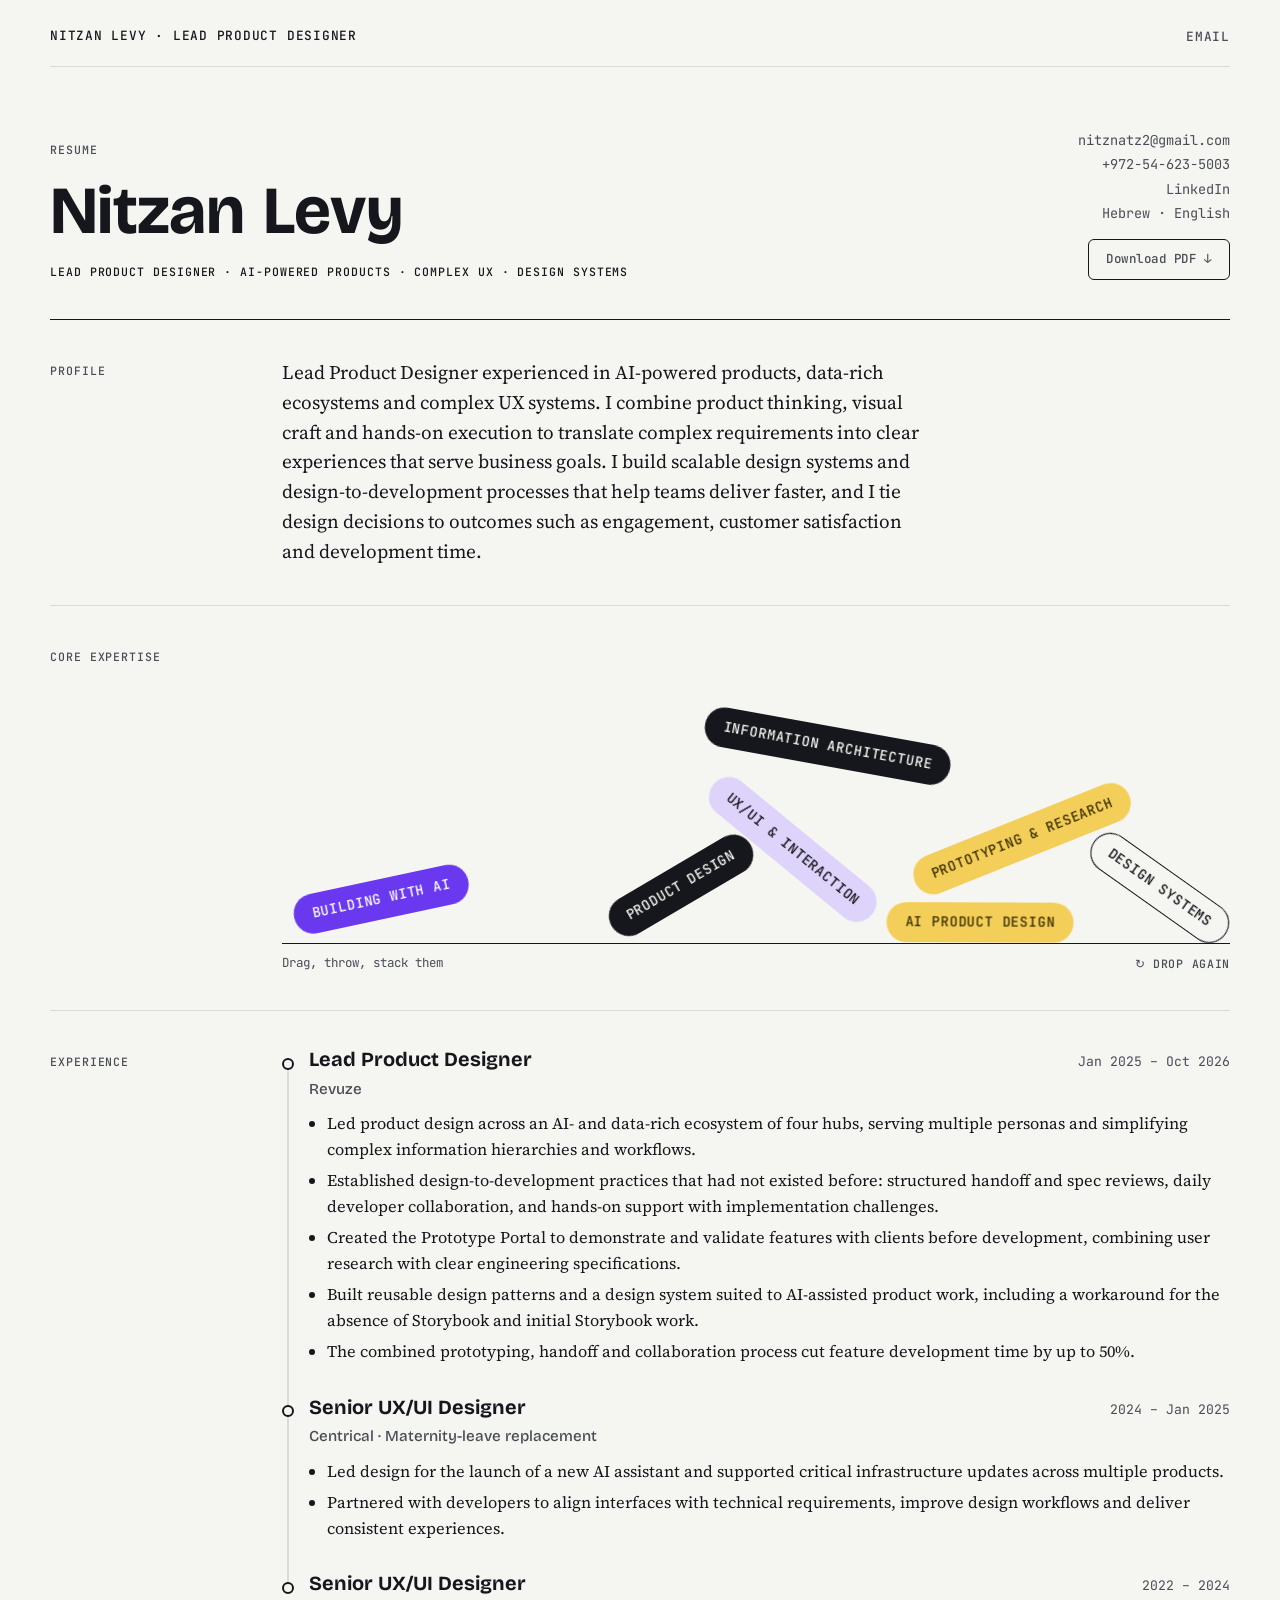
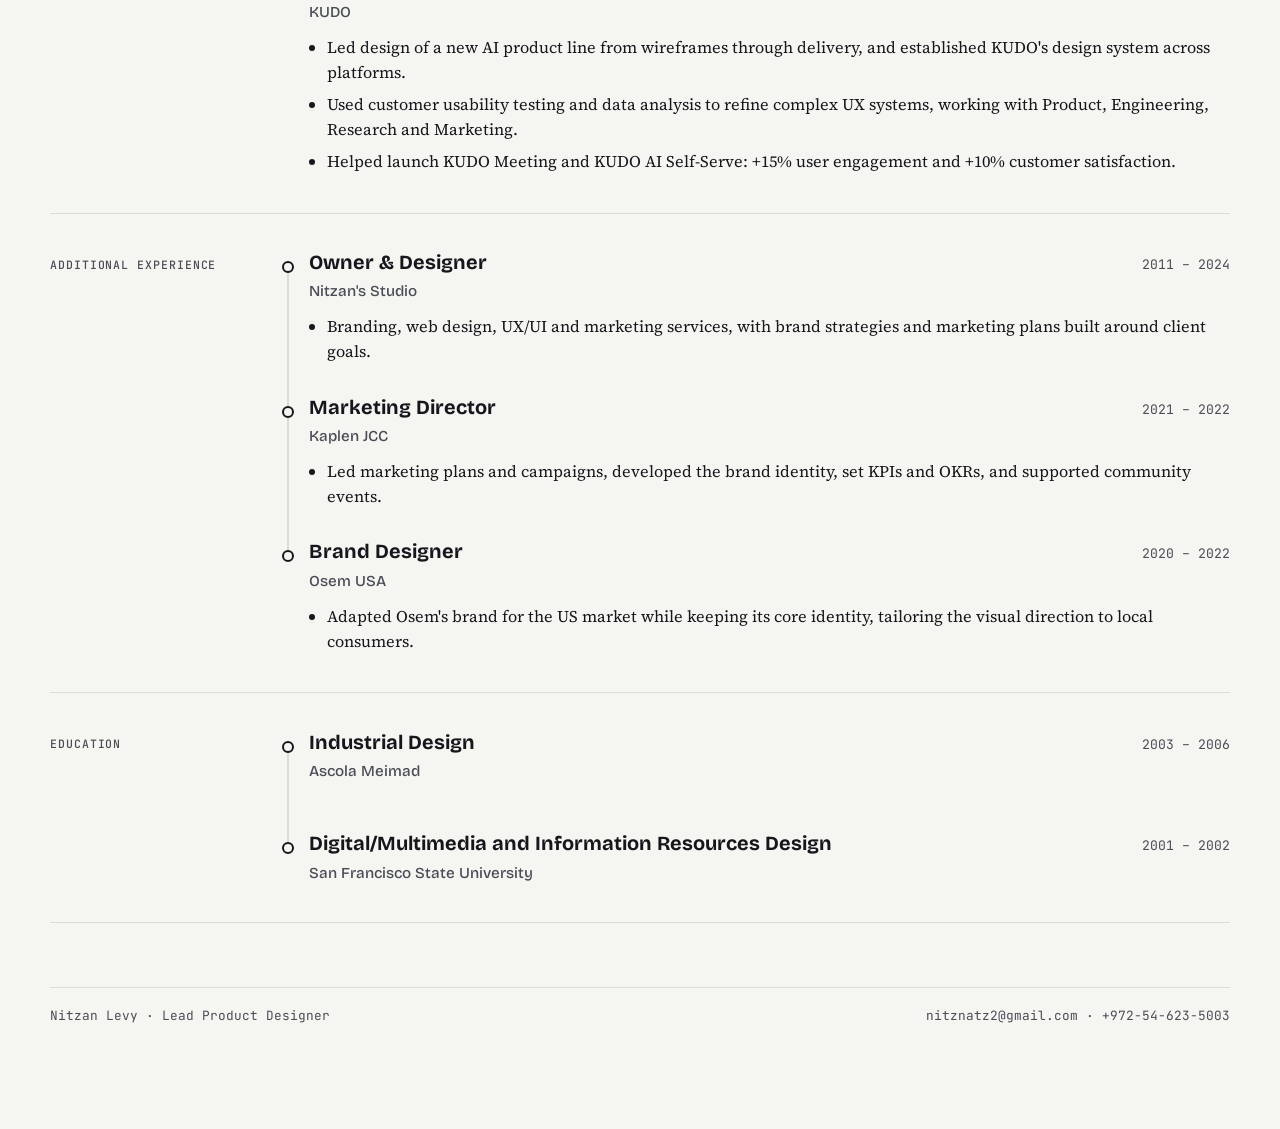
<file: cv/index.html>
<!doctype html><html lang="en"><head><meta charset="utf-8"><meta name="viewport" content="width=device-width,initial-scale=1,viewport-fit=cover">
<title>Nitzan Levy · Resume</title>
<meta name="description" content="Resume of Nitzan Levy, Lead Product Designer for AI-powered, data-rich products.">
<link rel="preconnect" href="https://fonts.googleapis.com">
<link rel="preconnect" href="https://fonts.gstatic.com" crossorigin>
<link href="https://fonts.googleapis.com/css2?family=Bricolage+Grotesque:opsz,wght@12..96,500;12..96,700&family=Source+Serif+4:ital,opsz,wght@0,8..60,400;0,8..60,600;1,8..60,400&family=JetBrains+Mono:wght@400;500&display=swap" rel="stylesheet">
<link rel="stylesheet" href="site.css">
<script src="site.js" defer></script>
</head><body>
<div class="wrap">
  <nav class="nav" aria-label="Main"><span class="home">Nitzan Levy<span class="long"> · Lead Product Designer</span></span><ul><li><a href="mailto:nitznatz2@gmail.com">Email</a></li></ul></nav>
  <header class="cv-head">
    <div style="display:grid;gap:1.1rem">
      <span class="label">Resume</span>
      <h1 style="font-size:clamp(2.4rem,6vw,4.2rem)">Nitzan Levy</h1>
      <p class="label" style="color:var(--ink)">Lead Product Designer · AI-powered products · Complex UX · Design systems</p>
    </div>
    <div class="contact">
      <a href="mailto:nitznatz2@gmail.com">nitznatz2@gmail.com</a>
      <a href="tel:+972546235003">+972-54-623-5003</a>
      <a href="https://www.linkedin.com/in/nitzan-levy-86036b2b/" target="_blank" rel="noopener">LinkedIn</a>
      <span>Hebrew · English</span>
      <a class="btn print" href="Nitzan-Levy-Resume.pdf" download="Nitzan-Levy-Resume.pdf" target="_blank" rel="noopener" style="margin-top:.6rem;font:500 .78rem/1 var(--f-mono);justify-self:end;text-decoration:none">Download PDF ↓</a>
    </div>
  </header>

  <div class="cv-sec">
    <span class="label">Profile</span>
    <p class="col" style="font-size:1.2rem;line-height:1.55">Lead Product Designer experienced in AI-powered products, data-rich ecosystems and complex UX systems. I combine product thinking, visual craft and hands-on execution to translate complex requirements into clear experiences that serve business goals. I build scalable design systems and design-to-development processes that help teams deliver faster, and I tie design decisions to outcomes such as engagement, customer satisfaction and development time.</p>
  </div>

  <div class="cv-sec">
    <span class="label">Core expertise</span>
    <ul class="skills">
      <li>Product Design</li><li>AI Product Design</li><li>Building with AI</li><li>UX/UI &amp; Interaction</li><li>Design Systems</li><li>Prototyping &amp; Research</li><li>Information Architecture</li><li>Design–Engineering Collaboration</li>
    </ul>
  </div>

  <div class="cv-sec">
    <span class="label">Experience</span>
    <div>
      <article class="job">
        <div class="job-top"><h3>Lead Product Designer</h3><span class="when">Jan 2025 – Oct 2026</span></div>
        <span class="co">Revuze</span>
        <ul>
          <li>Led product design across an AI- and data-rich ecosystem of four hubs, serving multiple personas and simplifying complex information hierarchies and workflows.</li>
          <li>Established design-to-development practices that had not existed before: structured handoff and spec reviews, daily developer collaboration, and hands-on support with implementation challenges.</li>
          <li>Created the Prototype Portal to demonstrate and validate features with clients before development, combining user research with clear engineering specifications.</li>
          <li>Built reusable design patterns and a design system suited to AI-assisted product work, including a workaround for the absence of Storybook and initial Storybook work.</li>
          <li>The combined prototyping, handoff and collaboration process cut feature development time by up to 50%.</li>
        </ul>
      </article>
      <article class="job">
        <div class="job-top"><h3>Senior UX/UI Designer</h3><span class="when">2024 – Jan 2025</span></div>
        <span class="co">Centrical · Maternity-leave replacement</span>
        <ul>
          <li>Led design for the launch of a new AI assistant and supported critical infrastructure updates across multiple products.</li>
          <li>Partnered with developers to align interfaces with technical requirements, improve design workflows and deliver consistent experiences.</li>
        </ul>
      </article>
      <article class="job">
        <div class="job-top"><h3>Senior UX/UI Designer</h3><span class="when">2022 – 2024</span></div>
        <span class="co">KUDO</span>
        <ul>
          <li>Led design of a new AI product line from wireframes through delivery, and established KUDO's design system across platforms.</li>
          <li>Used customer usability testing and data analysis to refine complex UX systems, working with Product, Engineering, Research and Marketing.</li>
          <li>Helped launch KUDO Meeting and KUDO AI Self-Serve: +15% user engagement and +10% customer satisfaction.</li>
        </ul>
      </article>
    </div>
  </div>

  <div class="cv-sec">
    <span class="label">Additional experience</span>
    <div>
      <article class="job">
        <div class="job-top"><h3>Owner &amp; Designer</h3><span class="when">2011 – 2024</span></div>
        <span class="co">Nitzan's Studio</span>
        <ul><li>Branding, web design, UX/UI and marketing services, with brand strategies and marketing plans built around client goals.</li></ul>
      </article>
      <article class="job">
        <div class="job-top"><h3>Marketing Director</h3><span class="when">2021 – 2022</span></div>
        <span class="co">Kaplen JCC</span>
        <ul><li>Led marketing plans and campaigns, developed the brand identity, set KPIs and OKRs, and supported community events.</li></ul>
      </article>
      <article class="job">
        <div class="job-top"><h3>Brand Designer</h3><span class="when">2020 – 2022</span></div>
        <span class="co">Osem USA</span>
        <ul><li>Adapted Osem's brand for the US market while keeping its core identity, tailoring the visual direction to local consumers.</li></ul>
      </article>
    </div>
  </div>

  <div class="cv-sec">
    <span class="label">Education</span>
    <div style="display:grid;gap:1.2rem">
      <div class="job"><div class="job-top"><h3>Industrial Design</h3><span class="when">2003 – 2006</span></div><span class="co">Ascola Meimad</span></div>
      <div class="job"><div class="job-top"><h3>Digital/Multimedia and Information Resources Design</h3><span class="when">2001 – 2002</span></div><span class="co">San Francisco State University</span></div>
    </div>
  </div>
  <footer class="foot"><span>Nitzan Levy · Lead Product Designer</span><span>nitznatz2@gmail.com · +972-54-623-5003</span></footer>
</div>

</body></html>
</file>
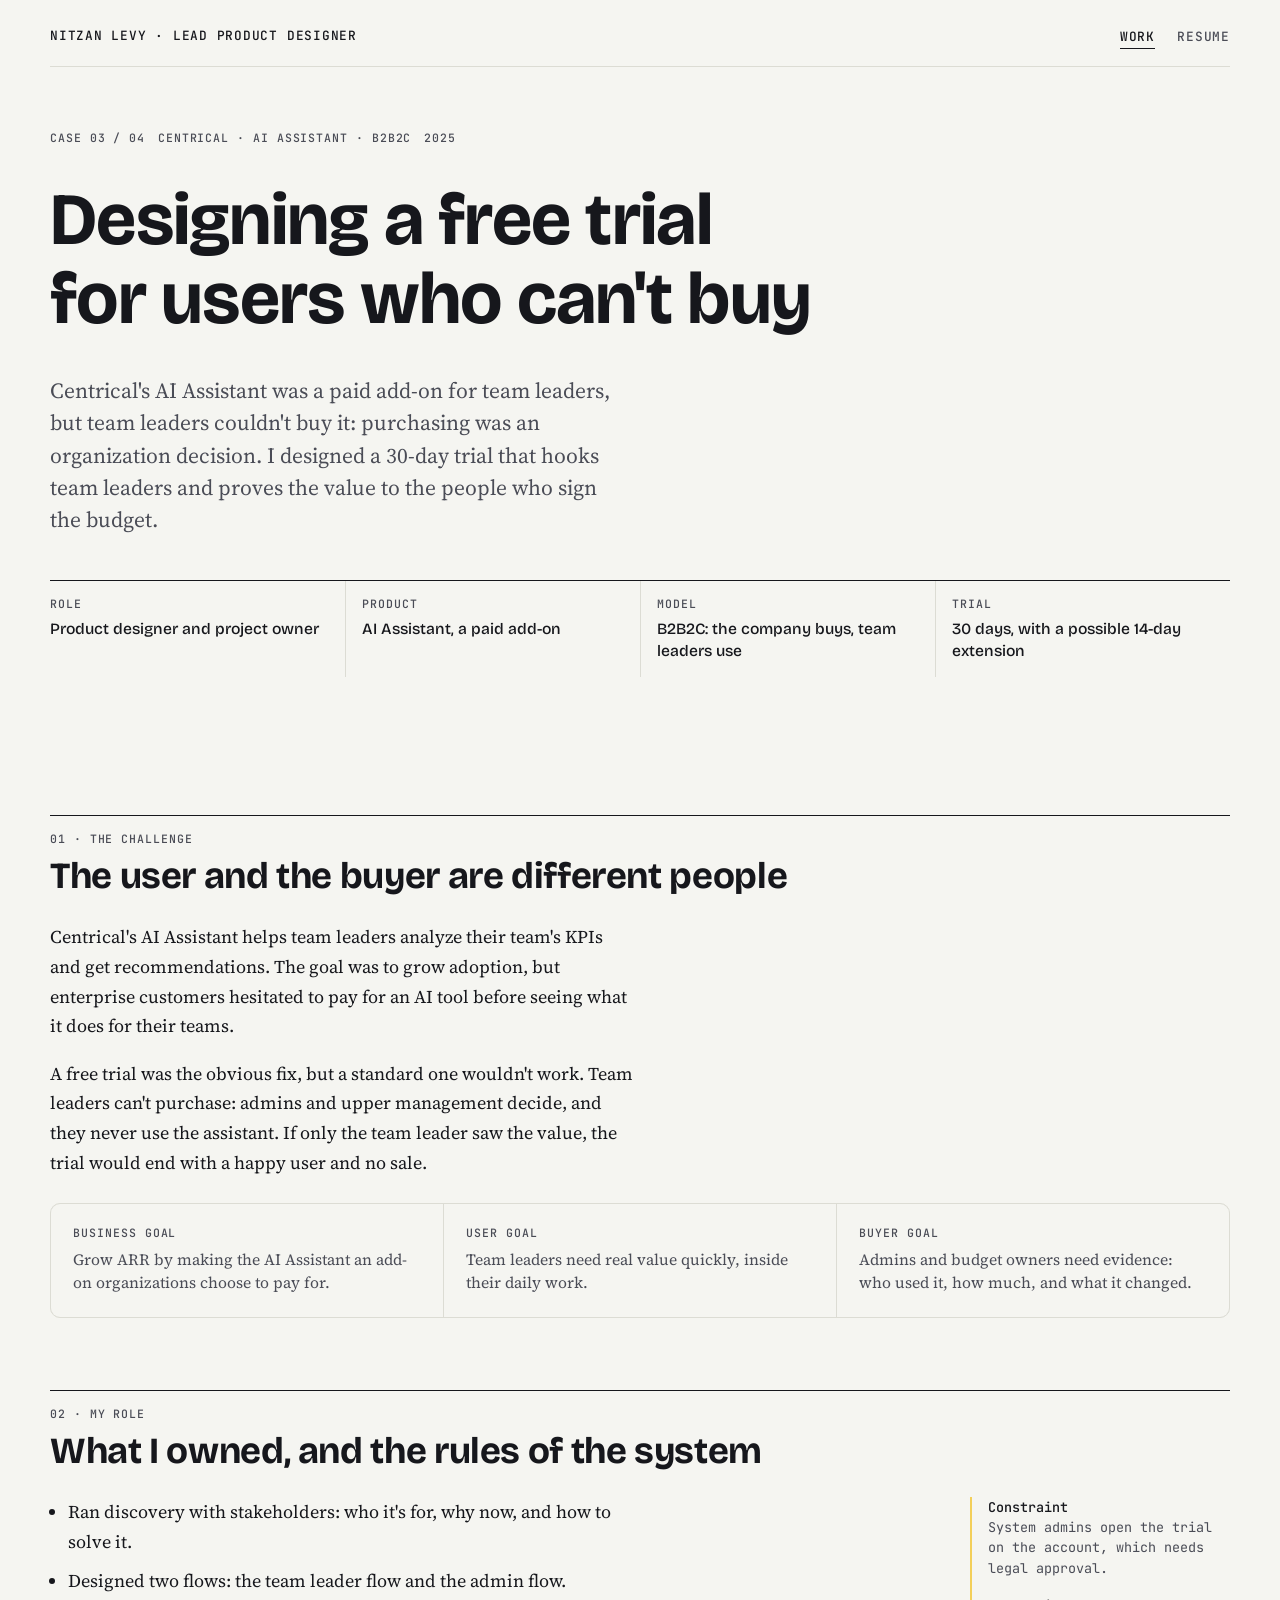
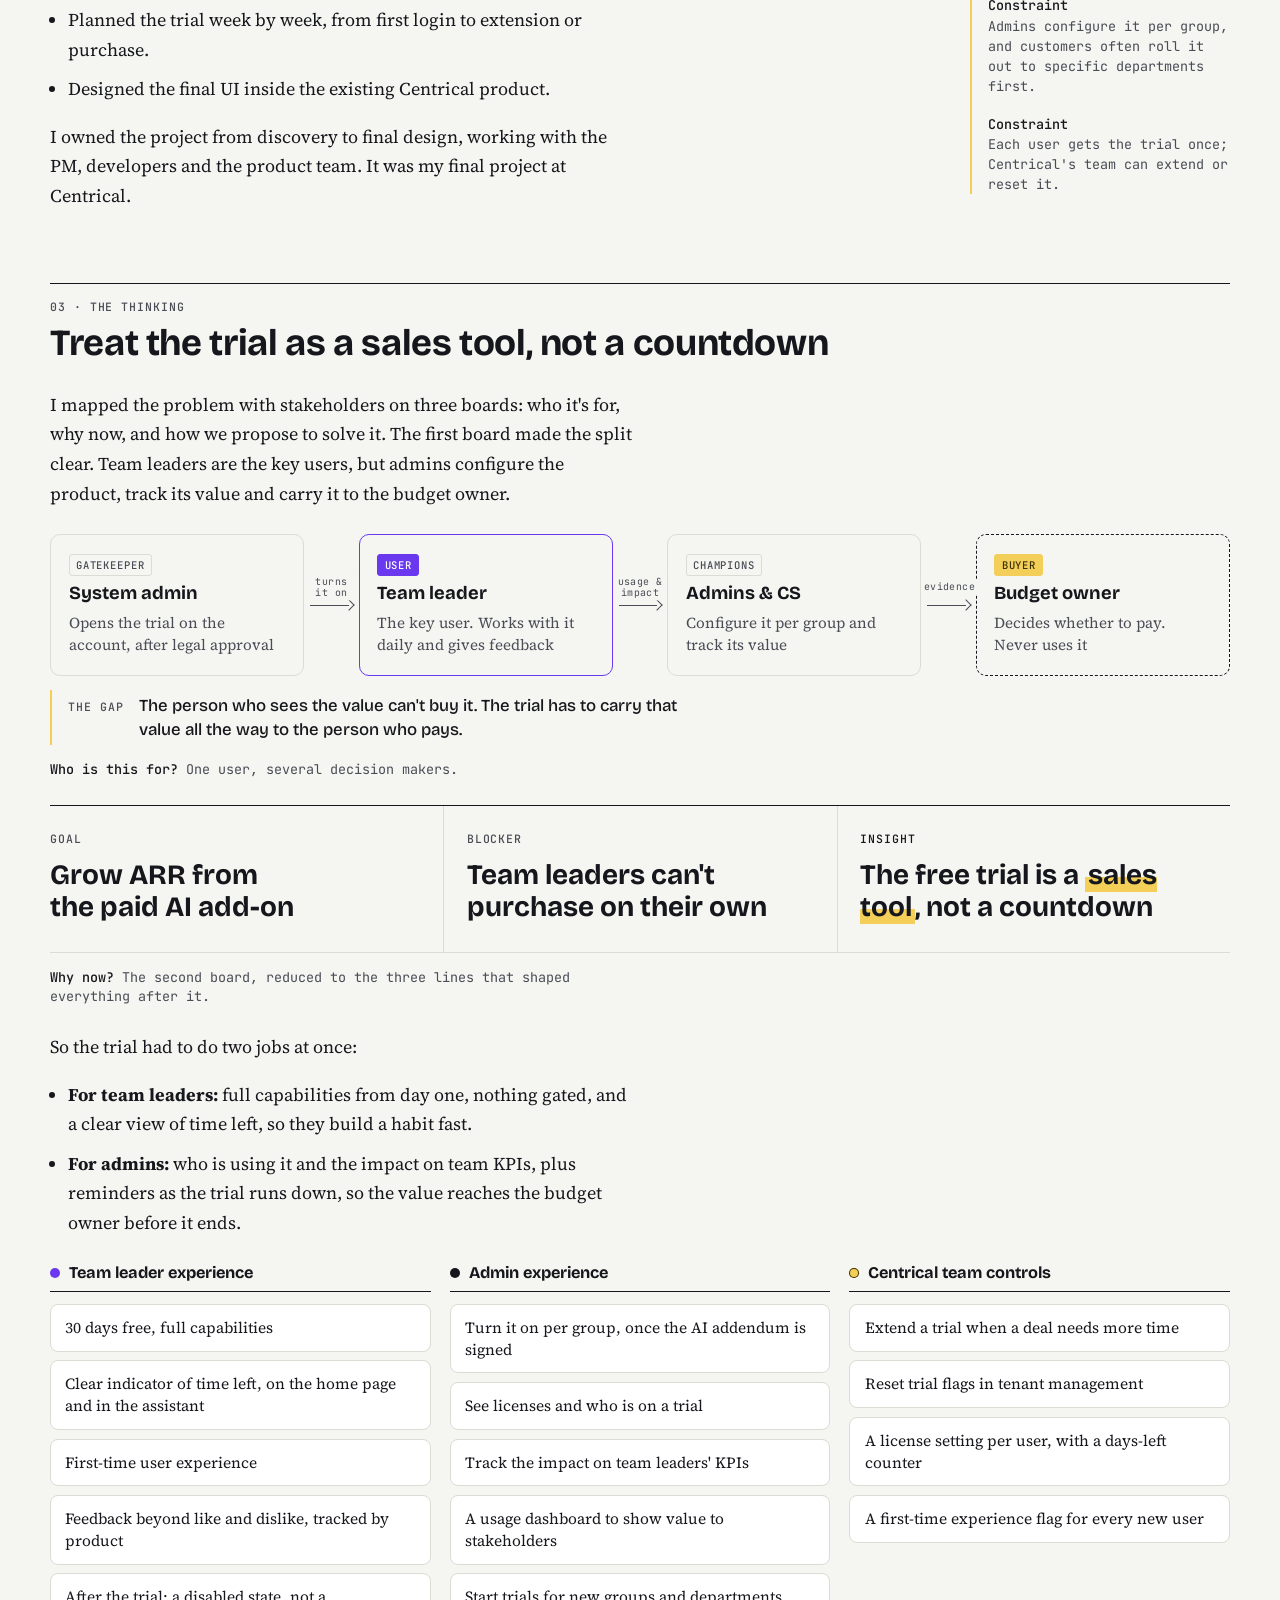
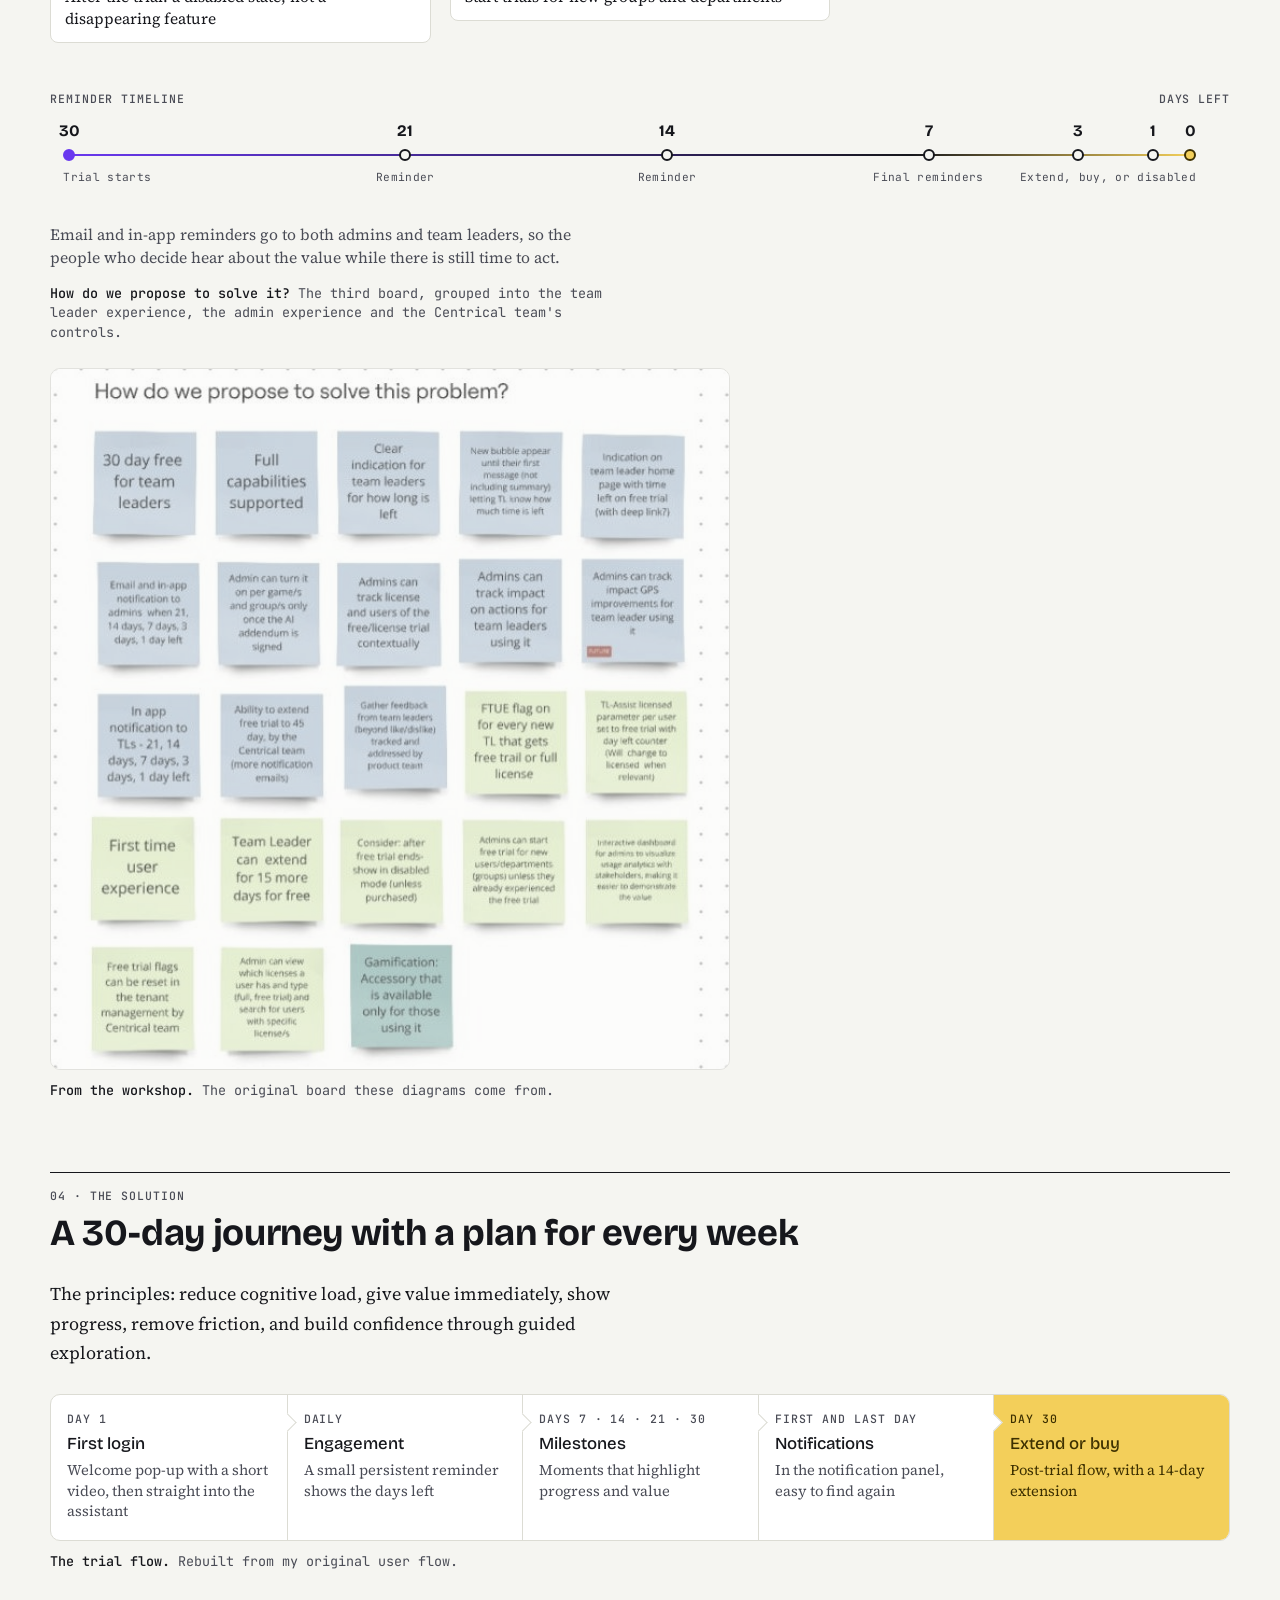
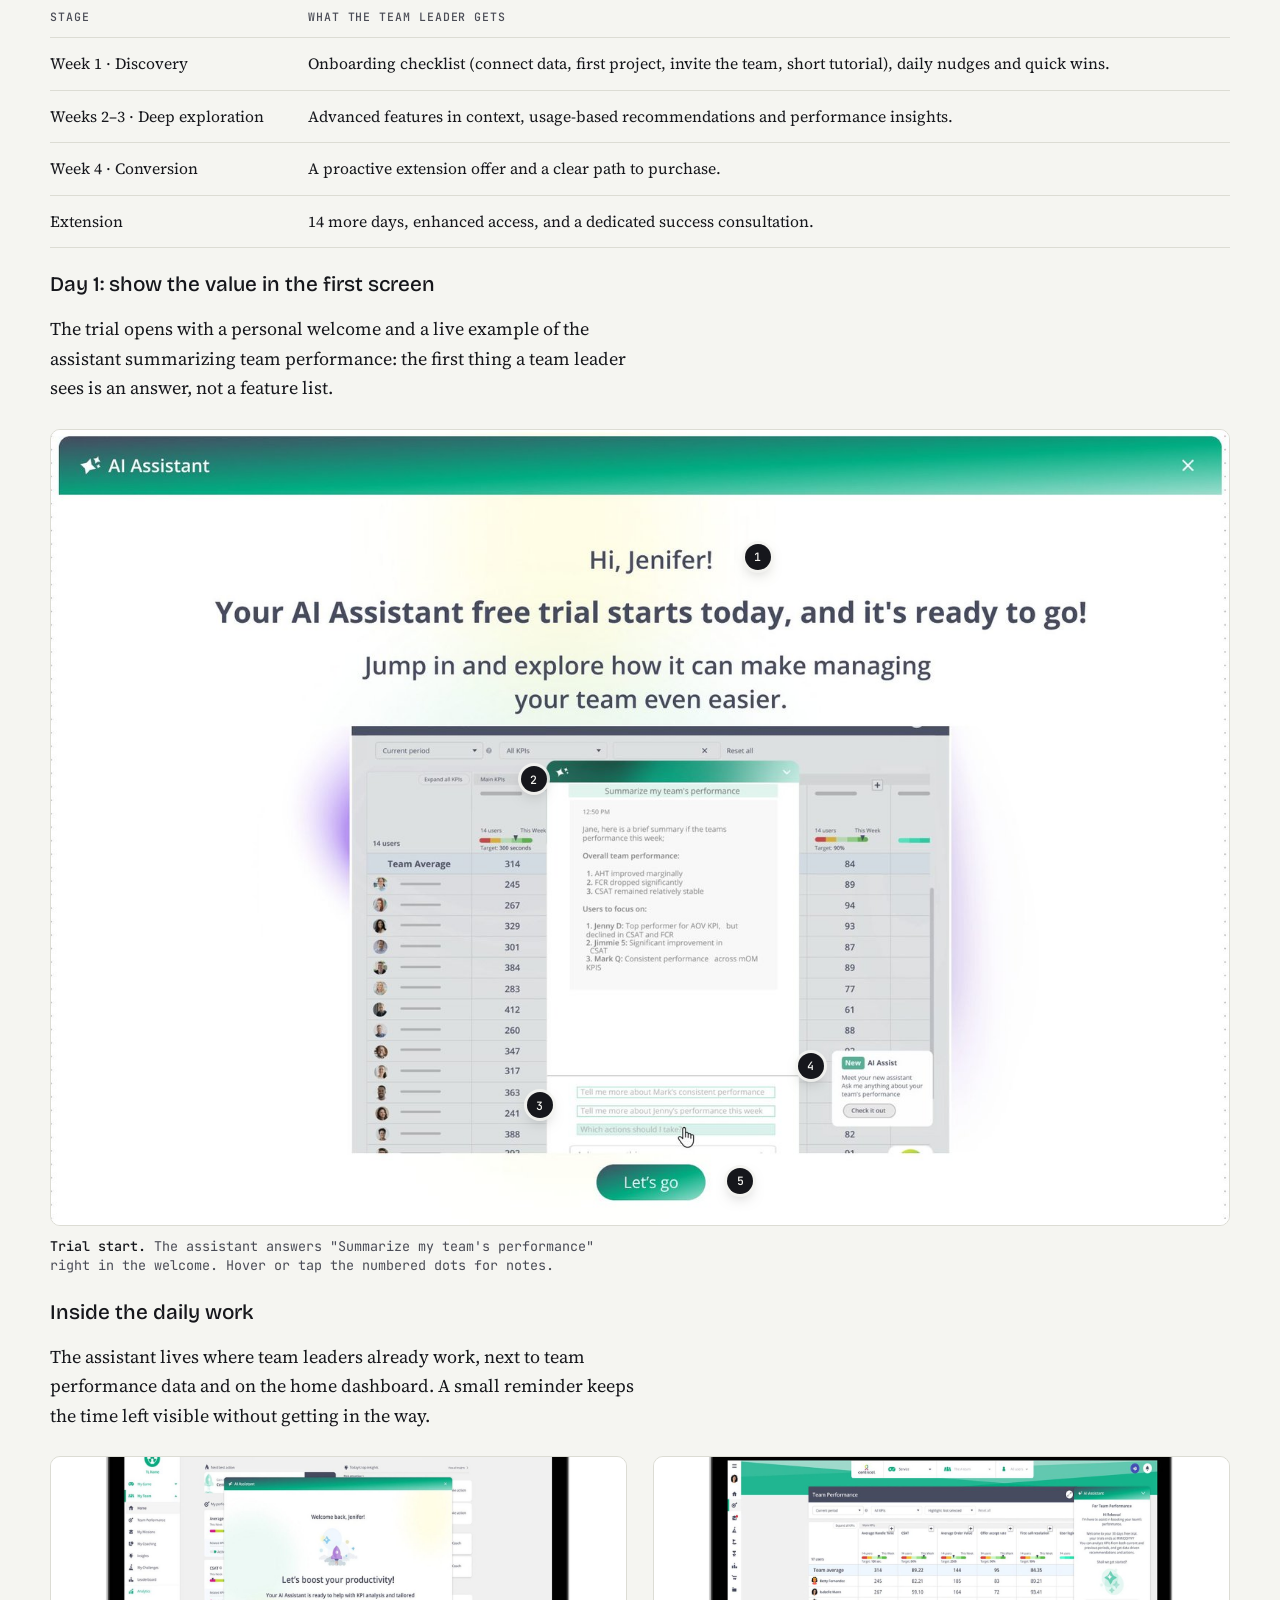
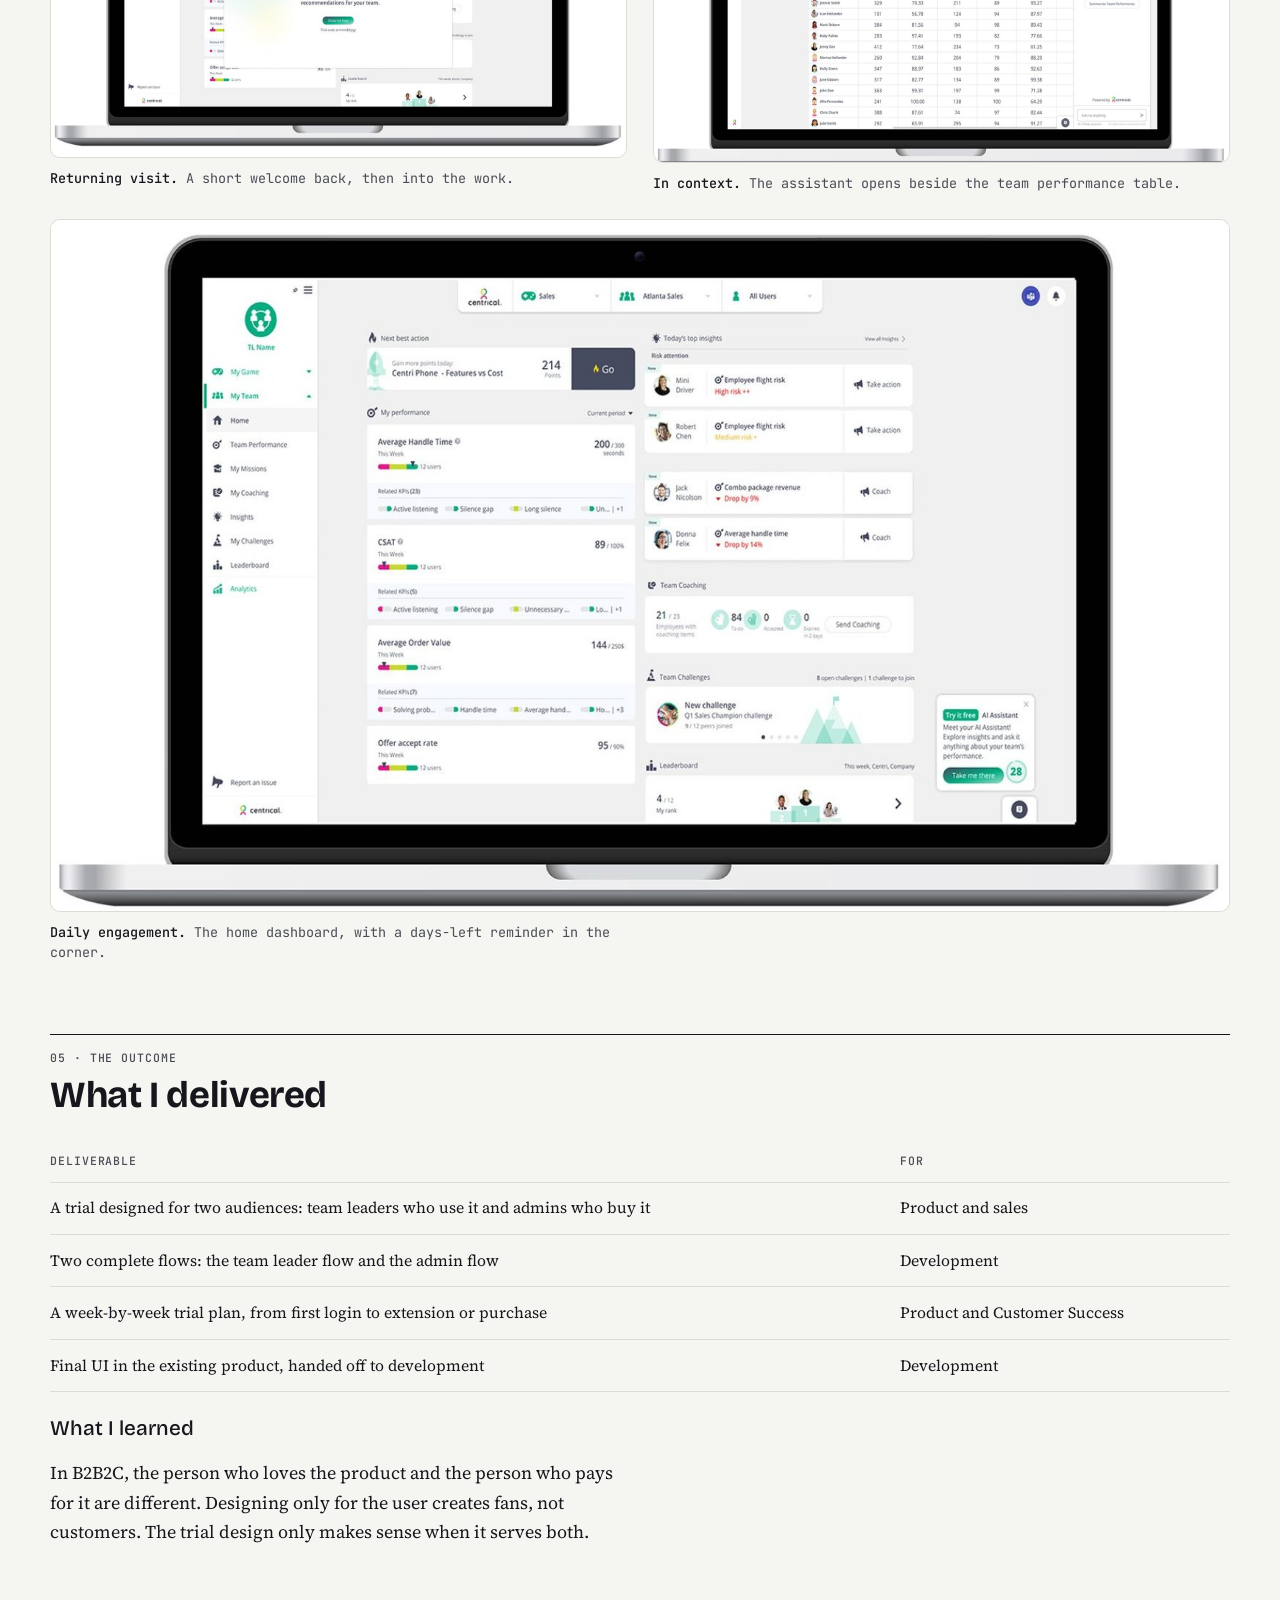
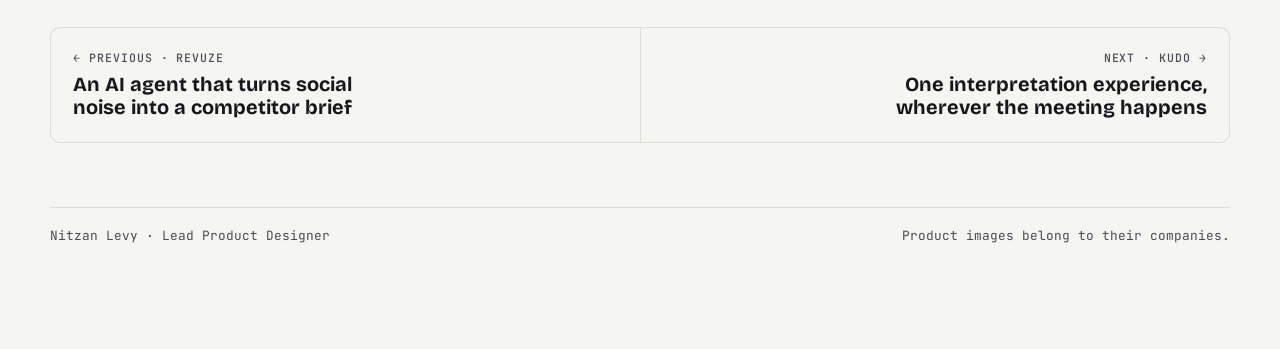
<file: ai-assistant-trial.html>
<!doctype html><html lang="en"><head><meta charset="utf-8"><meta name="viewport" content="width=device-width,initial-scale=1,viewport-fit=cover">
<title>AI Assistant trial · Nitzan Levy</title>
<meta name="description" content="A 30-day trial for an AI add-on, designed for two audiences: the team leaders who use it, and the admins who decide whether to pay for it.">
<link rel="preconnect" href="https://fonts.googleapis.com">
<link rel="preconnect" href="https://fonts.gstatic.com" crossorigin>
<link href="https://fonts.googleapis.com/css2?family=Bricolage+Grotesque:opsz,wght@12..96,500;12..96,700&family=Source+Serif+4:ital,opsz,wght@0,8..60,400;0,8..60,600;1,8..60,400&family=JetBrains+Mono:wght@400;500&display=swap" rel="stylesheet">
<link rel="stylesheet" href="site.css">
<script src="site.js" defer></script>
</head><body>
<div class="wrap">
  <nav class="nav" aria-label="Main"><a class="home" href="index.html">Nitzan Levy<span class="long"> · Lead Product Designer</span></a><ul><li><a href="index.html#work" aria-current="page">Work</a></li><li><a href="resume.html">Resume</a></li></ul></nav>

  <div class="hero">
    <div class="kicker"><span class="label">Case 03 / 04</span><span class="label">Centrical · AI Assistant · B2B2C</span><span class="label">2025</span></div>
    <h1>Designing a free trial for users who can't buy</h1>
    <p class="lede">Centrical's AI Assistant was a paid add-on for team leaders, but team leaders couldn't buy it: purchasing was an organization decision. I designed a 30-day trial that hooks team leaders and proves the value to the people who sign the budget.</p>
    <dl class="facts">
      <div><dt class="label">Role</dt><dd>Product designer and project owner</dd></div>
      <div><dt class="label">Product</dt><dd>AI Assistant, a paid add-on</dd></div>
      <div><dt class="label">Model</dt><dd>B2B2C: the company buys, team leaders use</dd></div>
      <div><dt class="label">Trial</dt><dd>30 days, with a possible 14-day extension</dd></div>
    </dl>
  </div>

  <!-- 01 -->
  <section aria-labelledby="ch">
    <div class="sec-head"><span class="label">01 · The challenge</span><h2 id="ch" class="col">The user and the buyer are different people</h2></div>
    <div class="prose col">
      <p>Centrical's AI Assistant helps team leaders analyze their team's KPIs and get recommendations. The goal was to grow adoption, but enterprise customers hesitated to pay for an AI tool before seeing what it does for their teams.</p>
      <p>A free trial was the obvious fix, but a standard one wouldn't work. Team leaders can't purchase: admins and upper management decide, and they never use the assistant. If only the team leader saw the value, the trial would end with a happy user and no sale.</p>
    </div>
    <div class="outcomes">
      <div><span class="label">Business goal</span><p>Grow ARR by making the AI Assistant an add-on organizations choose to pay for.</p></div>
      <div><span class="label">User goal</span><p>Team leaders need real value quickly, inside their daily work.</p></div>
      <div><span class="label">Buyer goal</span><p>Admins and budget owners need evidence: who used it, how much, and what it changed.</p></div>
    </div>
  </section>

  <!-- 02 -->
  <section aria-labelledby="role">
    <div class="sec-head"><span class="label">02 · My role</span><h2 id="role" class="col">What I owned, and the rules of the system</h2></div>
    <div class="two">
      <div class="prose col">
        <ul class="plain">
          <li>Ran discovery with stakeholders: who it's for, why now, and how to solve it.</li>
          <li>Designed two flows: the team leader flow and the admin flow.</li>
          <li>Planned the trial week by week, from first login to extension or purchase.</li>
          <li>Designed the final UI inside the existing Centrical product.</li>
        </ul>
        <p>I owned the project from discovery to final design, working with the PM, developers and the product team. It was my final project at Centrical.</p>
      </div>
      <aside class="rail">
        <div><b>Constraint</b>System admins open the trial on the account, which needs legal approval.</div>
        <div><b>Constraint</b>Admins configure it per group, and customers often roll it out to specific departments first.</div>
        <div><b>Constraint</b>Each user gets the trial once; Centrical's team can extend or reset it.</div>
      </aside>
    </div>
  </section>

  <!-- 03 -->
  <section aria-labelledby="think">
    <div class="sec-head"><span class="label">03 · The thinking</span><h2 id="think" class="col">Treat the trial as a sales tool, not a countdown</h2></div>
    <div class="prose col">
      <p>I mapped the problem with stakeholders on three boards: who it's for, why now, and how we propose to solve it. The first board made the split clear. Team leaders are the key users, but admins configure the product, track its value and carry it to the budget owner.</p>
    </div>

    <figure class="dg">
      <div class="chain" role="img" aria-label="Stakeholder map. The system admin opens the trial on the account after legal approval. The team leader uses the assistant and gives feedback. Admins and Customer Success configure it per group and track its value. The budget owner decides whether to pay. Team leaders cannot purchase on their own.">
        <div class="node"><span class="tag">Gatekeeper</span><b>System admin</b><span>Opens the trial on the account, after legal approval</span></div>
        <div class="link"><span>turns it on</span></div>
        <div class="node user"><span class="tag">User</span><b>Team leader</b><span>The key user. Works with it daily and gives feedback</span></div>
        <div class="link"><span>usage &amp; impact</span></div>
        <div class="node"><span class="tag">Champions</span><b>Admins &amp; CS</b><span>Configure it per group and track its value</span></div>
        <div class="link"><span>evidence</span></div>
        <div class="node buyer"><span class="tag">Buyer</span><b>Budget owner</b><span>Decides whether to pay. Never uses it</span></div>
      </div>
      <div class="gap-note"><span class="label">The gap</span><p>The person who sees the value can't buy it. The trial has to carry that value all the way to the person who pays.</p></div>
      <figcaption><b>Who is this for?</b> One user, several decision makers.</figcaption>
    </figure>

    <figure class="dg">
      <div class="brief">
        <div><span class="label">Goal</span><p>Grow ARR from the paid AI add-on</p></div>
        <div><span class="label">Blocker</span><p>Team leaders can't purchase on their own</p></div>
        <div class="hl"><span class="label">Insight</span><p>The free trial is a <mark>sales tool</mark>, not a countdown</p></div>
      </div>
      <figcaption><b>Why now?</b> The second board, reduced to the three lines that shaped everything after it.</figcaption>
    </figure>

    <div class="prose col">
      <p>So the trial had to do two jobs at once:</p>
      <ul class="plain">
        <li><b>For team leaders:</b> full capabilities from day one, nothing gated, and a clear view of time left, so they build a habit fast.</li>
        <li><b>For admins:</b> who is using it and the impact on team KPIs, plus reminders as the trial runs down, so the value reaches the budget owner before it ends.</li>
      </ul>
    </div>

    <figure class="dg">
      <div class="smap">
        <div class="lane">
          <div class="lane-h"><span class="dot u"></span><b>Team leader experience</b></div>
          <div class="sm-card">30 days free, full capabilities</div>
          <div class="sm-card">Clear indicator of time left, on the home page and in the assistant</div>
          <div class="sm-card">First-time user experience</div>
          <div class="sm-card">Feedback beyond like and dislike, tracked by product</div>
          <div class="sm-card">After the trial: a disabled state, not a disappearing feature</div>
        </div>
        <div class="lane">
          <div class="lane-h"><span class="dot a"></span><b>Admin experience</b></div>
          <div class="sm-card">Turn it on per group, once the AI addendum is signed</div>
          <div class="sm-card">See licenses and who is on a trial</div>
          <div class="sm-card">Track the impact on team leaders' KPIs</div>
          <div class="sm-card">A usage dashboard to show value to stakeholders</div>
          <div class="sm-card">Start trials for new groups and departments</div>
        </div>
        <div class="lane">
          <div class="lane-h"><span class="dot c"></span><b>Centrical team controls</b></div>
          <div class="sm-card">Extend a trial when a deal needs more time</div>
          <div class="sm-card">Reset trial flags in tenant management</div>
          <div class="sm-card">A license setting per user, with a days-left counter</div>
          <div class="sm-card">A first-time experience flag for every new user</div>
        </div>
      </div>

      <div class="tl" role="img" aria-label="Reminder timeline: email and in-app reminders to admins and team leaders at 21, 14, 7, 3 and 1 days left. At day 0 the trial ends and the assistant moves to a disabled state, or the trial is extended.">
        <div class="tl-h"><span class="label">Reminder timeline</span><span class="label">Days left</span></div>
        <div class="tl-track">
          <div class="tl-bar"></div>
          <div class="tl-pt start" style="--x:0%"><i></i><b>30</b><span>Trial starts</span></div>
          <div class="tl-pt" style="--x:30%"><i></i><b>21</b><span>Reminder</span></div>
          <div class="tl-pt" style="--x:53.33%"><i></i><b>14</b><span>Reminder</span></div>
          <div class="tl-pt" style="--x:76.67%"><i></i><b>7</b><span>Final reminders</span></div>
          <div class="tl-pt" style="--x:90%"><i></i><b>3</b></div>
          <div class="tl-pt" style="--x:96.67%"><i></i><b>1</b></div>
          <div class="tl-pt end" style="--x:100%"><i></i><b>0</b><span>Extend, buy, or disabled</span></div>
        </div>
        <p class="tl-note">Email and in-app reminders go to both admins and team leaders, so the people who decide hear about the value while there is still time to act.</p>
      </div>
      <figcaption><b>How do we propose to solve it?</b> The third board, grouped into the team leader experience, the admin experience and the Centrical team's controls.</figcaption>
    </figure>

    <figure class="narrow raw">
      <div class="frame"><img src="media/centrical/proposals.jpg" alt="The original sticky-note board of proposed solutions from the stakeholder workshop"></div>
      <figcaption><b>From the workshop.</b> The original board these diagrams come from.</figcaption>
    </figure>
  </section>

  <!-- 04 -->
  <section aria-labelledby="sol">
    <div class="sec-head"><span class="label">04 · The solution</span><h2 id="sol" class="col">A 30-day journey with a plan for every week</h2></div>
    <div class="prose col">
      <p>The principles: reduce cognitive load, give value immediately, show progress, remove friction, and build confidence through guided exploration.</p>
    </div>

    <figure>
      <div class="journey" role="img" aria-label="Trial flow: first login, then a welcome pop-up with video, then entering the AI Assistant, then daily engagement with a small persistent reminder and milestone moments on days 7, 14, 21 and 30, then first and last day notifications, then the post-trial extension flow">
        <div class="step"><span class="label">Day 1</span><b>First login</b><span>Welcome pop-up with a short video, then straight into the assistant</span></div>
        <div class="step"><span class="label">Daily</span><b>Engagement</b><span>A small persistent reminder shows the days left</span></div>
        <div class="step"><span class="label">Days 7 · 14 · 21 · 30</span><b>Milestones</b><span>Moments that highlight progress and value</span></div>
        <div class="step"><span class="label">First and last day</span><b>Notifications</b><span>In the notification panel, easy to find again</span></div>
        <div class="step accent"><span class="label">Day 30</span><b>Extend or buy</b><span>Post-trial flow, with a 14-day extension</span></div>
      </div>
      <figcaption><b>The trial flow.</b> Rebuilt from my original user flow.</figcaption>
    </figure>

    <div class="tbl-scroll">
      <table>
        <thead><tr><th>Stage</th><th>What the team leader gets</th></tr></thead>
        <tbody>
          <tr><td>Week 1 · Discovery</td><td>Onboarding checklist (connect data, first project, invite the team, short tutorial), daily nudges and quick wins.</td></tr>
          <tr><td>Weeks 2–3 · Deep exploration</td><td>Advanced features in context, usage-based recommendations and performance insights.</td></tr>
          <tr><td>Week 4 · Conversion</td><td>A proactive extension offer and a clear path to purchase.</td></tr>
          <tr><td>Extension</td><td>14 more days, enhanced access, and a dedicated success consultation.</td></tr>
        </tbody>
      </table>
    </div>

    <div class="prose col">
      <h3>Day 1: show the value in the first screen</h3>
      <p>The trial opens with a personal welcome and a live example of the assistant summarizing team performance: the first thing a team leader sees is an answer, not a feature list.</p>
    </div>
    <figure>
      <div class="frame hs-wrap"><img src="media/centrical/trial-start.jpg" alt="AI Assistant trial welcome: Hi Jenifer, your AI Assistant free trial starts today, with an example of the assistant summarizing team performance"><div class="hs" style="--x:60%;--y:16%"><button type="button" aria-expanded="false" aria-label="Note 1: Opens by name, and says the trial starts today">1</button><span class="hs-note" role="tooltip">Opens by name, and says the trial starts today</span></div><div class="hs" style="--x:41%;--y:44%"><button type="button" aria-expanded="false" aria-label="Note 2: A live answer first: the assistant summarizing the team">2</button><span class="hs-note" role="tooltip">A live answer first: the assistant summarizing the team</span></div><div class="hs" style="--x:41.5%;--y:85%"><button type="button" aria-expanded="false" aria-label="Note 3: Suggested follow-up questions, one click away">3</button><span class="hs-note" role="tooltip">Suggested follow-up questions, one click away</span></div><div class="hs" style="--x:64.5%;--y:80%"><button type="button" aria-expanded="false" aria-label="Note 4: The AI Assist entry point the team leader will keep seeing">4</button><span class="hs-note" role="tooltip">The AI Assist entry point the team leader will keep seeing</span></div><div class="hs" style="--x:58.5%;--y:94.5%"><button type="button" aria-expanded="false" aria-label="Note 5: One clear action to begin">5</button><span class="hs-note" role="tooltip">One clear action to begin</span></div></div>
      <figcaption><b>Trial start.</b> The assistant answers "Summarize my team's performance" right in the welcome.</figcaption>
    </figure>

    <div class="prose col">
      <h3>Inside the daily work</h3>
      <p>The assistant lives where team leaders already work, next to team performance data and on the home dashboard. A small reminder keeps the time left visible without getting in the way.</p>
    </div>
    <div class="grid2">
      <figure>
        <div class="frame"><img src="media/centrical/welcome-back.jpg" alt="Returning user sees Welcome back, Let's boost your productivity, inside the Centrical home"></div>
        <figcaption><b>Returning visit.</b> A short welcome back, then into the work.</figcaption>
      </figure>
      <figure>
        <div class="frame"><img src="media/centrical/team-panel.jpg" alt="Team performance table with the AI Assistant panel open beside it"></div>
        <figcaption><b>In context.</b> The assistant opens beside the team performance table.</figcaption>
      </figure>
    </div>
    <figure>
      <div class="frame"><img src="media/centrical/dashboard-reminder.jpg" alt="Centrical home dashboard with a small AI Assistant trial reminder in the corner"></div>
      <figcaption><b>Daily engagement.</b> The home dashboard, with a days-left reminder in the corner.</figcaption>
    </figure>
  </section>

  <!-- 05 -->
  <section aria-labelledby="imp">
    <div class="sec-head"><span class="label">05 · The outcome</span><h2 id="imp" class="col">What I delivered</h2></div>
    <div class="tbl-scroll">
      <table>
        <thead><tr><th>Deliverable</th><th>For</th></tr></thead>
        <tbody>
          <tr><td>A trial designed for two audiences: team leaders who use it and admins who buy it</td><td>Product and sales</td></tr>
          <tr><td>Two complete flows: the team leader flow and the admin flow</td><td>Development</td></tr>
          <tr><td>A week-by-week trial plan, from first login to extension or purchase</td><td>Product and Customer Success</td></tr>
          <tr><td>Final UI in the existing product, handed off to development</td><td>Development</td></tr>
        </tbody>
      </table>
    </div>
    <div class="prose col">
      <h3>What I learned</h3>
      <p>In B2B2C, the person who loves the product and the person who pays for it are different. Designing only for the user creates fans, not customers. The trial design only makes sense when it serves both.</p>
    </div>
  </section>
<nav class="pager" aria-label="More case studies"><a href="competitor-agent.html"><span class="label">← Previous · Revuze</span><b>An AI agent that turns social noise into a competitor brief</b></a><a class="next" href="kudo.html"><span class="label">Next · KUDO →</span><b>One interpretation experience, wherever the meeting happens</b></a></nav><footer class="foot"><span>Nitzan Levy · Lead Product Designer</span><span>Product images belong to their companies.</span></footer>
</div>

</body></html>
</file>
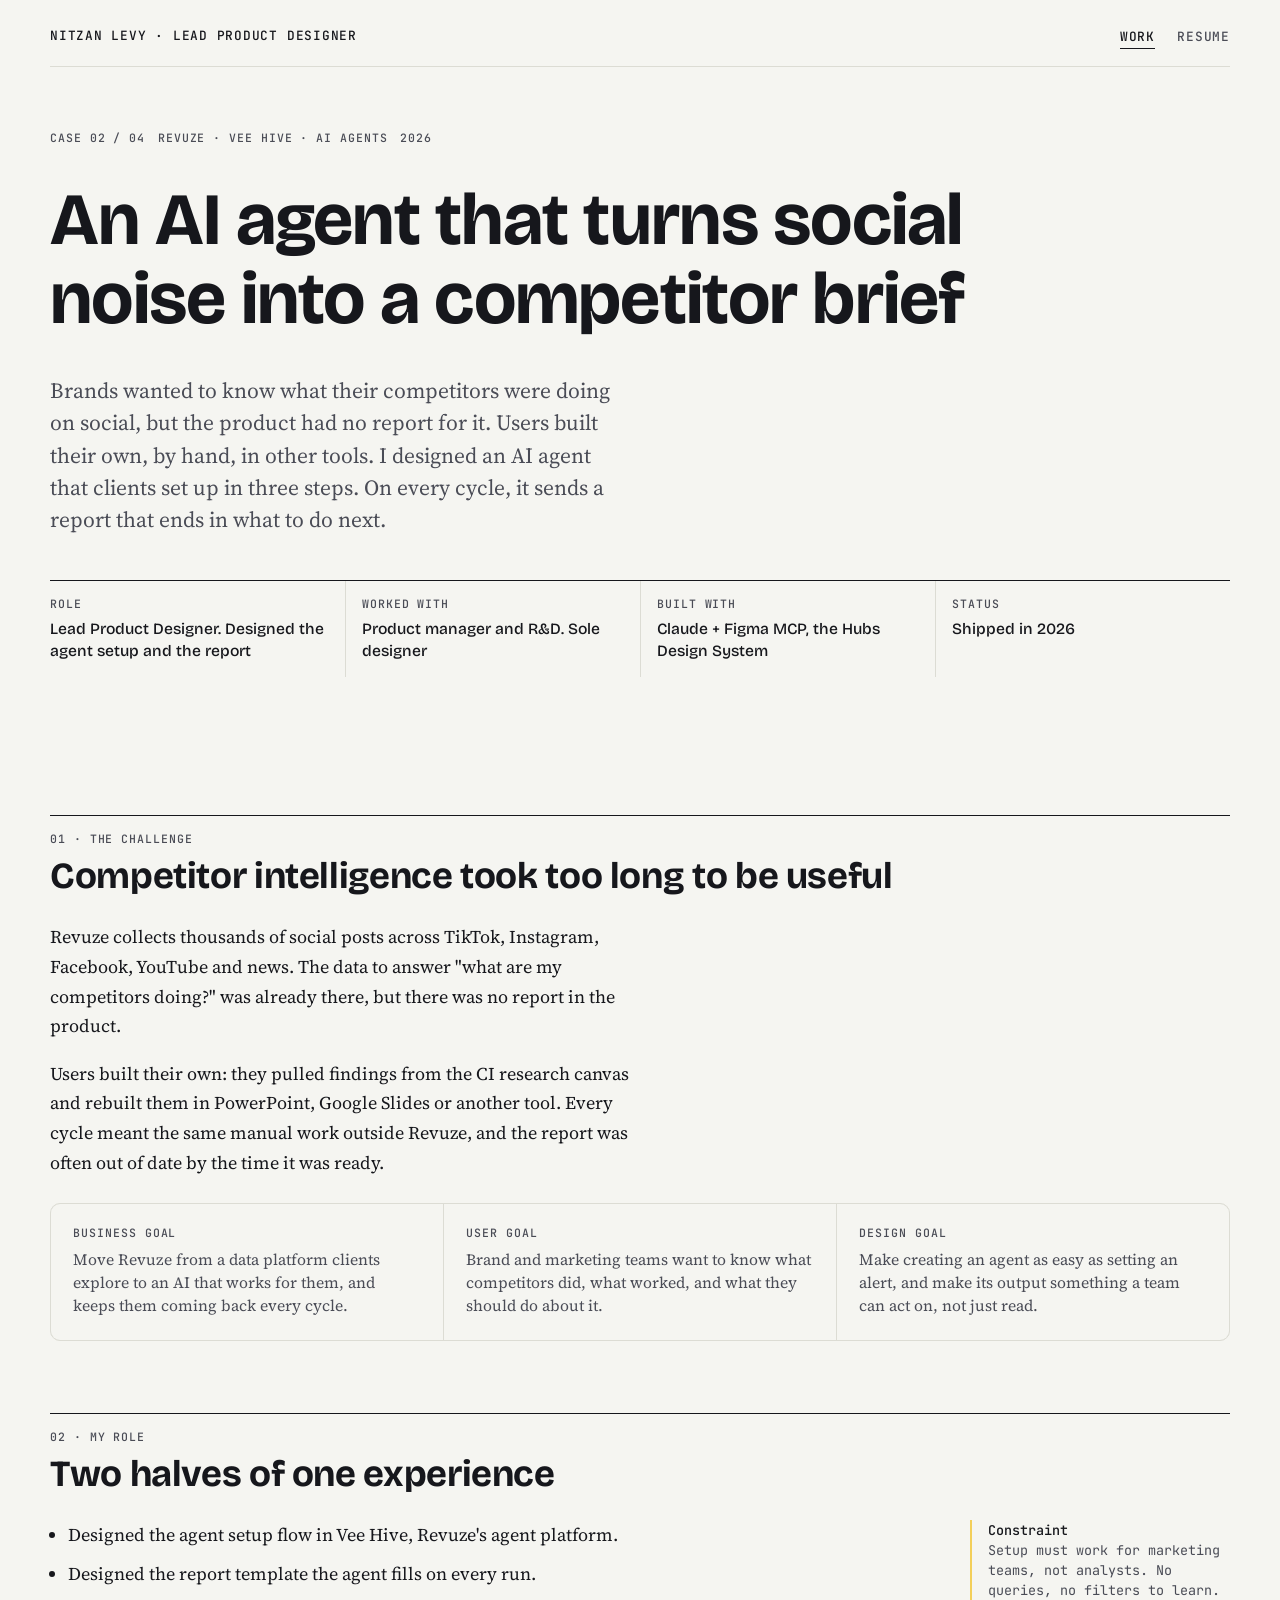
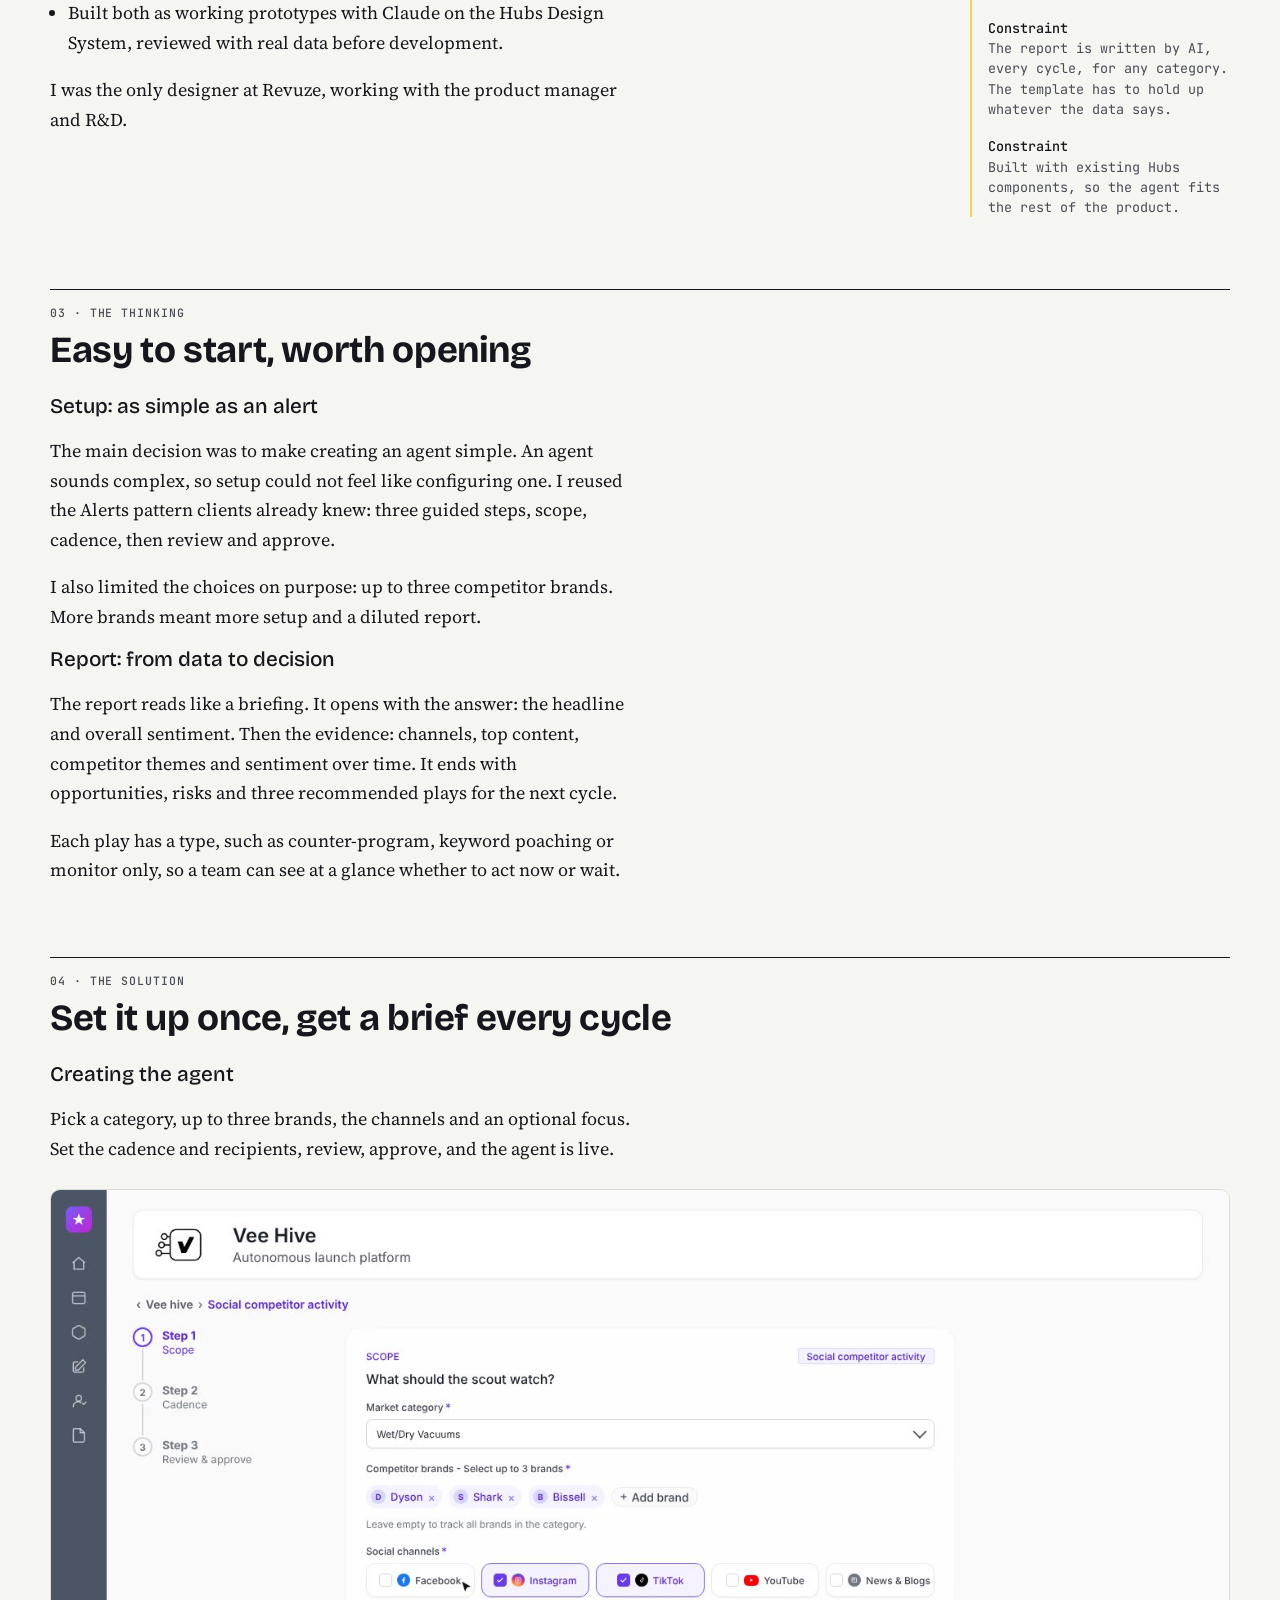
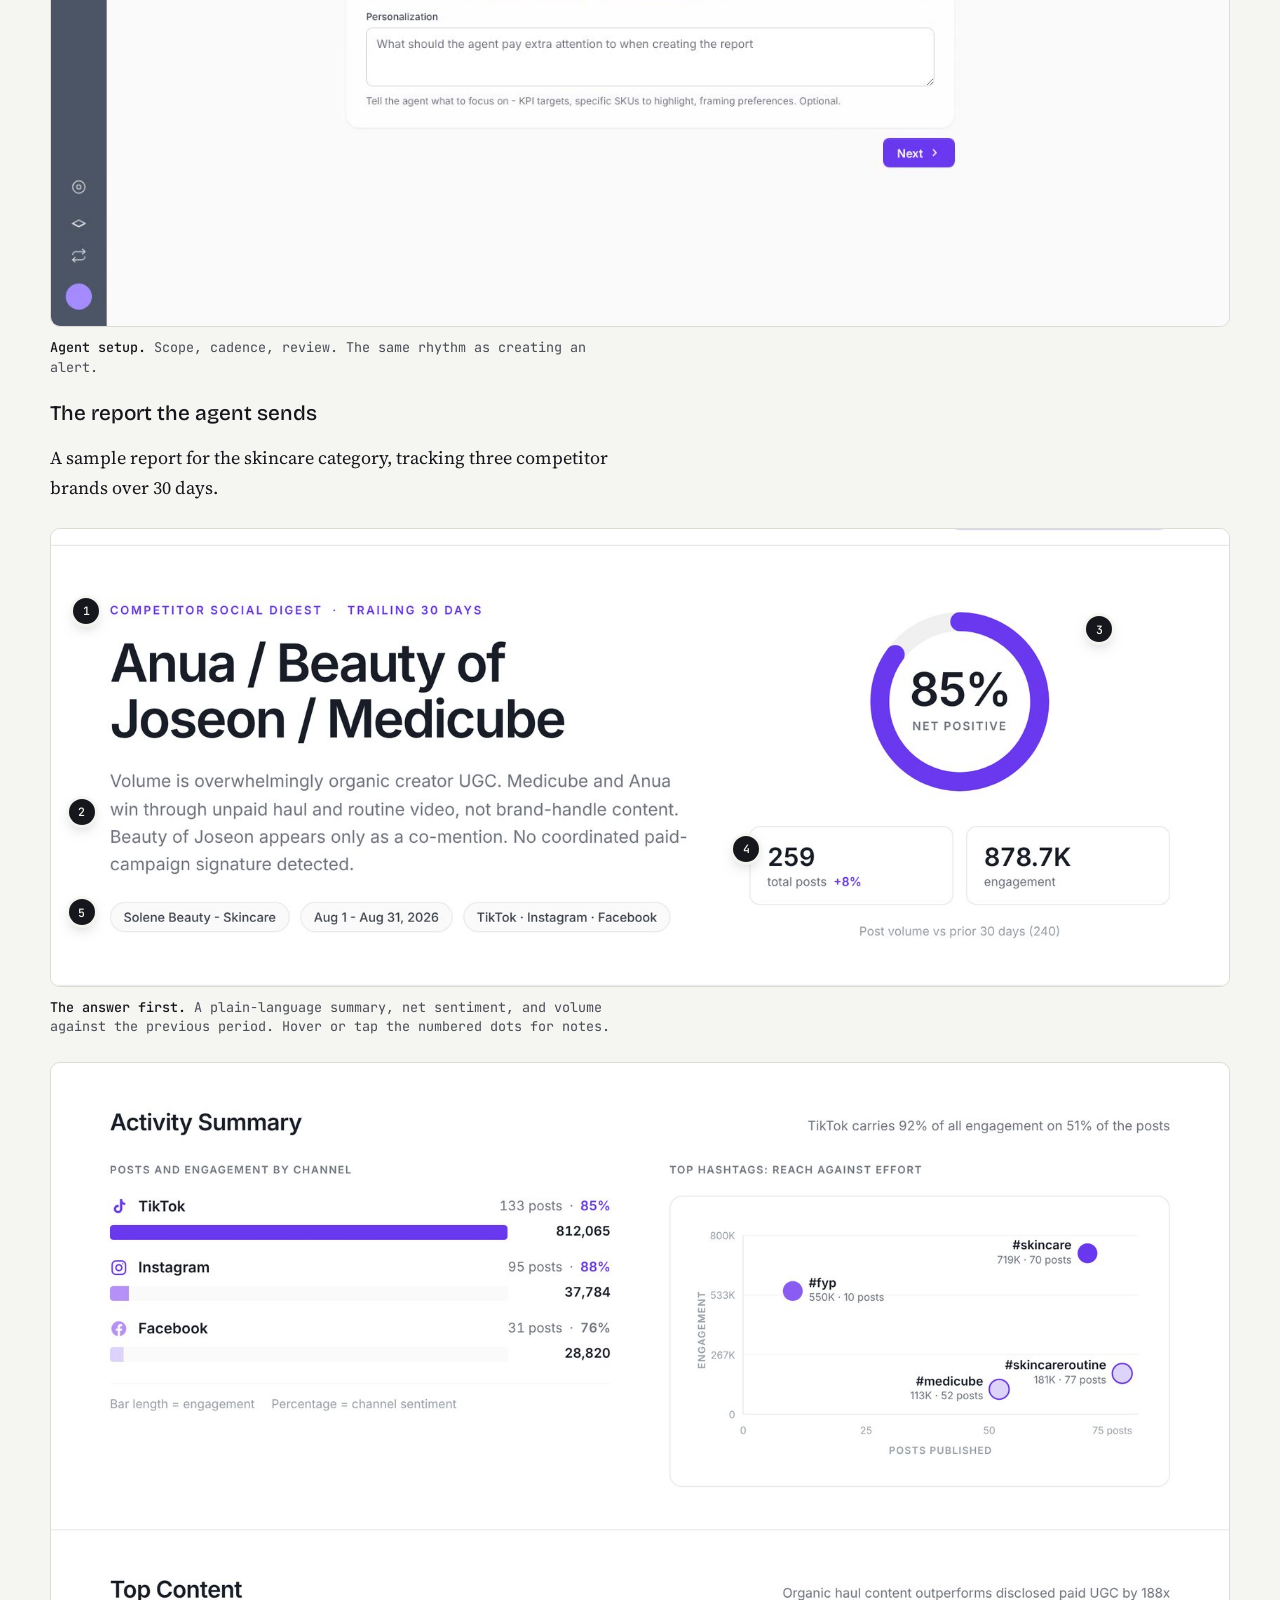
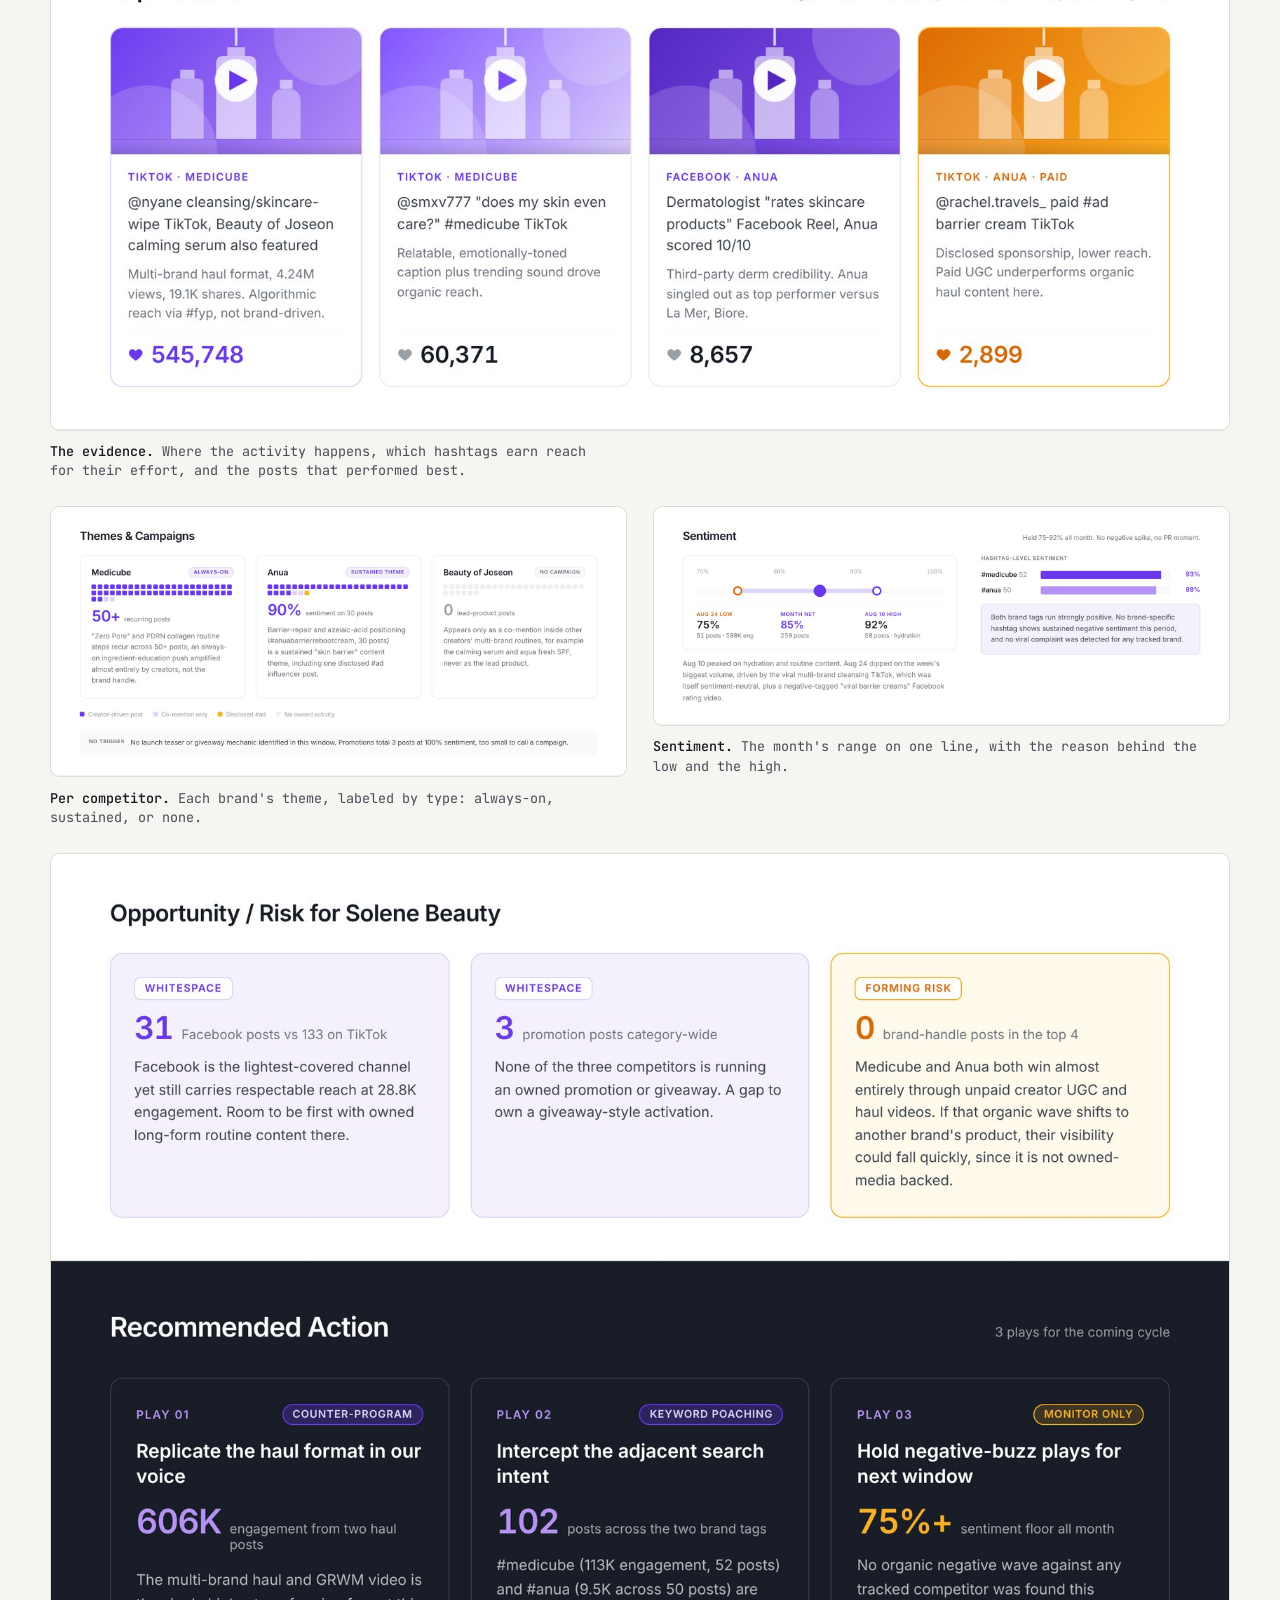
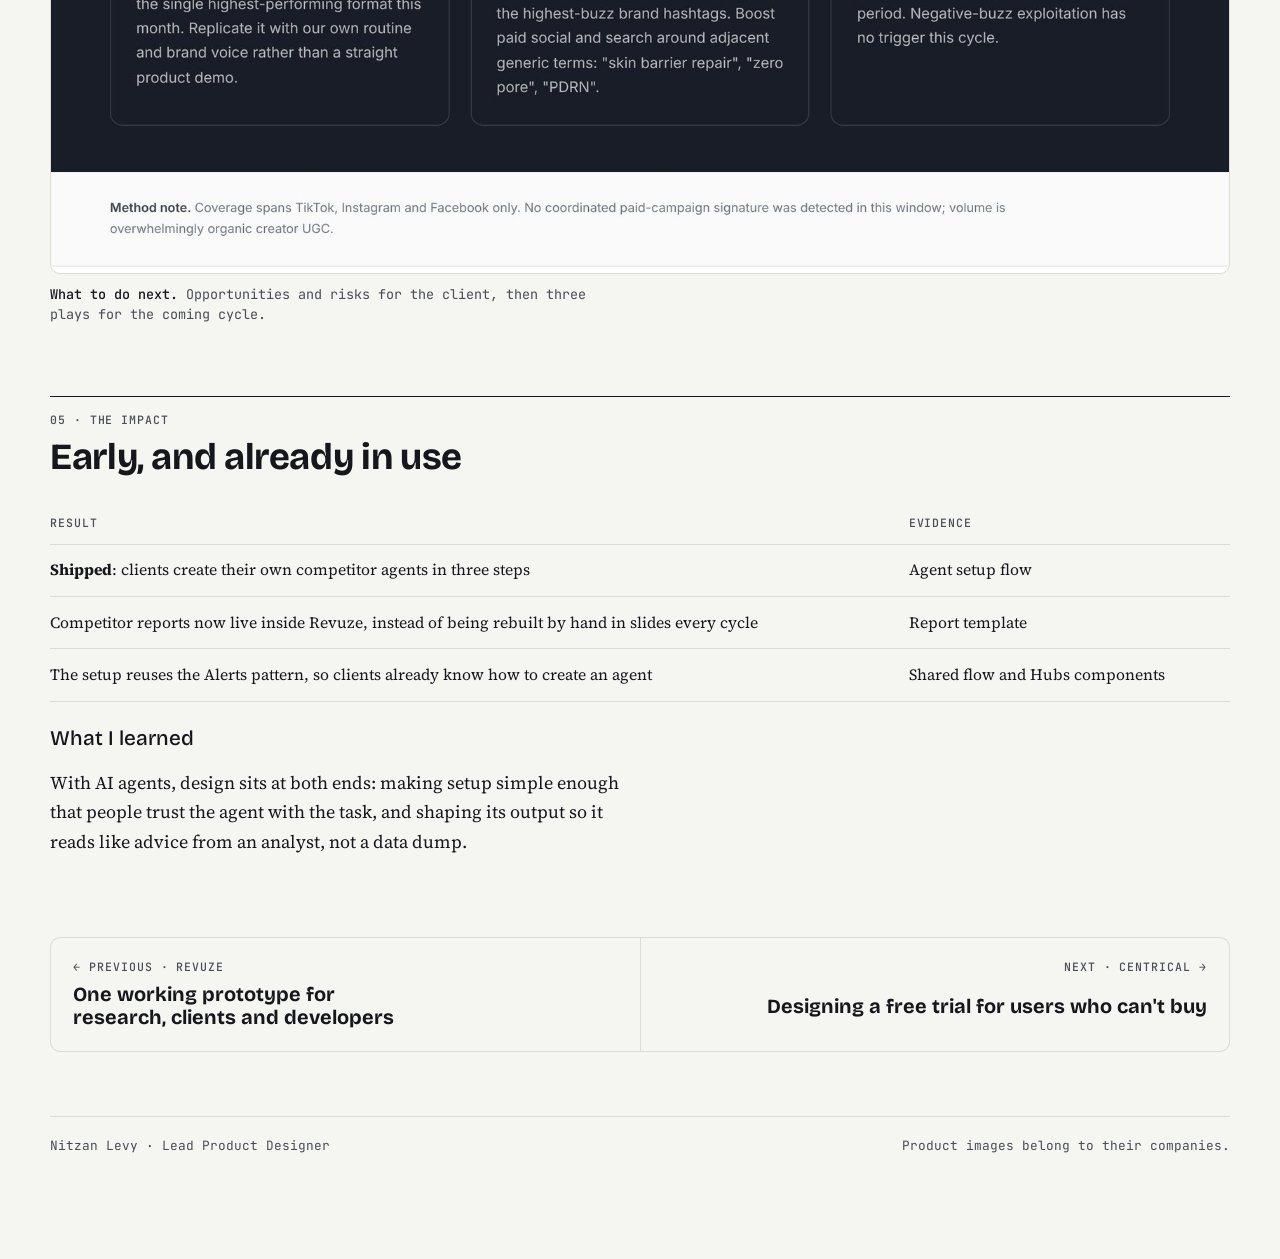
<file: competitor-agent.html>
<!doctype html><html lang="en"><head><meta charset="utf-8"><meta name="viewport" content="width=device-width,initial-scale=1,viewport-fit=cover">
<title>Competitor social agent · Nitzan Levy</title>
<meta name="description" content="Clients set up an agent in three steps. Every cycle, it sends a report that ends in what to do next, replacing reports users used to build by hand in slides.">
<link rel="preconnect" href="https://fonts.googleapis.com">
<link rel="preconnect" href="https://fonts.gstatic.com" crossorigin>
<link href="https://fonts.googleapis.com/css2?family=Bricolage+Grotesque:opsz,wght@12..96,500;12..96,700&family=Source+Serif+4:ital,opsz,wght@0,8..60,400;0,8..60,600;1,8..60,400&family=JetBrains+Mono:wght@400;500&display=swap" rel="stylesheet">
<link rel="stylesheet" href="site.css">
<script src="site.js" defer></script>
</head><body>
<div class="wrap">
  <nav class="nav" aria-label="Main"><a class="home" href="index.html">Nitzan Levy<span class="long"> · Lead Product Designer</span></a><ul><li><a href="index.html#work" aria-current="page">Work</a></li><li><a href="resume.html">Resume</a></li></ul></nav>

  <div class="hero">
    <div class="kicker"><span class="label">Case 02 / 04</span><span class="label">Revuze · Vee Hive · AI agents</span><span class="label">2026</span></div>
    <h1>An AI agent that turns social noise into a competitor brief</h1>
    <p class="lede">Brands wanted to know what their competitors were doing on social, but the product had no report for it. Users built their own, by hand, in other tools. I designed an AI agent that clients set up in three steps. On every cycle, it sends a report that ends in what to do next.</p>
    <dl class="facts">
      <div><dt class="label">Role</dt><dd>Lead Product Designer. Designed the agent setup and the report</dd></div>
      <div><dt class="label">Worked with</dt><dd>Product manager and R&amp;D. Sole designer</dd></div>
      <div><dt class="label">Built with</dt><dd>Claude + Figma MCP, the Hubs Design System</dd></div>
      <div><dt class="label">Status</dt><dd>Shipped in 2026</dd></div>
    </dl>
  </div>

  <!-- 01 -->
  <section aria-labelledby="ch">
    <div class="sec-head"><span class="label">01 · The challenge</span><h2 id="ch" class="col">Competitor intelligence took too long to be useful</h2></div>
    <div class="prose col">
      <p>Revuze collects thousands of social posts across TikTok, Instagram, Facebook, YouTube and news. The data to answer "what are my competitors doing?" was already there, but there was no report in the product.</p>
      <p>Users built their own: they pulled findings from the CI research canvas and rebuilt them in PowerPoint, Google Slides or another tool. Every cycle meant the same manual work outside Revuze, and the report was often out of date by the time it was ready.</p>
    </div>
    <div class="outcomes">
      <div><span class="label">Business goal</span><p>Move Revuze from a data platform clients explore to an AI that works for them, and keeps them coming back every cycle.</p></div>
      <div><span class="label">User goal</span><p>Brand and marketing teams want to know what competitors did, what worked, and what they should do about it.</p></div>
      <div><span class="label">Design goal</span><p>Make creating an agent as easy as setting an alert, and make its output something a team can act on, not just read.</p></div>
    </div>
  </section>

  <!-- 02 -->
  <section aria-labelledby="role">
    <div class="sec-head"><span class="label">02 · My role</span><h2 id="role" class="col">Two halves of one experience</h2></div>
    <div class="two">
      <div class="prose col">
        <ul class="plain">
          <li>Designed the agent setup flow in Vee Hive, Revuze's agent platform.</li>
          <li>Designed the report template the agent fills on every run.</li>
          <li>Built both as working prototypes with Claude on the Hubs Design System, reviewed with real data before development.</li>
        </ul>
        <p>I was the only designer at Revuze, working with the product manager and R&amp;D.</p>
      </div>
      <aside class="rail">
        <div><b>Constraint</b>Setup must work for marketing teams, not analysts. No queries, no filters to learn.</div>
        <div><b>Constraint</b>The report is written by AI, every cycle, for any category. The template has to hold up whatever the data says.</div>
        <div><b>Constraint</b>Built with existing Hubs components, so the agent fits the rest of the product.</div>
      </aside>
    </div>
  </section>

  <!-- 03 -->
  <section aria-labelledby="think">
    <div class="sec-head"><span class="label">03 · The thinking</span><h2 id="think" class="col">Easy to start, worth opening</h2></div>
    <div class="prose col">
      <h3>Setup: as simple as an alert</h3>
      <p>The main decision was to make creating an agent simple. An agent sounds complex, so setup could not feel like configuring one. I reused the Alerts pattern clients already knew: three guided steps, scope, cadence, then review and approve.</p>
      <p>I also limited the choices on purpose: up to three competitor brands. More brands meant more setup and a diluted report.</p>

      <h3>Report: from data to decision</h3>
      <p>The report reads like a briefing. It opens with the answer: the headline and overall sentiment. Then the evidence: channels, top content, competitor themes and sentiment over time. It ends with opportunities, risks and three recommended plays for the next cycle.</p>
      <p>Each play has a type, such as counter-program, keyword poaching or monitor only, so a team can see at a glance whether to act now or wait.</p>
    </div>
  </section>

  <!-- 04 -->
  <section aria-labelledby="sol">
    <div class="sec-head"><span class="label">04 · The solution</span><h2 id="sol" class="col">Set it up once, get a brief every cycle</h2></div>

    <div class="prose col">
      <h3>Creating the agent</h3>
      <p>Pick a category, up to three brands, the channels and an optional focus. Set the cadence and recipients, review, approve, and the agent is live.</p>
    </div>
    <figure>
      <div class="frame"><video src="media/agent/setup.mp4" poster="media/agent/setup.jpg" autoplay muted loop playsinline preload="metadata" aria-label="Agent setup in Vee Hive: pick the Wet/Dry Vacuums category, add Dyson, Shark and Bissell from the catalog, select TikTok, Instagram and Facebook, add a focus note, choose weekly cadence, add a recipient, review and approve, the agent is active"></video></div>
      <figcaption><b>Agent setup.</b> Scope, cadence, review. The same rhythm as creating an alert.</figcaption>
    </figure>

    <div class="prose col">
      <h3>The report the agent sends</h3>
      <p>A sample report for the skincare category, tracking three competitor brands over 30 days.</p>
    </div>
    <figure>
      <div class="frame hs-wrap"><img src="media/agent/report-top.jpg" alt="Report header: Competitor Social Digest for Anua, Beauty of Joseon and Medicube, a one-paragraph summary, 85% net positive sentiment, 259 posts and 878.7K engagement"><div class="hs" style="--x:3%;--y:18%"><button type="button" aria-expanded="false" aria-label="Note 1: Who is covered and the time window, at a glance">1</button><span class="hs-note" role="tooltip">Who is covered and the time window, at a glance</span></div><div class="hs" style="--x:2.6%;--y:62%"><button type="button" aria-expanded="false" aria-label="Note 2: The answer first, in plain language">2</button><span class="hs-note" role="tooltip">The answer first, in plain language</span></div><div class="hs" style="--x:89%;--y:22%"><button type="button" aria-expanded="false" aria-label="Note 3: Net sentiment as one number">3</button><span class="hs-note" role="tooltip">Net sentiment as one number</span></div><div class="hs" style="--x:59%;--y:70%"><button type="button" aria-expanded="false" aria-label="Note 4: Volume and engagement, with change against the prior period">4</button><span class="hs-note" role="tooltip">Volume and engagement, with change against the prior period</span></div><div class="hs" style="--x:2.6%;--y:84%"><button type="button" aria-expanded="false" aria-label="Note 5: Scope chips: brand, dates and channels">5</button><span class="hs-note" role="tooltip">Scope chips: brand, dates and channels</span></div></div>
      <figcaption><b>The answer first.</b> A plain-language summary, net sentiment, and volume against the previous period.</figcaption>
    </figure>
    <figure>
      <div class="frame"><img src="media/agent/report-activity.jpg" alt="Activity summary with posts and engagement by channel, a hashtag chart of reach against effort, and four top content cards with engagement numbers"></div>
      <figcaption><b>The evidence.</b> Where the activity happens, which hashtags earn reach for their effort, and the posts that performed best.</figcaption>
    </figure>
    <div class="grid2">
      <figure>
        <div class="frame"><img src="media/agent/report-themes.jpg" alt="Themes and campaigns per competitor: Medicube always-on, Anua sustained theme, Beauty of Joseon no campaign"></div>
        <figcaption><b>Per competitor.</b> Each brand's theme, labeled by type: always-on, sustained, or none.</figcaption>
      </figure>
      <figure>
        <div class="frame"><img src="media/agent/report-sentiment.jpg" alt="Sentiment range for the month with low, net and high points, and hashtag-level sentiment"></div>
        <figcaption><b>Sentiment.</b> The month's range on one line, with the reason behind the low and the high.</figcaption>
      </figure>
    </div>
    <figure>
      <div class="frame"><img src="media/agent/report-actions.jpg" alt="Opportunity and risk cards, two whitespace and one forming risk, followed by three recommended plays: counter-program, keyword poaching and monitor only"></div>
      <figcaption><b>What to do next.</b> Opportunities and risks for the client, then three plays for the coming cycle.</figcaption>
    </figure>
  </section>

  <!-- 05 -->
  <section aria-labelledby="imp">
    <div class="sec-head"><span class="label">05 · The impact</span><h2 id="imp" class="col">Early, and already in use</h2></div>
    <div class="tbl-scroll">
      <table>
        <thead><tr><th>Result</th><th>Evidence</th></tr></thead>
        <tbody>
          <tr><td><b>Shipped</b>: clients create their own competitor agents in three steps</td><td>Agent setup flow</td></tr>
          <tr><td>Competitor reports now live inside Revuze, instead of being rebuilt by hand in slides every cycle</td><td>Report template</td></tr>
          <tr><td>The setup reuses the Alerts pattern, so clients already know how to create an agent</td><td>Shared flow and Hubs components</td></tr>
        </tbody>
      </table>
    </div>
    <div class="prose col">
      <h3>What I learned</h3>
      <p>With AI agents, design sits at both ends: making setup simple enough that people trust the agent with the task, and shaping its output so it reads like advice from an analyst, not a data dump.</p>
    </div>
  </section>
<nav class="pager" aria-label="More case studies"><a href="prototype-portal.html"><span class="label">← Previous · Revuze</span><b>One working prototype for research, clients and developers</b></a><a class="next" href="ai-assistant-trial.html"><span class="label">Next · Centrical →</span><b>Designing a free trial for users who can't buy</b></a></nav><footer class="foot"><span>Nitzan Levy · Lead Product Designer</span><span>Product images belong to their companies.</span></footer>
</div>

<script>
(function(){
  try{
    if(window.matchMedia('(prefers-reduced-motion: reduce)').matches){
      document.querySelectorAll('video').forEach(function(v){v.removeAttribute('autoplay');v.pause();v.controls=true;});
    }
  }catch(e){}
})();
</script>

</body></html>
</file>
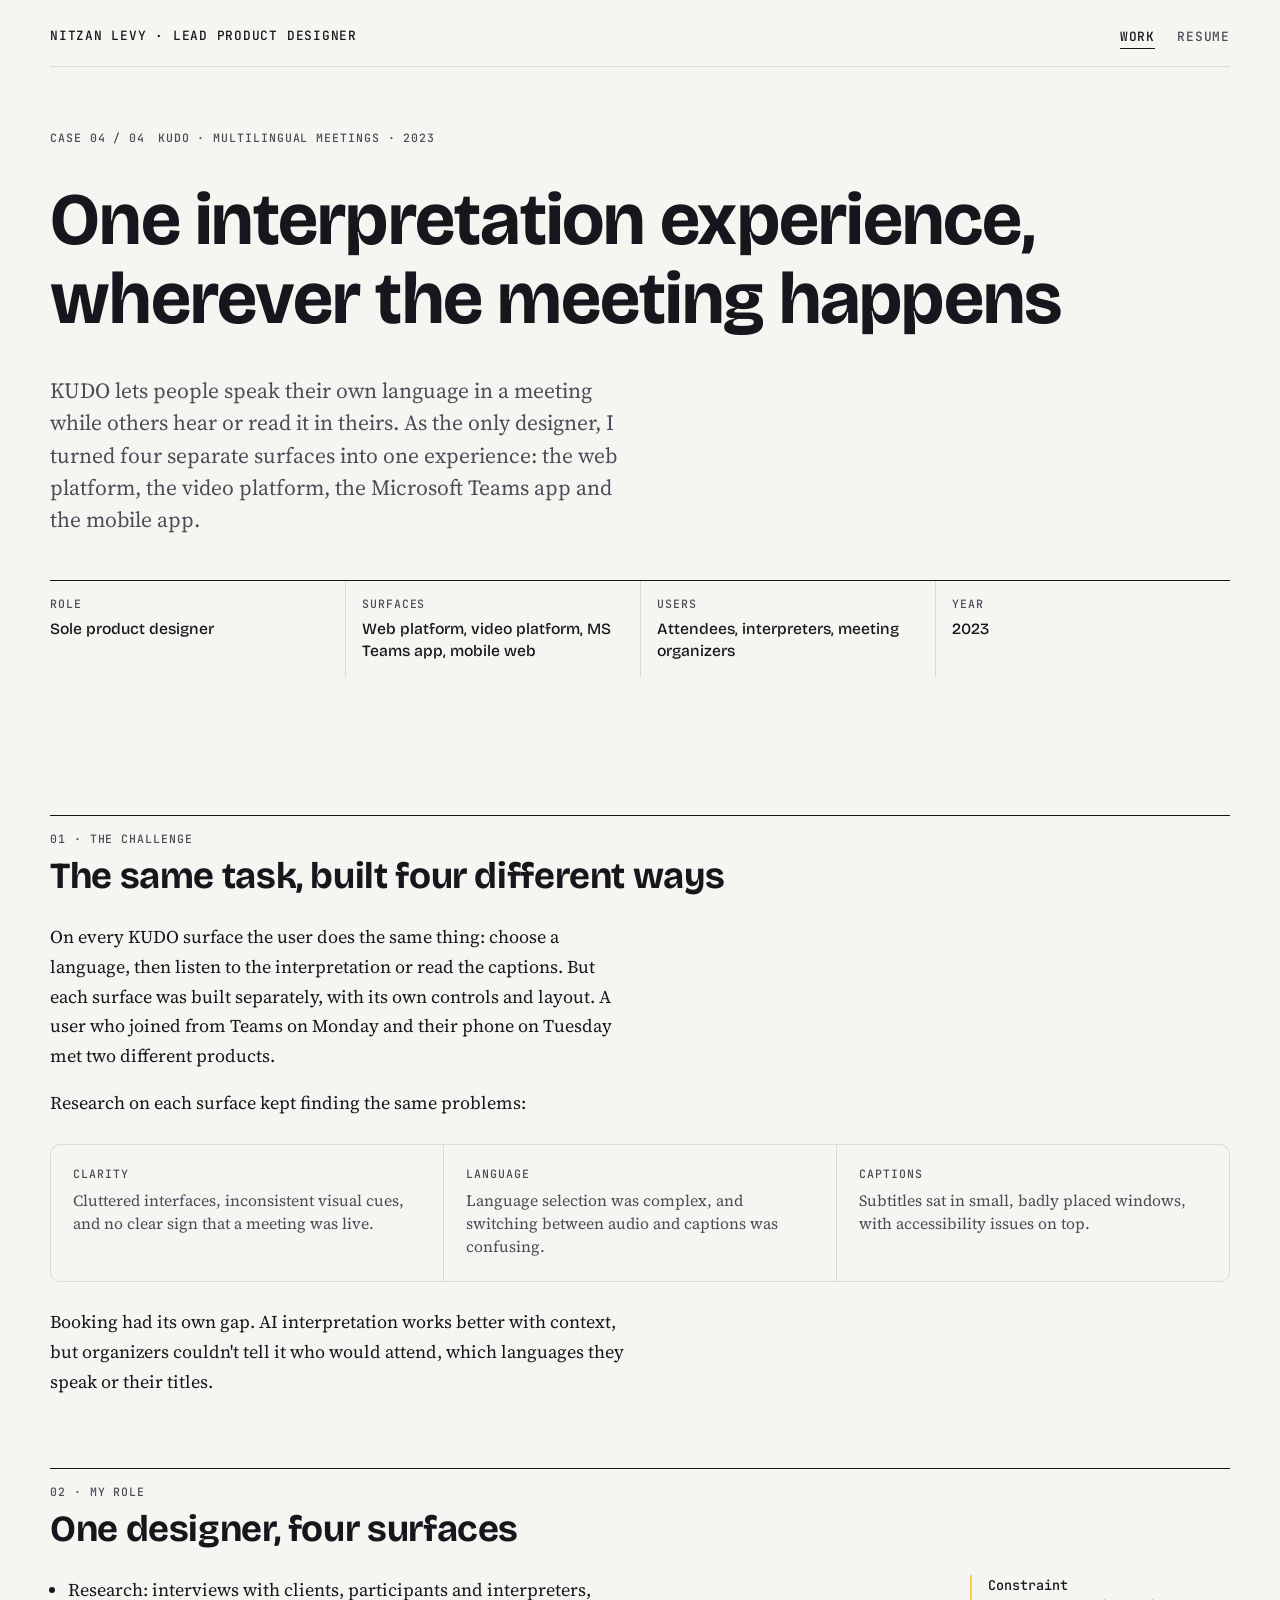
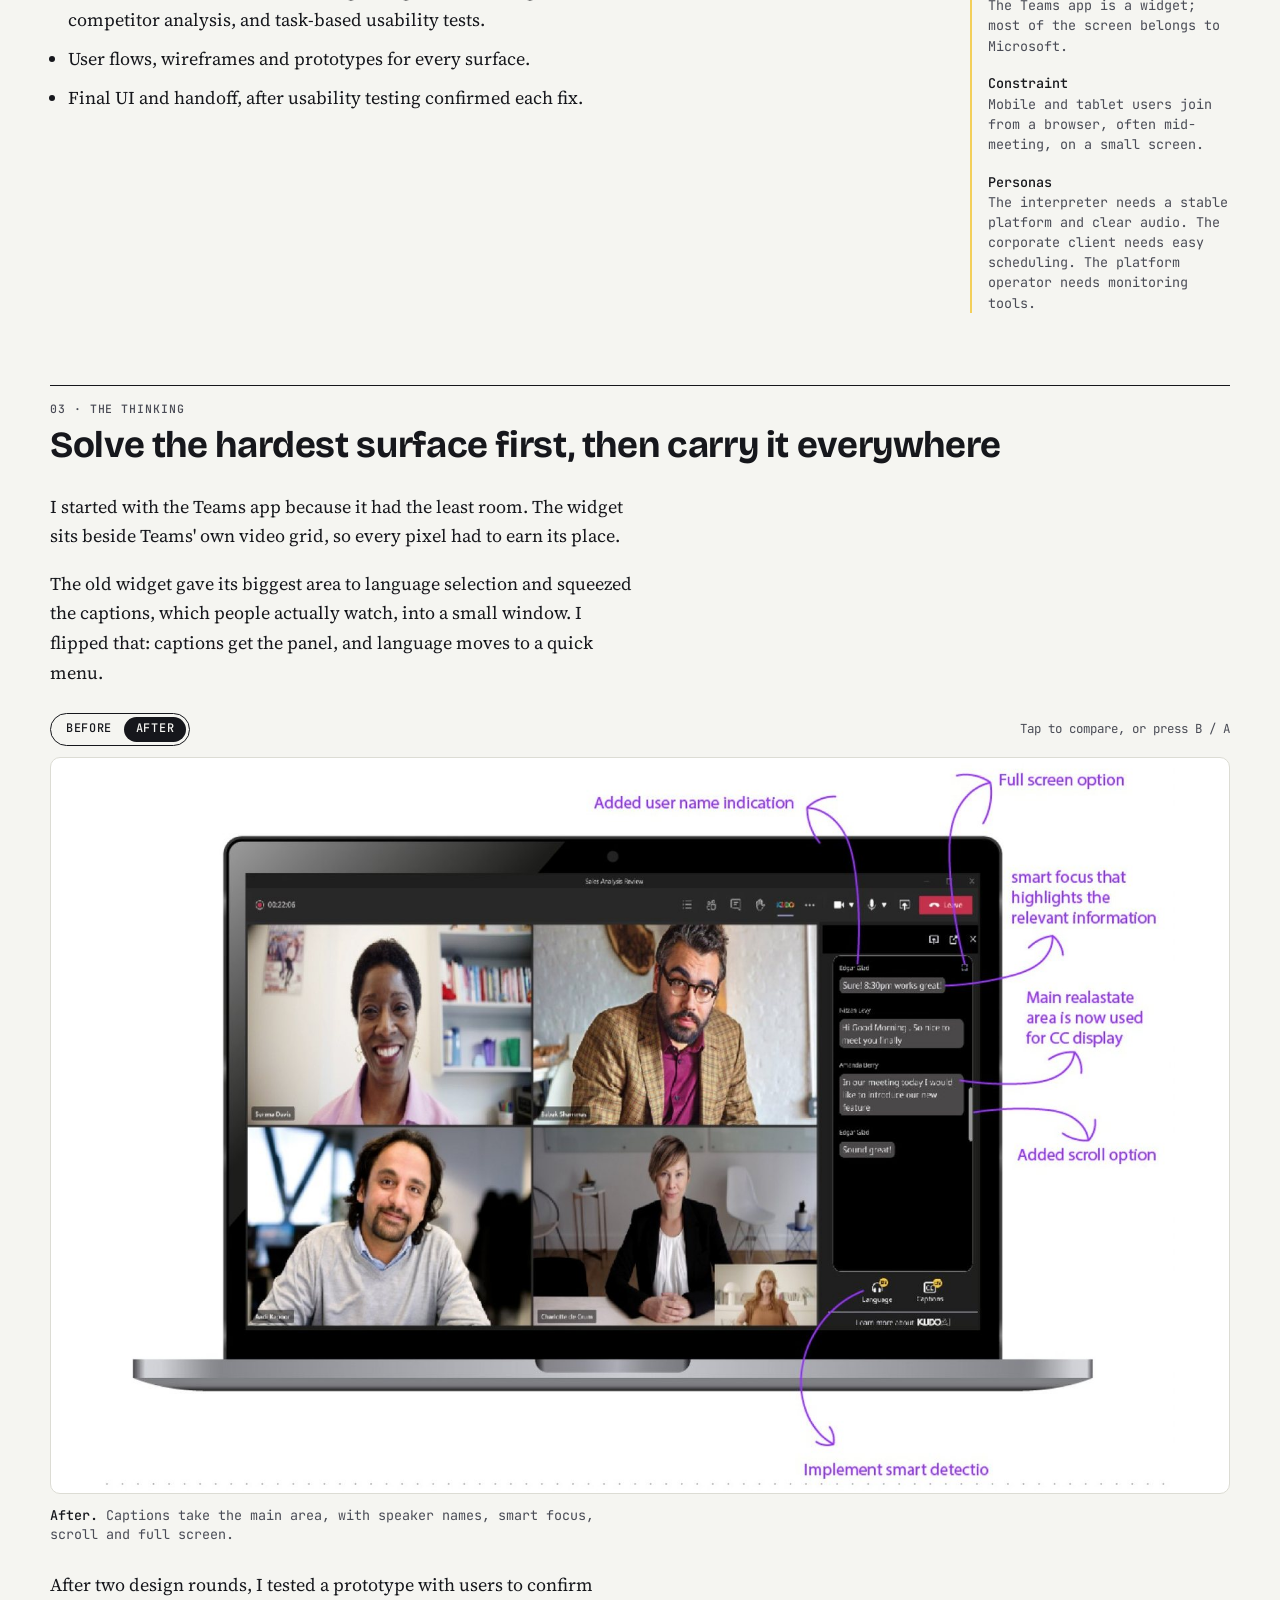
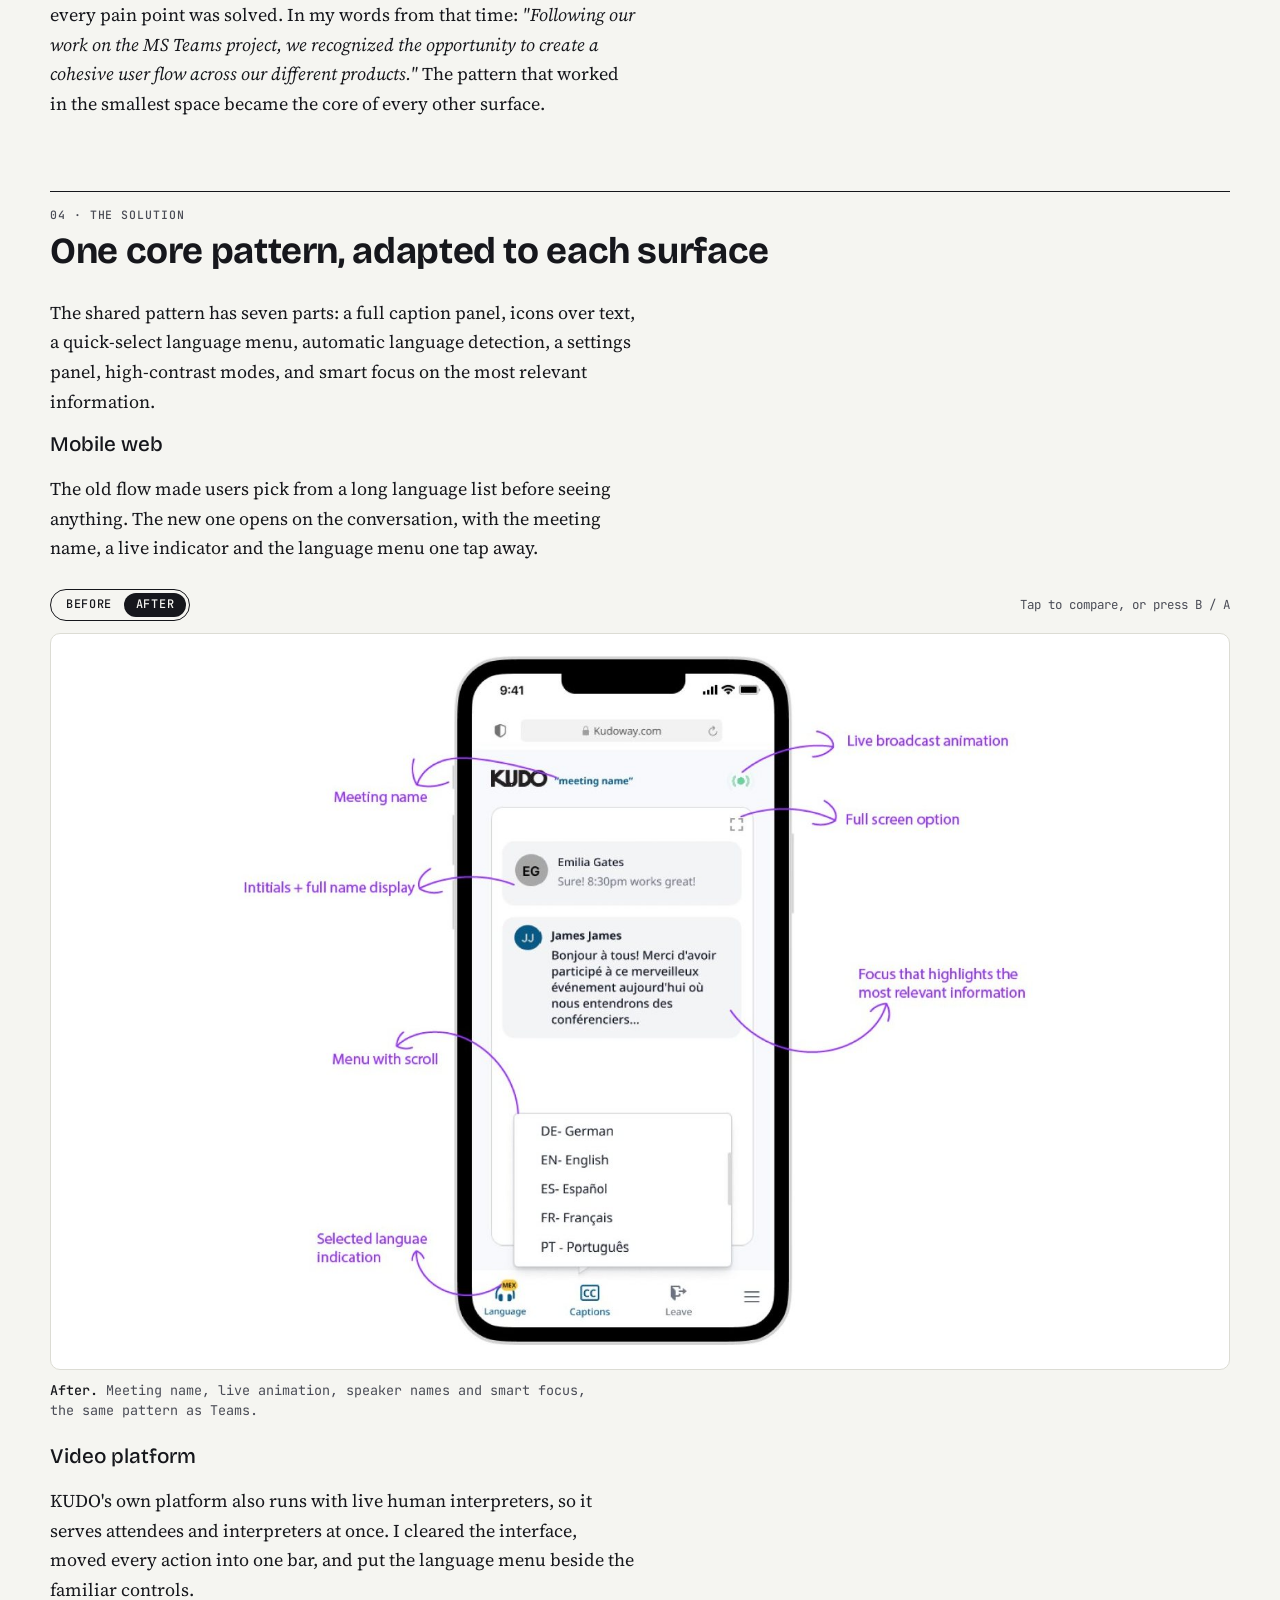
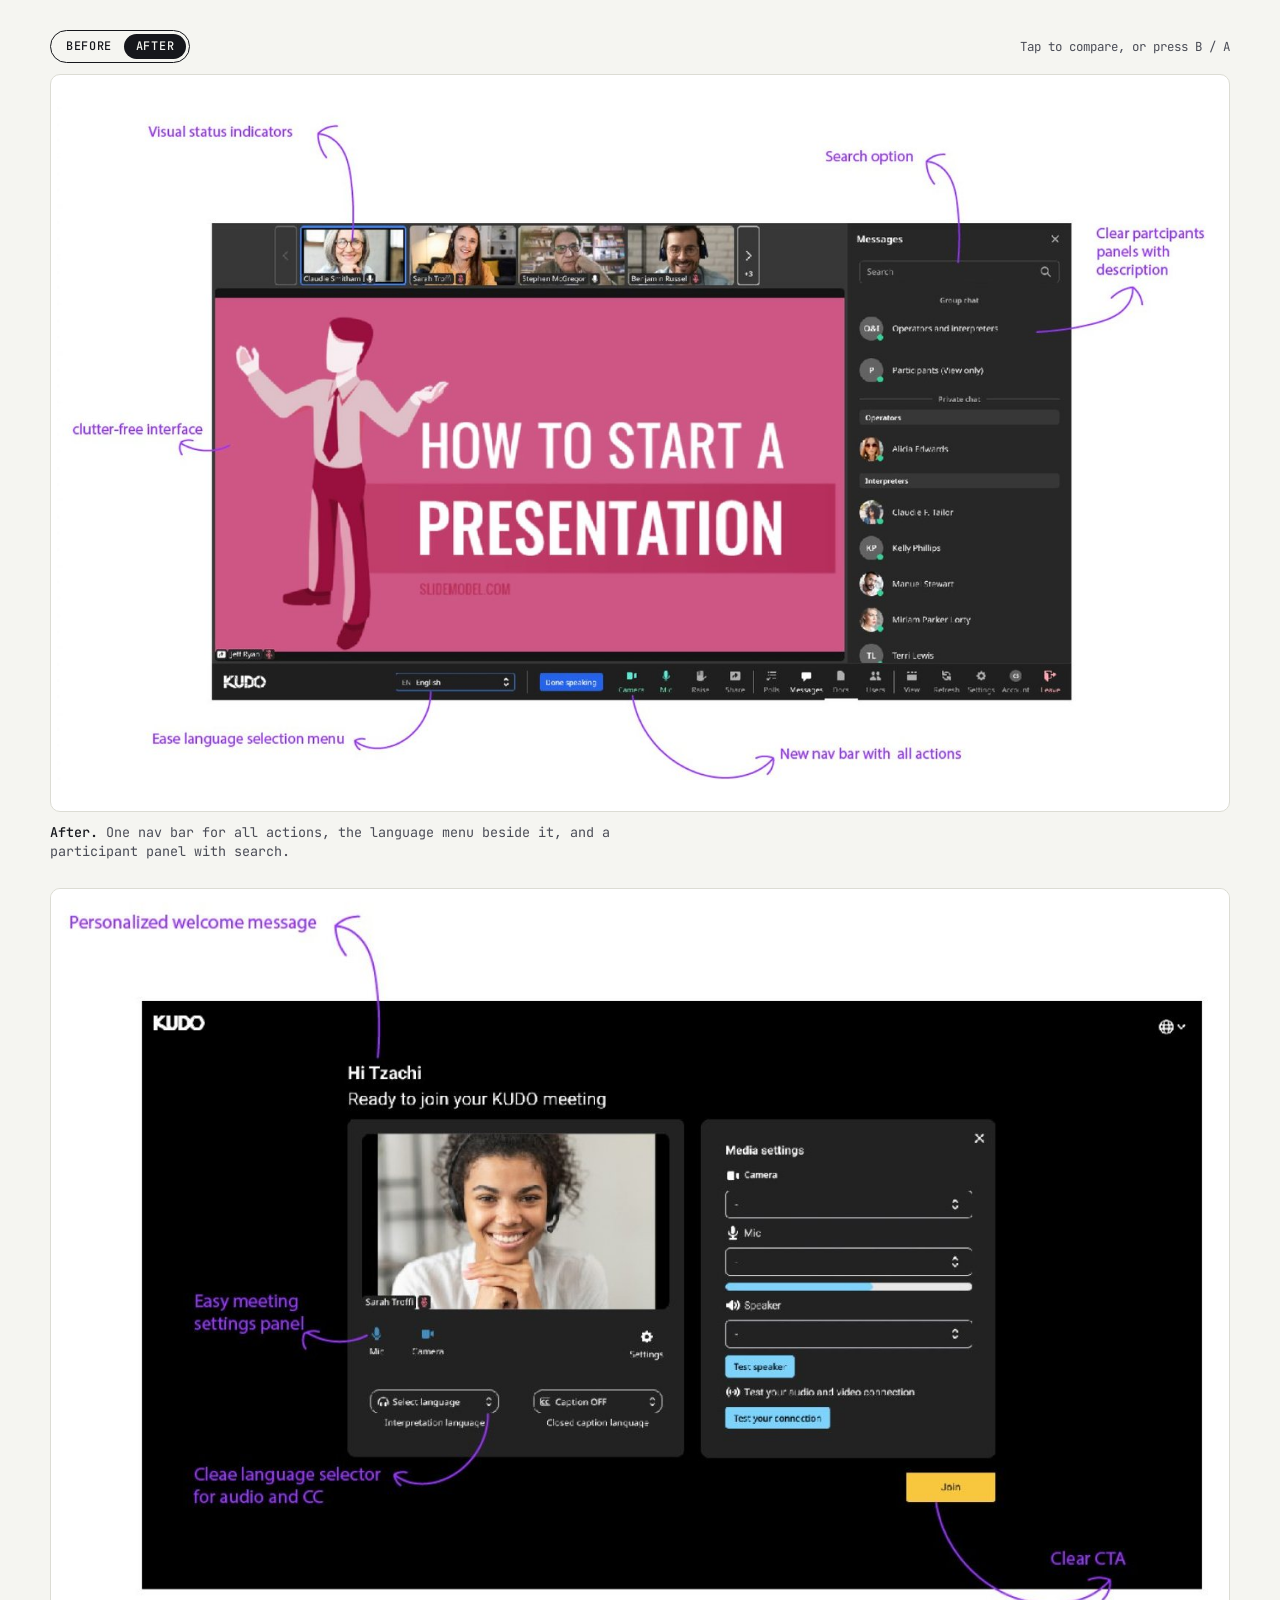
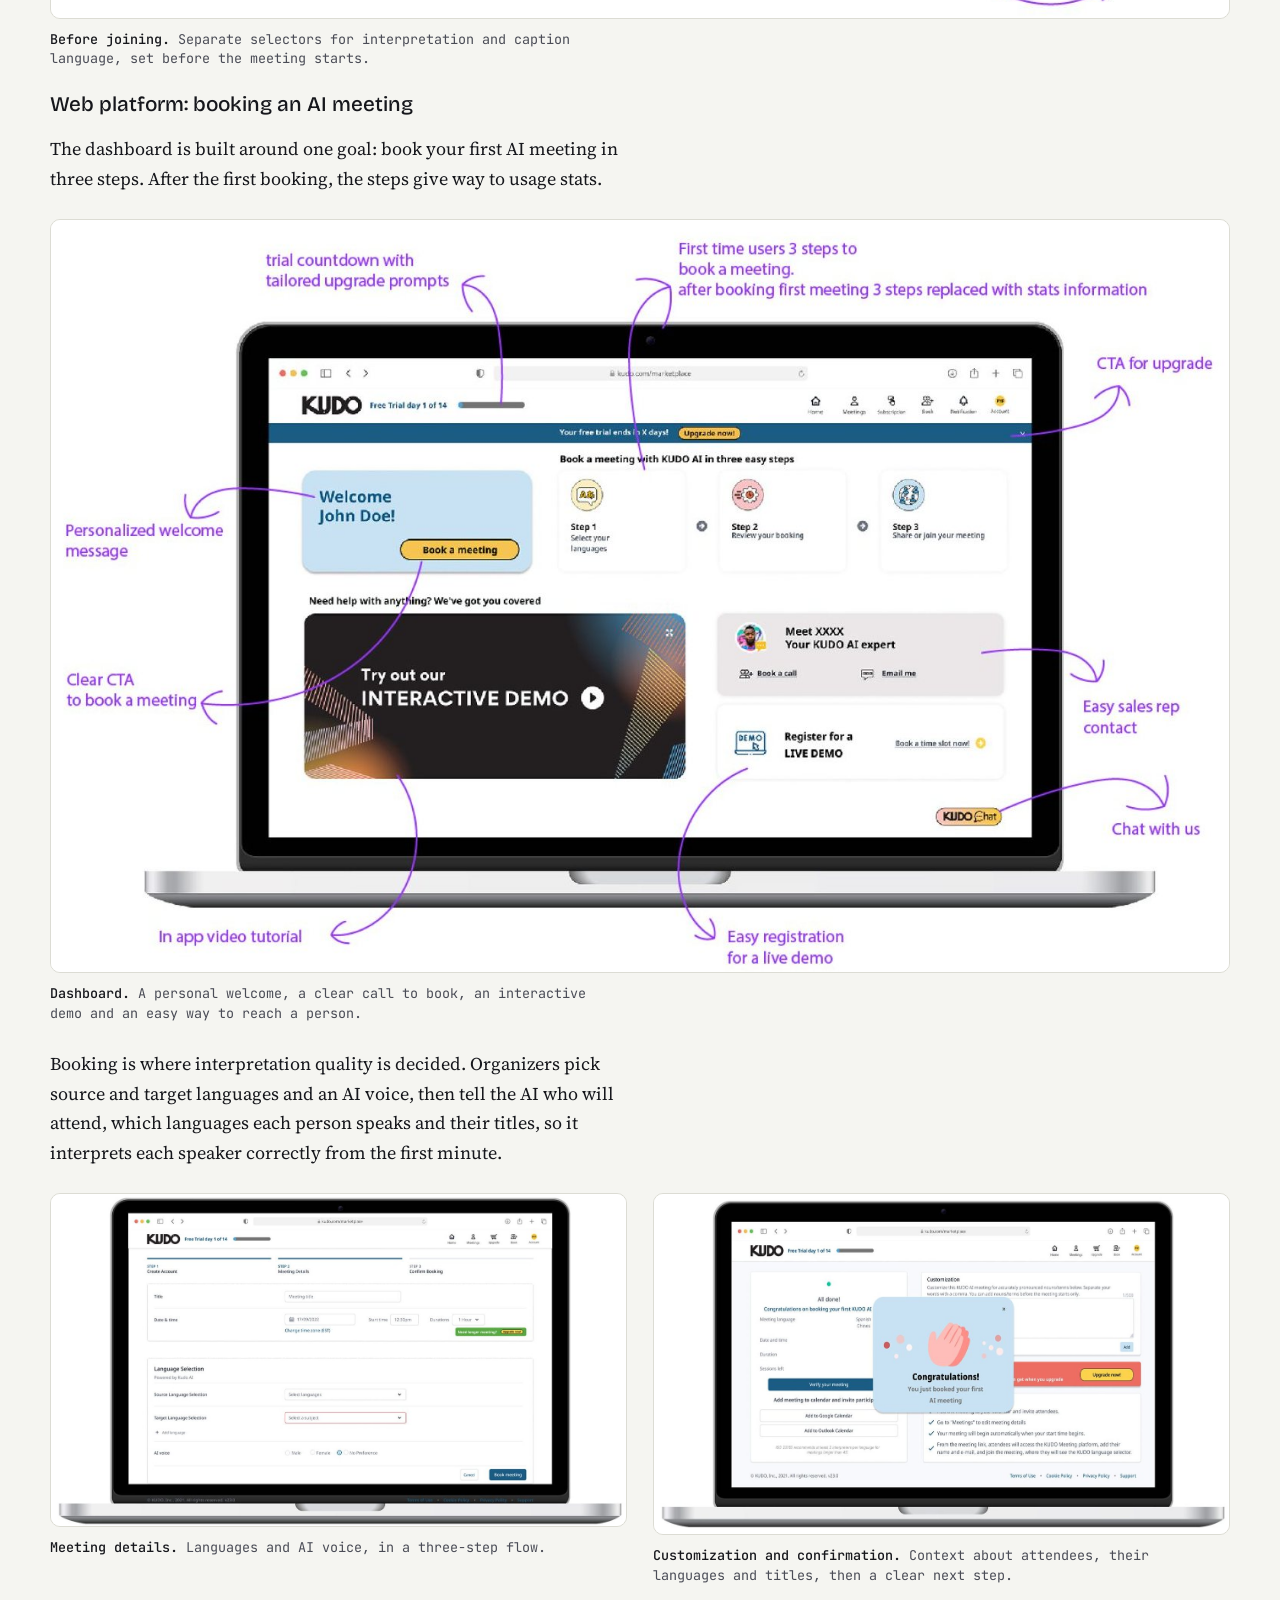
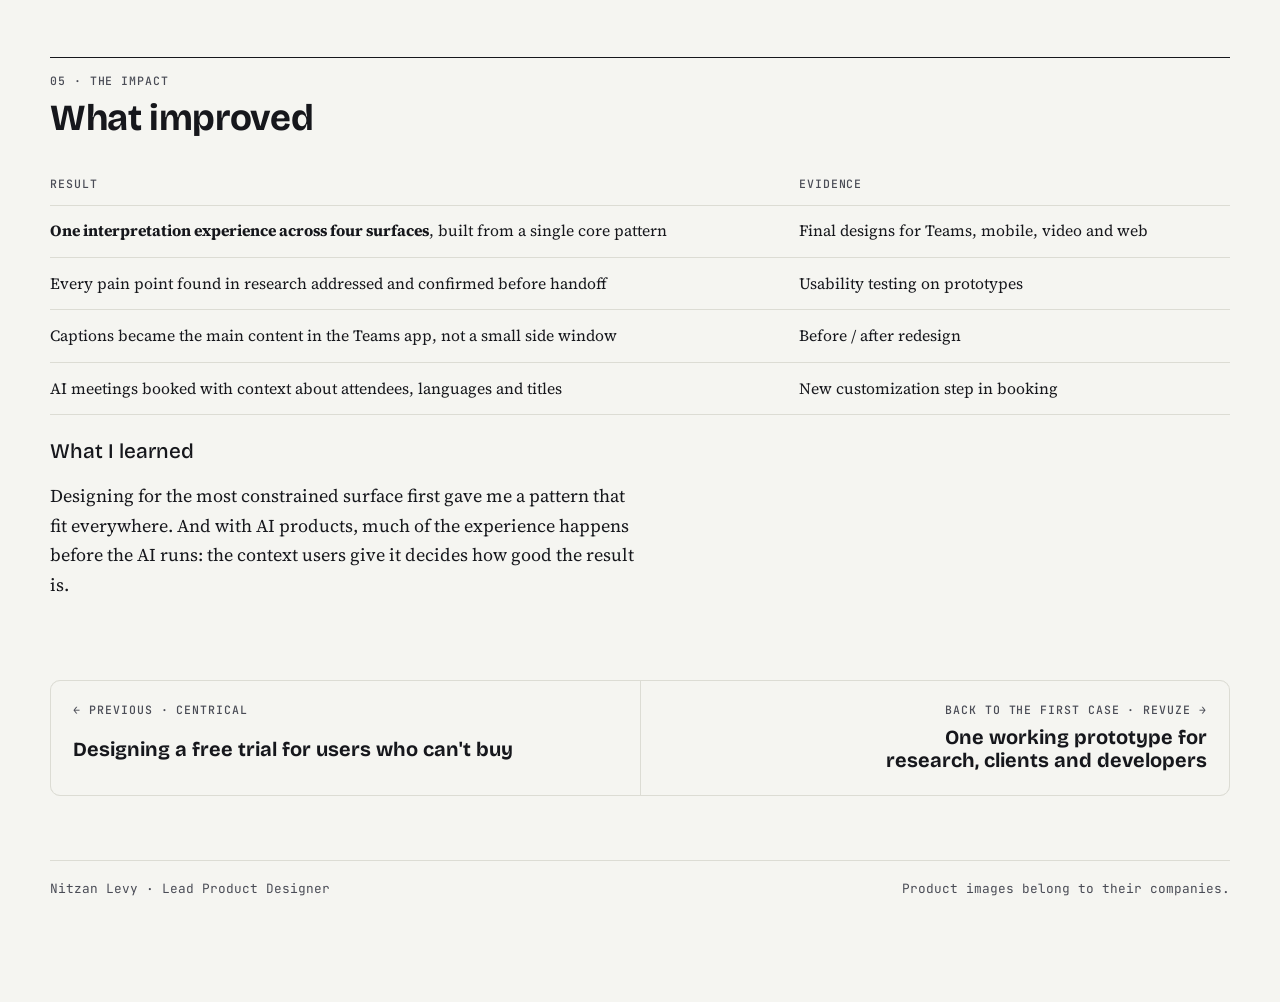
<file: kudo.html>
<!doctype html><html lang="en"><head><meta charset="utf-8"><meta name="viewport" content="width=device-width,initial-scale=1,viewport-fit=cover">
<title>KUDO multi-surface · Nitzan Levy</title>
<meta name="description" content="Four separately built surfaces, from a Microsoft Teams widget to mobile web, unified around one core pattern for live interpretation and captions.">
<link rel="preconnect" href="https://fonts.googleapis.com">
<link rel="preconnect" href="https://fonts.gstatic.com" crossorigin>
<link href="https://fonts.googleapis.com/css2?family=Bricolage+Grotesque:opsz,wght@12..96,500;12..96,700&family=Source+Serif+4:ital,opsz,wght@0,8..60,400;0,8..60,600;1,8..60,400&family=JetBrains+Mono:wght@400;500&display=swap" rel="stylesheet">
<link rel="stylesheet" href="site.css">
<script src="site.js" defer></script>
</head><body>
<div class="wrap">
  <nav class="nav" aria-label="Main"><a class="home" href="index.html">Nitzan Levy<span class="long"> · Lead Product Designer</span></a><ul><li><a href="index.html#work" aria-current="page">Work</a></li><li><a href="resume.html">Resume</a></li></ul></nav>

  <div class="hero">
    <div class="kicker"><span class="label">Case 04 / 04</span><span class="label">KUDO · Multilingual meetings · 2023</span></div>
    <h1>One interpretation experience, wherever the meeting happens</h1>
    <p class="lede">KUDO lets people speak their own language in a meeting while others hear or read it in theirs. As the only designer, I turned four separate surfaces into one experience: the web platform, the video platform, the Microsoft Teams app and the mobile app.</p>
    <dl class="facts">
      <div><dt class="label">Role</dt><dd>Sole product designer</dd></div>
      <div><dt class="label">Surfaces</dt><dd>Web platform, video platform, MS Teams app, mobile web</dd></div>
      <div><dt class="label">Users</dt><dd>Attendees, interpreters, meeting organizers</dd></div>
      <div><dt class="label">Year</dt><dd>2023</dd></div>
    </dl>
  </div>

  <!-- 01 -->
  <section aria-labelledby="ch">
    <div class="sec-head"><span class="label">01 · The challenge</span><h2 id="ch" class="col">The same task, built four different ways</h2></div>
    <div class="prose col">
      <p>On every KUDO surface the user does the same thing: choose a language, then listen to the interpretation or read the captions. But each surface was built separately, with its own controls and layout. A user who joined from Teams on Monday and their phone on Tuesday met two different products.</p>
      <p>Research on each surface kept finding the same problems:</p>
    </div>
    <div class="outcomes">
      <div><span class="label">Clarity</span><p>Cluttered interfaces, inconsistent visual cues, and no clear sign that a meeting was live.</p></div>
      <div><span class="label">Language</span><p>Language selection was complex, and switching between audio and captions was confusing.</p></div>
      <div><span class="label">Captions</span><p>Subtitles sat in small, badly placed windows, with accessibility issues on top.</p></div>
    </div>
    <div class="prose col">
      <p>Booking had its own gap. AI interpretation works better with context, but organizers couldn't tell it who would attend, which languages they speak or their titles.</p>
    </div>
  </section>

  <!-- 02 -->
  <section aria-labelledby="role">
    <div class="sec-head"><span class="label">02 · My role</span><h2 id="role" class="col">One designer, four surfaces</h2></div>
    <div class="two">
      <div class="prose col">
        <ul class="plain">
          <li>Research: interviews with clients, participants and interpreters, competitor analysis, and task-based usability tests.</li>
          <li>User flows, wireframes and prototypes for every surface.</li>
          <li>Final UI and handoff, after usability testing confirmed each fix.</li>
        </ul>
      </div>
      <aside class="rail">
        <div><b>Constraint</b>The Teams app is a widget; most of the screen belongs to Microsoft.</div>
        <div><b>Constraint</b>Mobile and tablet users join from a browser, often mid-meeting, on a small screen.</div>
        <div><b>Personas</b>The interpreter needs a stable platform and clear audio. The corporate client needs easy scheduling. The platform operator needs monitoring tools.</div>
      </aside>
    </div>
  </section>

  <!-- 03 -->
  <section aria-labelledby="think">
    <div class="sec-head"><span class="label">03 · The thinking</span><h2 id="think" class="col">Solve the hardest surface first, then carry it everywhere</h2></div>
    <div class="prose col">
      <p>I started with the Teams app because it had the least room. The widget sits beside Teams' own video grid, so every pixel had to earn its place.</p>
      <p>The old widget gave its biggest area to language selection and squeezed the captions, which people actually watch, into a small window. I flipped that: captions get the panel, and language moves to a quick menu.</p>
    </div>
    <div class="grid2">
      <figure>
        <div class="frame"><img src="media/kudo/teams-old.jpg" alt="Old KUDO Teams widget: a large language selection area and a small captions window"></div>
        <figcaption><b>Before.</b> Large area for language and caption selection, small caption window.</figcaption>
      </figure>
      <figure>
        <div class="frame"><img src="media/kudo/teams-final.jpg" alt="New KUDO Teams widget: full-height caption panel with speaker names, smart focus, scroll and full-screen option"></div>
        <figcaption><b>After.</b> Captions take the main area, with speaker names, smart focus, scroll and full screen.</figcaption>
      </figure>
    </div>
    <div class="prose col">
      <p>After two design rounds, I tested a prototype with users to confirm every pain point was solved. In my words from that time: <em>"Following our work on the MS Teams project, we recognized the opportunity to create a cohesive user flow across our different products."</em> The pattern that worked in the smallest space became the core of every other surface.</p>
    </div>
  </section>

  <!-- 04 -->
  <section aria-labelledby="sol">
    <div class="sec-head"><span class="label">04 · The solution</span><h2 id="sol" class="col">One core pattern, adapted to each surface</h2></div>
    <div class="prose col">
      <p>The shared pattern has seven parts: a full caption panel, icons over text, a quick-select language menu, automatic language detection, a settings panel, high-contrast modes, and smart focus on the most relevant information.</p>

      <h3>Mobile web</h3>
      <p>The old flow made users pick from a long language list before seeing anything. The new one opens on the conversation, with the meeting name, a live indicator and the language menu one tap away.</p>
    </div>
    <div class="grid2">
      <figure>
        <div class="frame"><img src="media/kudo/mobile-old.jpg" alt="Old KUDO mobile screens: language list, audio toggle, caption text, and meeting not started"></div>
        <figcaption><b>Before.</b> A long language list first, captions only screens later.</figcaption>
      </figure>
      <figure>
        <div class="frame"><img src="media/kudo/mobile-final.jpg" alt="New KUDO mobile screen: meeting name, live animation, speaker initials and names, focused latest message, scrollable language menu"></div>
        <figcaption><b>After.</b> Meeting name, live animation, speaker names and smart focus, the same pattern as Teams.</figcaption>
      </figure>
    </div>

    <div class="prose col">
      <h3>Video platform</h3>
      <p>KUDO's own platform also runs with live human interpreters, so it serves attendees and interpreters at once. I cleared the interface, moved every action into one bar, and put the language menu beside the familiar controls.</p>
    </div>
    <div class="grid2">
      <figure>
        <div class="frame"><img src="media/kudo/video-old.jpg" alt="Old KUDO video platform with a large controls row and separate side icons"></div>
        <figcaption><b>Before.</b> Controls split between a bottom row and a side rail.</figcaption>
      </figure>
      <figure>
        <div class="frame"><img src="media/kudo/video-final.jpg" alt="New KUDO video platform: clutter-free view, status indicators, participant panel with search, language menu and a single nav bar"></div>
        <figcaption><b>After.</b> One nav bar for all actions, the language menu beside it, and a participant panel with search.</figcaption>
      </figure>
    </div>
    <figure>
      <div class="frame"><img src="media/kudo/video-prejoin.jpg" alt="KUDO pre-join screen with a personal welcome, media settings and separate selectors for interpretation and caption language"></div>
      <figcaption><b>Before joining.</b> Separate selectors for interpretation and caption language, set before the meeting starts.</figcaption>
    </figure>

    <div class="prose col">
      <h3>Web platform: booking an AI meeting</h3>
      <p>The dashboard is built around one goal: book your first AI meeting in three steps. After the first booking, the steps give way to usage stats.</p>
    </div>
    <figure>
      <div class="frame"><img src="media/kudo/saas-dashboard.jpg" alt="KUDO web dashboard: personal welcome, book a meeting in three steps, interactive demo, live demo registration and expert contact"></div>
      <figcaption><b>Dashboard.</b> A personal welcome, a clear call to book, an interactive demo and an easy way to reach a person.</figcaption>
    </figure>
    <div class="prose col">
      <p>Booking is where interpretation quality is decided. Organizers pick source and target languages and an AI voice, then tell the AI who will attend, which languages each person speaks and their titles, so it interprets each speaker correctly from the first minute.</p>
    </div>
    <div class="grid2">
      <figure>
        <div class="frame"><img src="media/kudo/saas-booking.jpg" alt="KUDO booking step: meeting details, source and target language selection powered by KUDO AI, and AI voice choice"></div>
        <figcaption><b>Meeting details.</b> Languages and AI voice, in a three-step flow.</figcaption>
      </figure>
      <figure>
        <div class="frame"><img src="media/kudo/saas-congrats.jpg" alt="KUDO booking confirmation with a customization box for meeting context and a congratulations message"></div>
        <figcaption><b>Customization and confirmation.</b> Context about attendees, their languages and titles, then a clear next step.</figcaption>
      </figure>
    </div>
  </section>

  <!-- 05 -->
  <section aria-labelledby="imp">
    <div class="sec-head"><span class="label">05 · The impact</span><h2 id="imp" class="col">What improved</h2></div>
    <div class="tbl-scroll">
      <table>
        <thead><tr><th>Result</th><th>Evidence</th></tr></thead>
        <tbody>
          <tr><td><b>One interpretation experience across four surfaces</b>, built from a single core pattern</td><td>Final designs for Teams, mobile, video and web</td></tr>
          <tr><td>Every pain point found in research addressed and confirmed before handoff</td><td>Usability testing on prototypes</td></tr>
          <tr><td>Captions became the main content in the Teams app, not a small side window</td><td>Before / after redesign</td></tr>
          <tr><td>AI meetings booked with context about attendees, languages and titles</td><td>New customization step in booking</td></tr>
        </tbody>
      </table>
    </div>
    <div class="prose col">
      <h3>What I learned</h3>
      <p>Designing for the most constrained surface first gave me a pattern that fit everywhere. And with AI products, much of the experience happens before the AI runs: the context users give it decides how good the result is.</p>
    </div>
  </section>
<nav class="pager" aria-label="More case studies"><a href="ai-assistant-trial.html"><span class="label">← Previous · Centrical</span><b>Designing a free trial for users who can't buy</b></a><a class="next" href="prototype-portal.html"><span class="label">Back to the first case · Revuze →</span><b>One working prototype for research, clients and developers</b></a></nav><footer class="foot"><span>Nitzan Levy · Lead Product Designer</span><span>Product images belong to their companies.</span></footer>
</div>

</body></html>
</file>
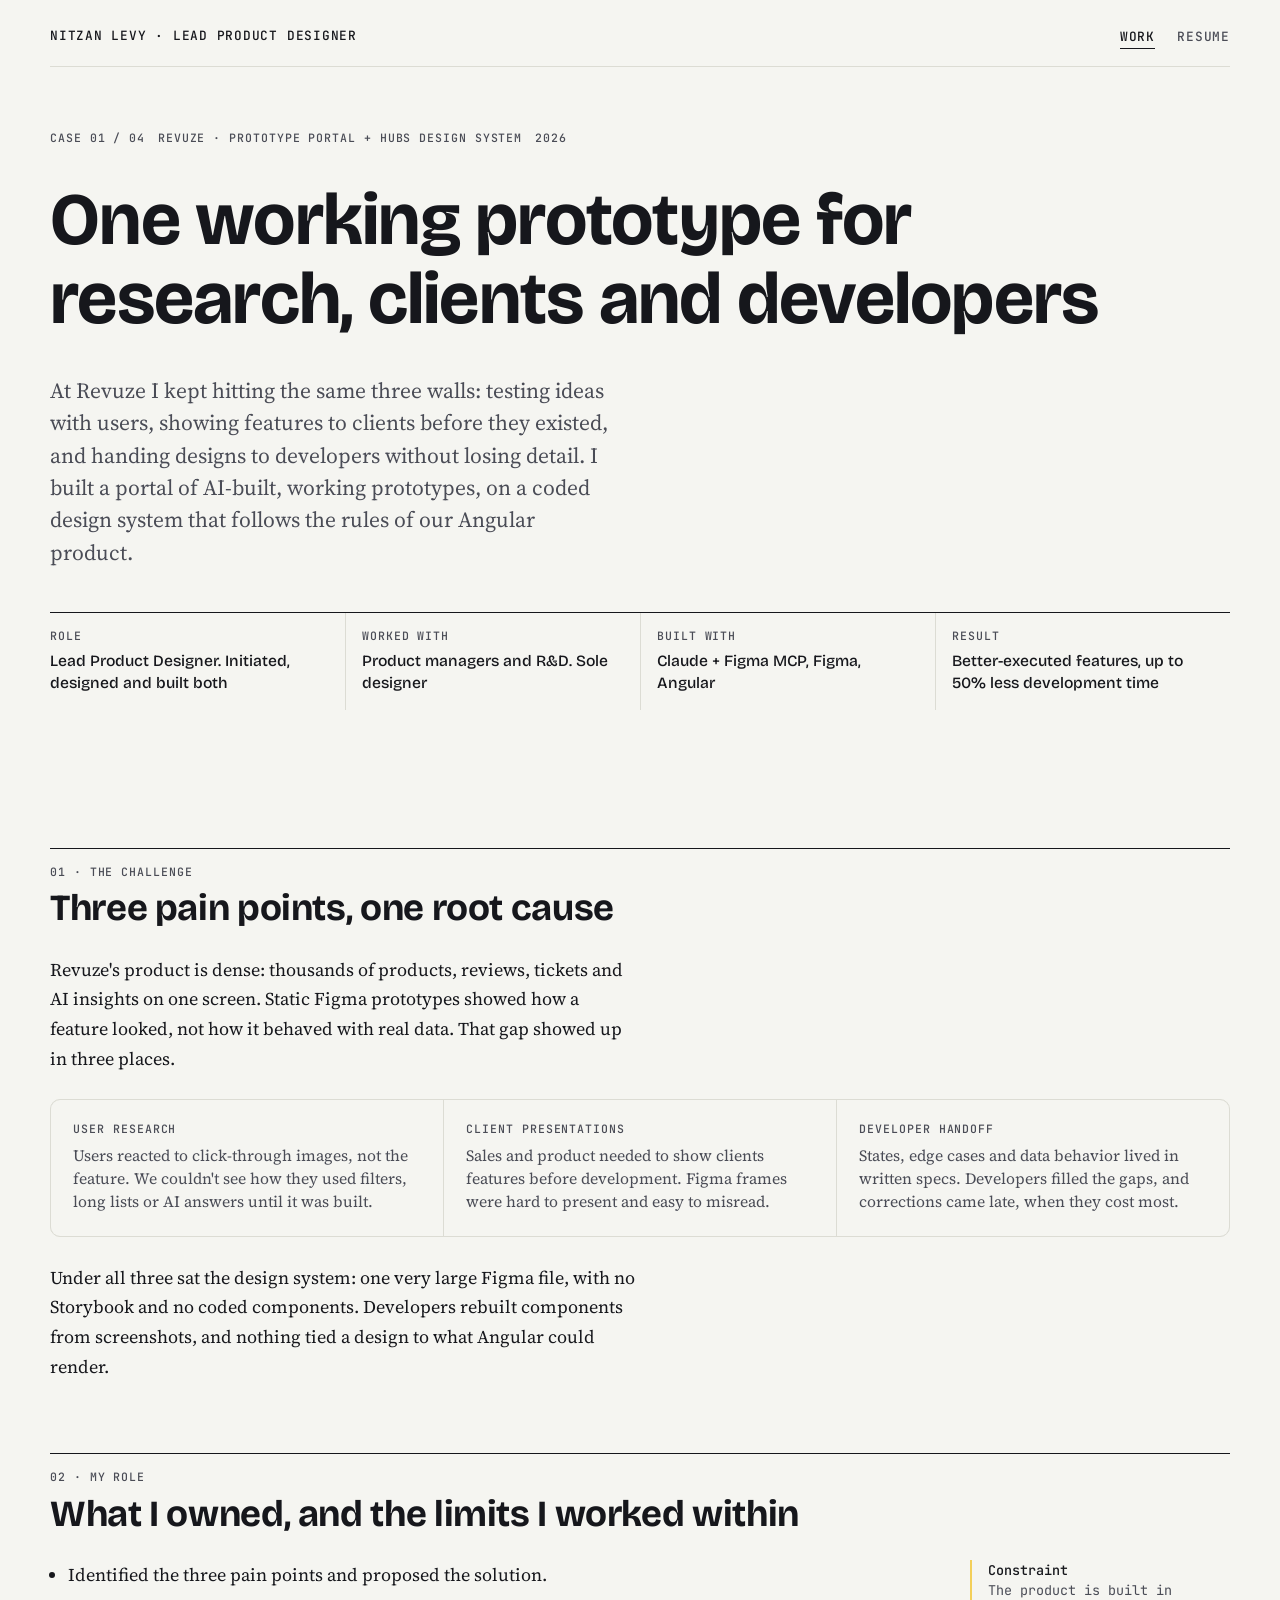
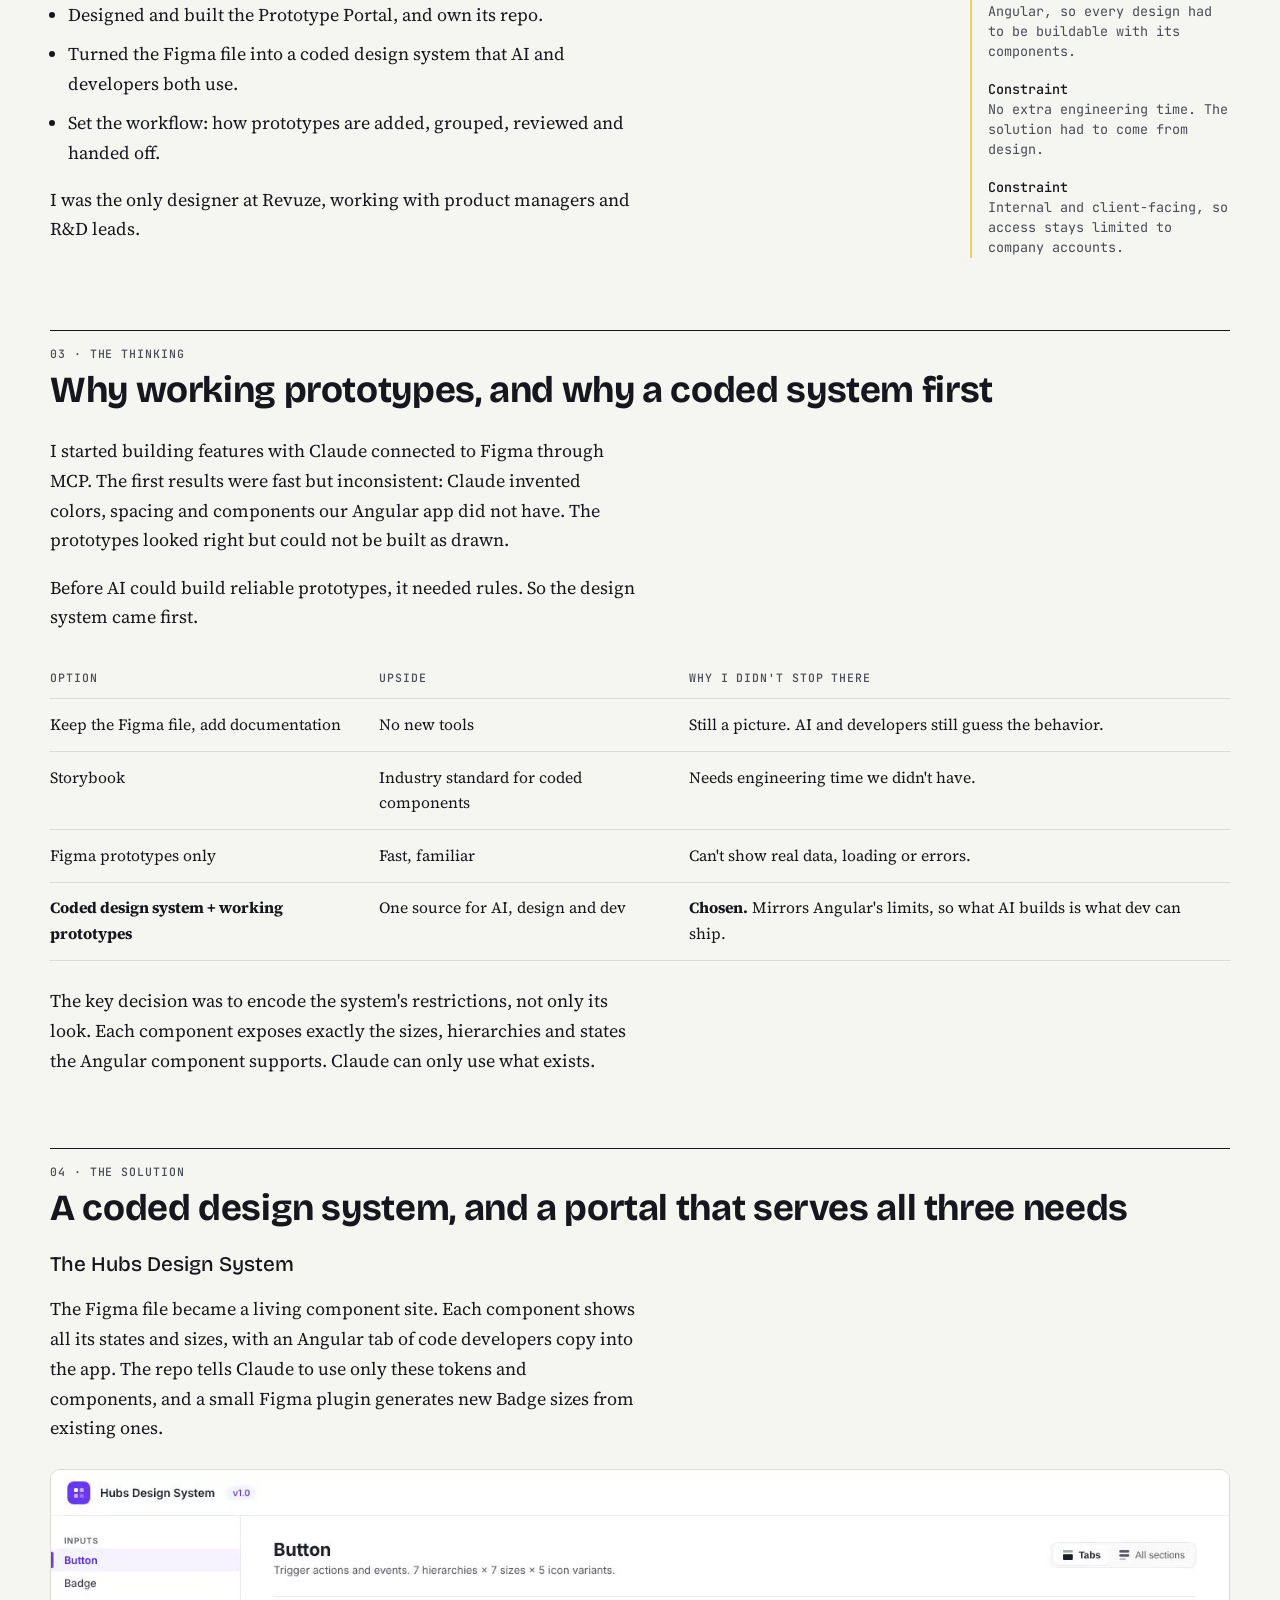
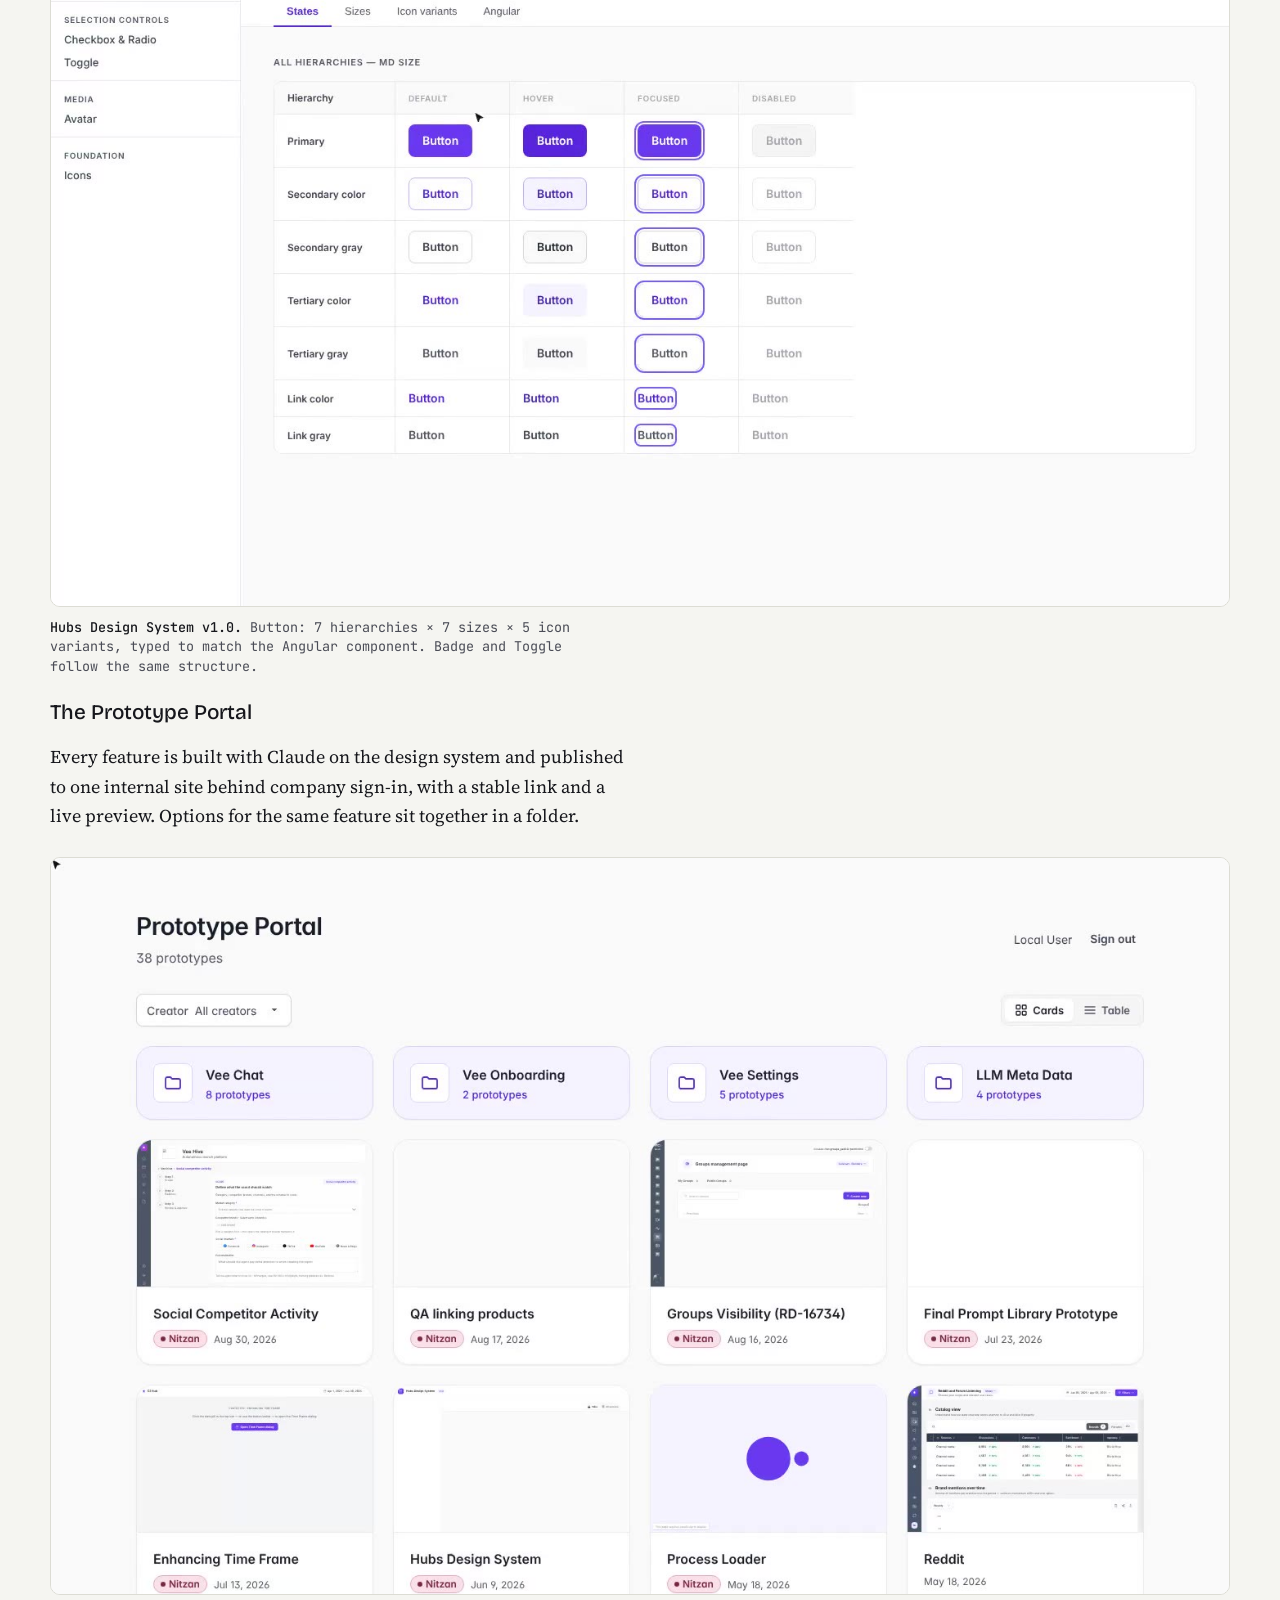
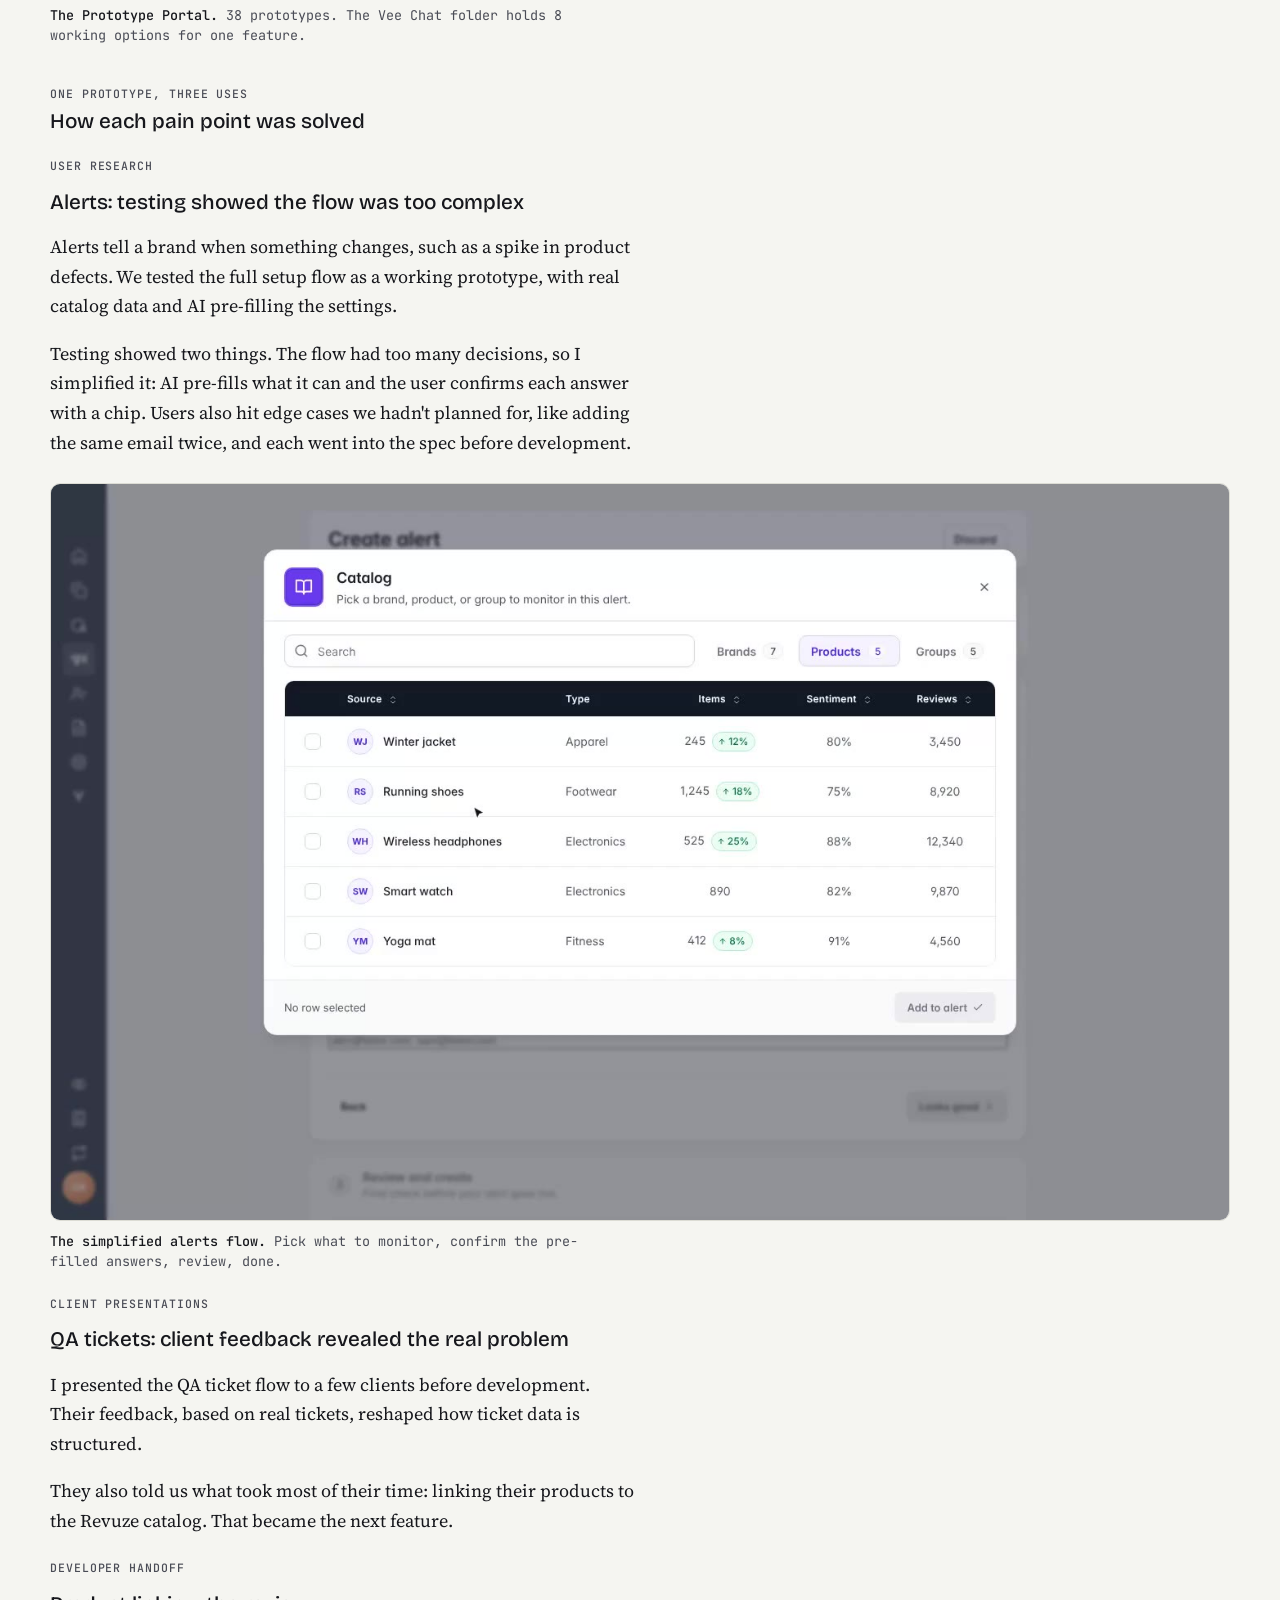
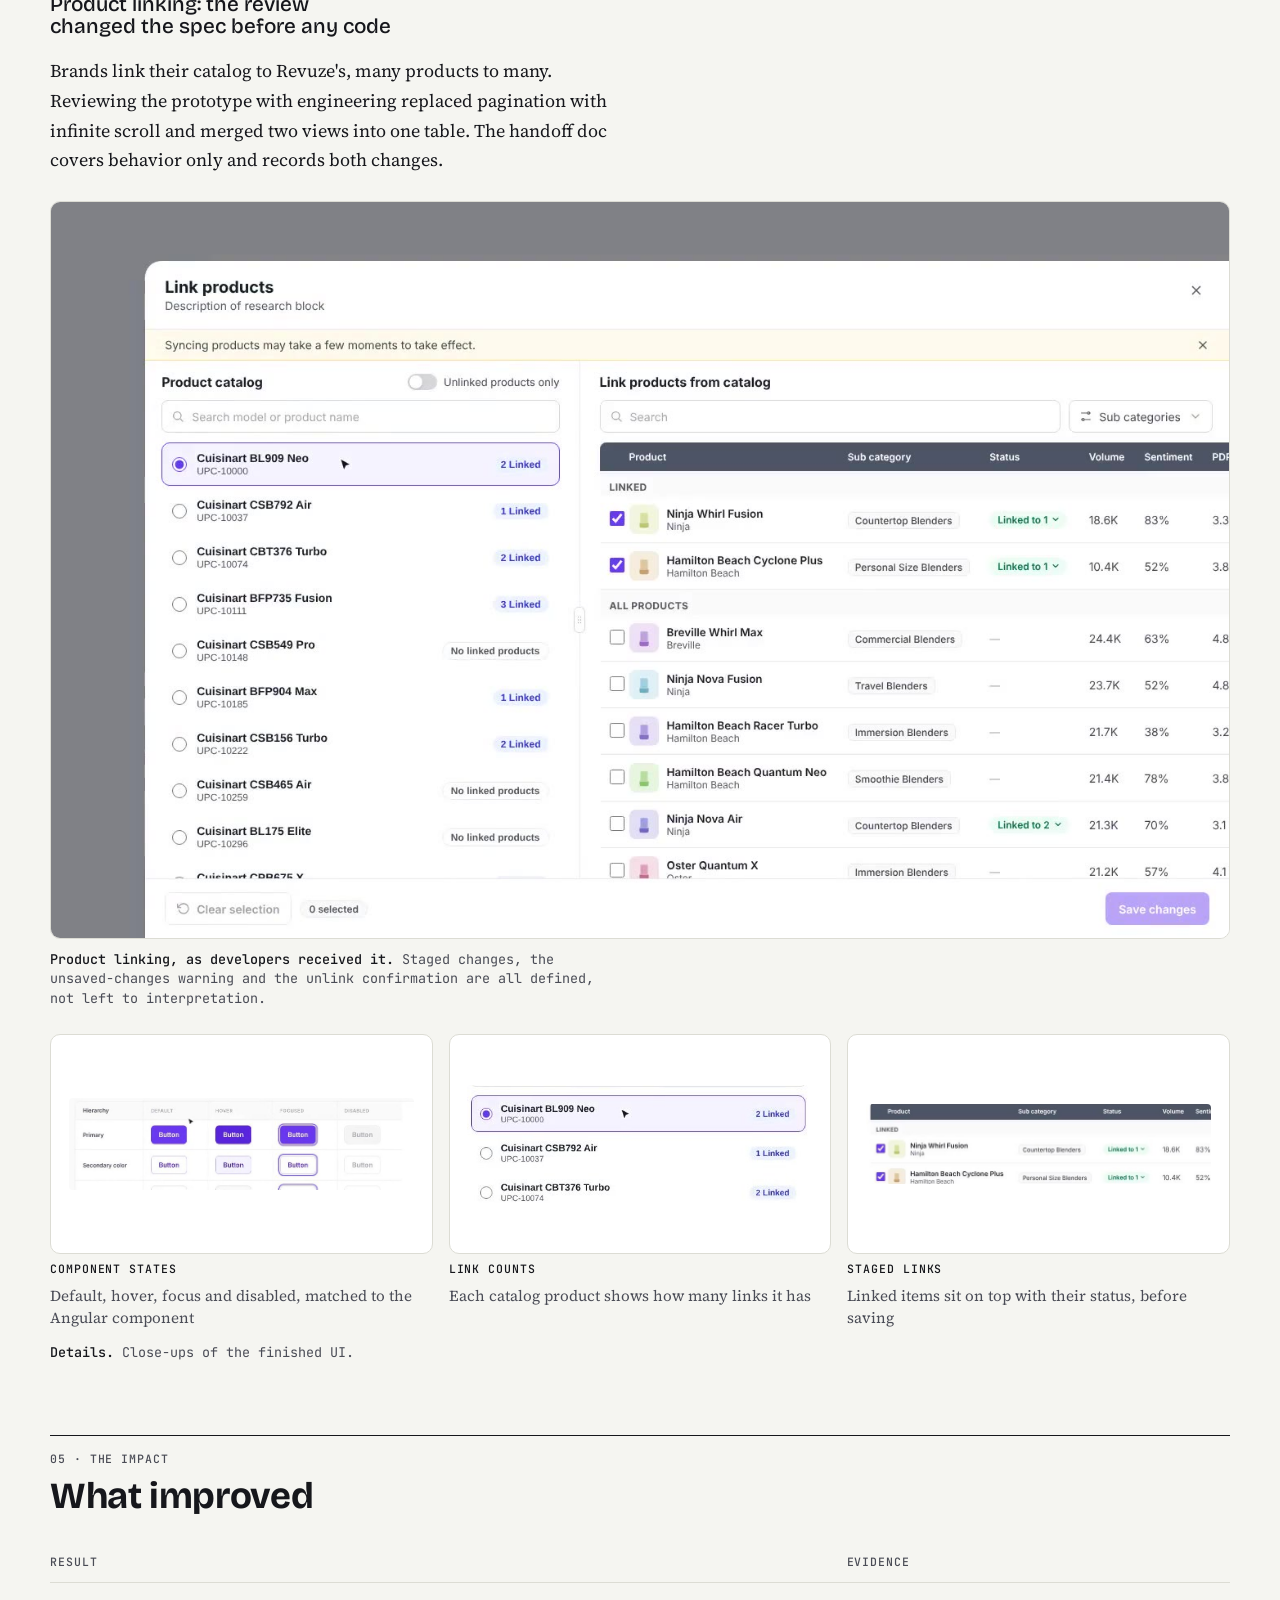
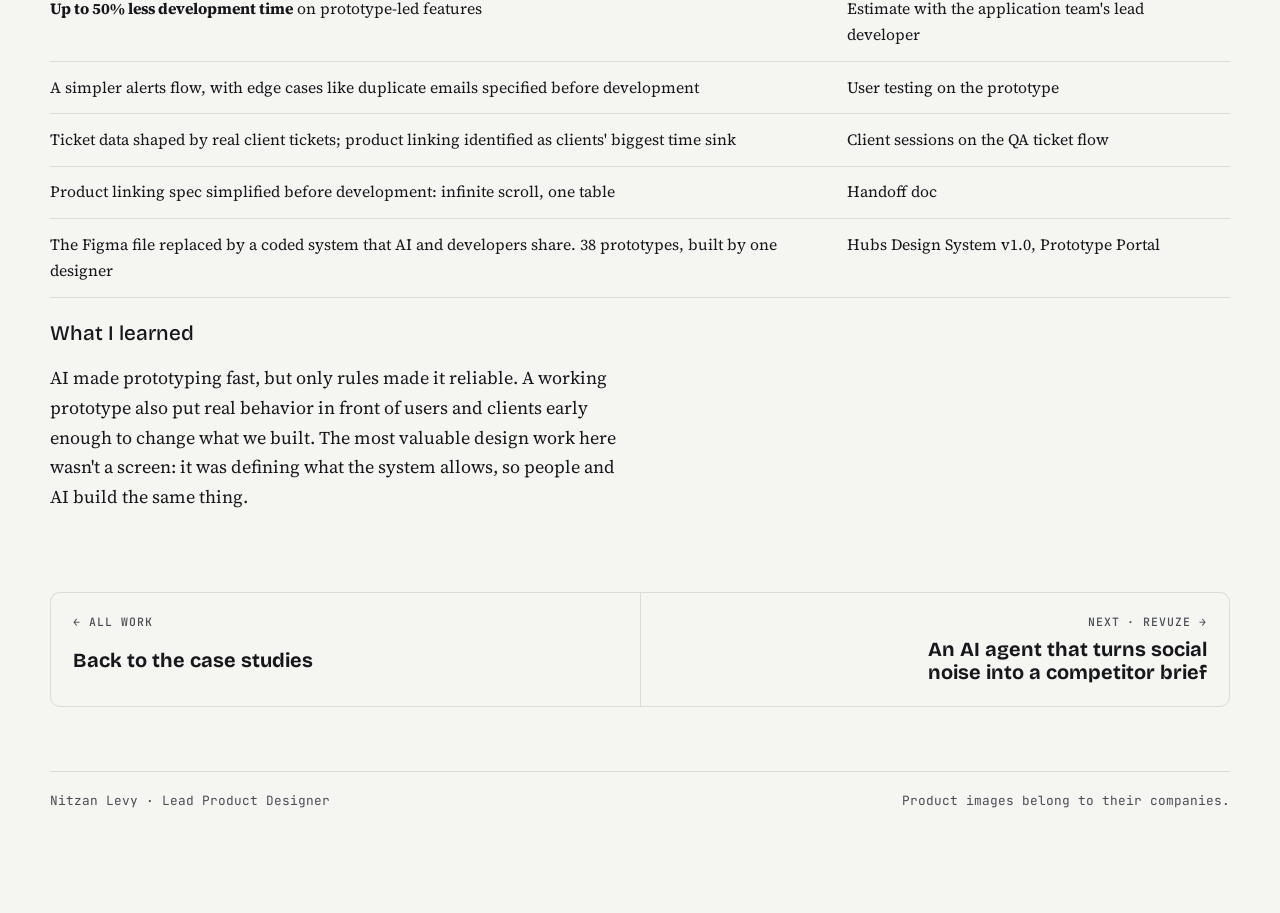
<file: prototype-portal.html>
<!doctype html><html lang="en"><head><meta charset="utf-8"><meta name="viewport" content="width=device-width,initial-scale=1,viewport-fit=cover">
<title>Prototype Portal · Nitzan Levy</title>
<meta name="description" content="A coded design system and a portal of AI-built, working prototypes, used for user research, client presentations and developer handoff. Features ship better executed, with up to 50% less development time.">
<link rel="preconnect" href="https://fonts.googleapis.com">
<link rel="preconnect" href="https://fonts.gstatic.com" crossorigin>
<link href="https://fonts.googleapis.com/css2?family=Bricolage+Grotesque:opsz,wght@12..96,500;12..96,700&family=Source+Serif+4:ital,opsz,wght@0,8..60,400;0,8..60,600;1,8..60,400&family=JetBrains+Mono:wght@400;500&display=swap" rel="stylesheet">
<link rel="stylesheet" href="site.css">
<script src="site.js" defer></script>
</head><body>
<div class="wrap">
  <nav class="nav" aria-label="Main"><a class="home" href="index.html">Nitzan Levy<span class="long"> · Lead Product Designer</span></a><ul><li><a href="index.html#work" aria-current="page">Work</a></li><li><a href="resume.html">Resume</a></li></ul></nav>

  <div class="hero">
    <div class="kicker"><span class="label">Case 01 / 04</span><span class="label">Revuze · Prototype Portal + Hubs Design System</span><span class="label">2026</span></div>
    <h1>One working prototype for research, clients and developers</h1>
    <p class="lede">At Revuze I kept hitting the same three walls: testing ideas with users, showing features to clients before they existed, and handing designs to developers without losing detail. I built a portal of AI-built, working prototypes, on a coded design system that follows the rules of our Angular product.</p>
    <dl class="facts">
      <div><dt class="label">Role</dt><dd>Lead Product Designer. Initiated, designed and built both</dd></div>
      <div><dt class="label">Worked with</dt><dd>Product managers and R&amp;D. Sole designer</dd></div>
      <div><dt class="label">Built with</dt><dd>Claude + Figma MCP, Figma, Angular</dd></div>
      <div><dt class="label">Result</dt><dd>Better-executed features, up to 50% less development time</dd></div>
    </dl>
  </div>

  <!-- 01 -->
  <section aria-labelledby="ch">
    <div class="sec-head"><span class="label">01 · The challenge</span><h2 id="ch" class="col">Three pain points, one root cause</h2></div>
    <div class="prose col">
      <p>Revuze's product is dense: thousands of products, reviews, tickets and AI insights on one screen. Static Figma prototypes showed how a feature looked, not how it behaved with real data. That gap showed up in three places.</p>
    </div>
    <div class="outcomes">
      <div><span class="label">User research</span><p>Users reacted to click-through images, not the feature. We couldn't see how they used filters, long lists or AI answers until it was built.</p></div>
      <div><span class="label">Client presentations</span><p>Sales and product needed to show clients features before development. Figma frames were hard to present and easy to misread.</p></div>
      <div><span class="label">Developer handoff</span><p>States, edge cases and data behavior lived in written specs. Developers filled the gaps, and corrections came late, when they cost most.</p></div>
    </div>
    <div class="prose col">
      <p>Under all three sat the design system: one very large Figma file, with no Storybook and no coded components. Developers rebuilt components from screenshots, and nothing tied a design to what Angular could render.</p>
    </div>
  </section>

  <!-- 02 -->
  <section aria-labelledby="role">
    <div class="sec-head"><span class="label">02 · My role</span><h2 id="role" class="col">What I owned, and the limits I worked within</h2></div>
    <div class="two">
      <div class="prose col">
        <ul class="plain">
          <li>Identified the three pain points and proposed the solution.</li>
          <li>Designed and built the Prototype Portal, and own its repo.</li>
          <li>Turned the Figma file into a coded design system that AI and developers both use.</li>
          <li>Set the workflow: how prototypes are added, grouped, reviewed and handed off.</li>
        </ul>
        <p>I was the only designer at Revuze, working with product managers and R&amp;D leads.</p>
      </div>
      <aside class="rail">
        <div><b>Constraint</b>The product is built in Angular, so every design had to be buildable with its components.</div>
        <div><b>Constraint</b>No extra engineering time. The solution had to come from design.</div>
        <div><b>Constraint</b>Internal and client-facing, so access stays limited to company accounts.</div>
      </aside>
    </div>
  </section>

  <!-- 03 -->
  <section aria-labelledby="think">
    <div class="sec-head"><span class="label">03 · The thinking</span><h2 id="think" class="col">Why working prototypes, and why a coded system first</h2></div>
    <div class="prose col">
      <p>I started building features with Claude connected to Figma through MCP. The first results were fast but inconsistent: Claude invented colors, spacing and components our Angular app did not have. The prototypes looked right but could not be built as drawn.</p>
      <p>Before AI could build reliable prototypes, it needed rules. So the design system came first.</p>
    </div>
    <div class="tbl-scroll">
      <table>
        <thead><tr><th>Option</th><th>Upside</th><th>Why I didn't stop there</th></tr></thead>
        <tbody>
          <tr><td>Keep the Figma file, add documentation</td><td>No new tools</td><td>Still a picture. AI and developers still guess the behavior.</td></tr>
          <tr><td>Storybook</td><td>Industry standard for coded components</td><td>Needs engineering time we didn't have.</td></tr>
          <tr><td>Figma prototypes only</td><td>Fast, familiar</td><td>Can't show real data, loading or errors.</td></tr>
          <tr><td><b>Coded design system + working prototypes</b></td><td>One source for AI, design and dev</td><td><b>Chosen.</b> Mirrors Angular's limits, so what AI builds is what dev can ship.</td></tr>
        </tbody>
      </table>
    </div>
    <div class="prose col">
      <p>The key decision was to encode the system's restrictions, not only its look. Each component exposes exactly the sizes, hierarchies and states the Angular component supports. Claude can only use what exists.</p>
    </div>
  </section>

  <!-- 04 -->
  <section aria-labelledby="sol">
    <div class="sec-head"><span class="label">04 · The solution</span><h2 id="sol" class="col">A coded design system, and a portal that serves all three needs</h2></div>

    <div class="prose col">
      <h3>The Hubs Design System</h3>
      <p>The Figma file became a living component site. Each component shows all its states and sizes, with an Angular tab of code developers copy into the app. The repo tells Claude to use only these tokens and components, and a small Figma plugin generates new Badge sizes from existing ones.</p>
    </div>
    <figure>
      <div class="frame"><video src="media/portal/ds.mp4" poster="media/portal/ds.jpg" autoplay muted loop playsinline preload="metadata" aria-label="Hubs Design System: button states, sizes, icon variants, Angular code, then Badge and Toggle"></video></div>
      <figcaption><b>Hubs Design System v1.0.</b> Button: 7 hierarchies × 7 sizes × 5 icon variants, typed to match the Angular component. Badge and Toggle follow the same structure.</figcaption>
    </figure>

    <div class="prose col">
      <h3>The Prototype Portal</h3>
      <p>Every feature is built with Claude on the design system and published to one internal site behind company sign-in, with a stable link and a live preview. Options for the same feature sit together in a folder.</p>
    </div>
    <figure>
      <div class="frame"><video src="media/portal/portal.mp4" poster="media/portal/portal.jpg" autoplay muted loop playsinline preload="metadata" aria-label="Prototype Portal: browsing prototypes, opening the Vee Chat folder of options, switching to table view"></video></div>
      <figcaption><b>The Prototype Portal.</b> 38 prototypes. The Vee Chat folder holds 8 working options for one feature.</figcaption>
    </figure>

    <div class="sec-head" style="border-top:0;padding-top:1rem"><span class="label">One prototype, three uses</span><h3 class="col">How each pain point was solved</h3></div>

    <div class="prose col">
      <span class="label">User research</span>
      <h3>Alerts: testing showed the flow was too complex</h3>
      <p>Alerts tell a brand when something changes, such as a spike in product defects. We tested the full setup flow as a working prototype, with real catalog data and AI pre-filling the settings.</p>
      <p>Testing showed two things. The flow had too many decisions, so I simplified it: AI pre-fills what it can and the user confirms each answer with a chip. Users also hit edge cases we hadn't planned for, like adding the same email twice, and each went into the spec before development.</p>
    </div>
    <figure>
      <div class="frame"><video src="media/portal/alerts.mp4" poster="media/portal/alerts.jpg" autoplay muted loop playsinline preload="metadata" aria-label="Alerts prototype: pick product defects, AI pre-fills the setup, choose a product, set weekly cadence, review and create, alert is live"></video></div>
      <figcaption><b>The simplified alerts flow.</b> Pick what to monitor, confirm the pre-filled answers, review, done.</figcaption>
    </figure>

    <div class="prose col">
      <span class="label">Client presentations</span>
      <h3>QA tickets: client feedback revealed the real problem</h3>
      <p>I presented the QA ticket flow to a few clients before development. Their feedback, based on real tickets, reshaped how ticket data is structured.</p>
      <p>They also told us what took most of their time: linking their products to the Revuze catalog. That became the next feature.</p>
    </div>

    <div class="prose col">
      <span class="label">Developer handoff</span>
      <h3>Product linking: the review changed the spec before any code</h3>
      <p>Brands link their catalog to Revuze's, many products to many. Reviewing the prototype with engineering replaced pagination with infinite scroll and merged two views into one table. The handoff doc covers behavior only and records both changes.</p>
    </div>
    <figure>
      <div class="frame"><video src="media/portal/linking.mp4" poster="media/portal/linking.jpg" autoplay muted loop playsinline preload="metadata" aria-label="Product linking prototype: select a product, stage changes, unsaved-changes warning, save with unlink confirmation, changes saved"></video></div>
      <figcaption><b>Product linking, as developers received it.</b> Staged changes, the unsaved-changes warning and the unlink confirmation are all defined, not left to interpretation.</figcaption>
    </figure>

    <figure class="details"><div class="dt-row"><div class="dt"><div class="dt-img"><img src="media/portal/d-states.jpg" alt="Primary and secondary buttons in default, hover, focused and disabled states" loading="lazy"></div><span class="label">Component states</span><p>Default, hover, focus and disabled, matched to the Angular component</p></div><div class="dt"><div class="dt-img"><img src="media/portal/d-linked.jpg" alt="Catalog list with linked counts beside each product" loading="lazy"></div><span class="label">Link counts</span><p>Each catalog product shows how many links it has</p></div><div class="dt"><div class="dt-img"><img src="media/portal/d-staged.jpg" alt="Table of linked products with Linked to 1 status chips" loading="lazy"></div><span class="label">Staged links</span><p>Linked items sit on top with their status, before saving</p></div></div><figcaption><b>Details.</b> Close-ups of the finished UI.</figcaption></figure>
  </section>

  <!-- 05 -->
  <section aria-labelledby="imp">
    <div class="sec-head"><span class="label">05 · The impact</span><h2 id="imp" class="col">What improved</h2></div>
    <div class="tbl-scroll">
      <table>
        <thead><tr><th>Result</th><th>Evidence</th></tr></thead>
        <tbody>
          <tr><td><b>Up to 50% less development time</b> on prototype-led features</td><td>Estimate with the application team's lead developer</td></tr>
          <tr><td>A simpler alerts flow, with edge cases like duplicate emails specified before development</td><td>User testing on the prototype</td></tr>
          <tr><td>Ticket data shaped by real client tickets; product linking identified as clients' biggest time sink</td><td>Client sessions on the QA ticket flow</td></tr>
          <tr><td>Product linking spec simplified before development: infinite scroll, one table</td><td>Handoff doc</td></tr>
          <tr><td>The Figma file replaced by a coded system that AI and developers share. 38 prototypes, built by one designer</td><td>Hubs Design System v1.0, Prototype Portal</td></tr>
        </tbody>
      </table>
    </div>
    <div class="prose col">
      <h3>What I learned</h3>
      <p>AI made prototyping fast, but only rules made it reliable. A working prototype also put real behavior in front of users and clients early enough to change what we built. The most valuable design work here wasn't a screen: it was defining what the system allows, so people and AI build the same thing.</p>
    </div>
  </section>

<nav class="pager" aria-label="More case studies"><a href="index.html#work"><span class="label">← All work</span><b>Back to the case studies</b></a><a class="next" href="competitor-agent.html"><span class="label">Next · Revuze →</span><b>An AI agent that turns social noise into a competitor brief</b></a></nav><footer class="foot"><span>Nitzan Levy · Lead Product Designer</span><span>Product images belong to their companies.</span></footer>
</div>

<script>
(function(){
  try{
    if(window.matchMedia('(prefers-reduced-motion: reduce)').matches){
      document.querySelectorAll('video').forEach(function(v){v.removeAttribute('autoplay');v.pause();v.controls=true;});
    }
  }catch(e){}
})();
</script>

</body></html>
</file>
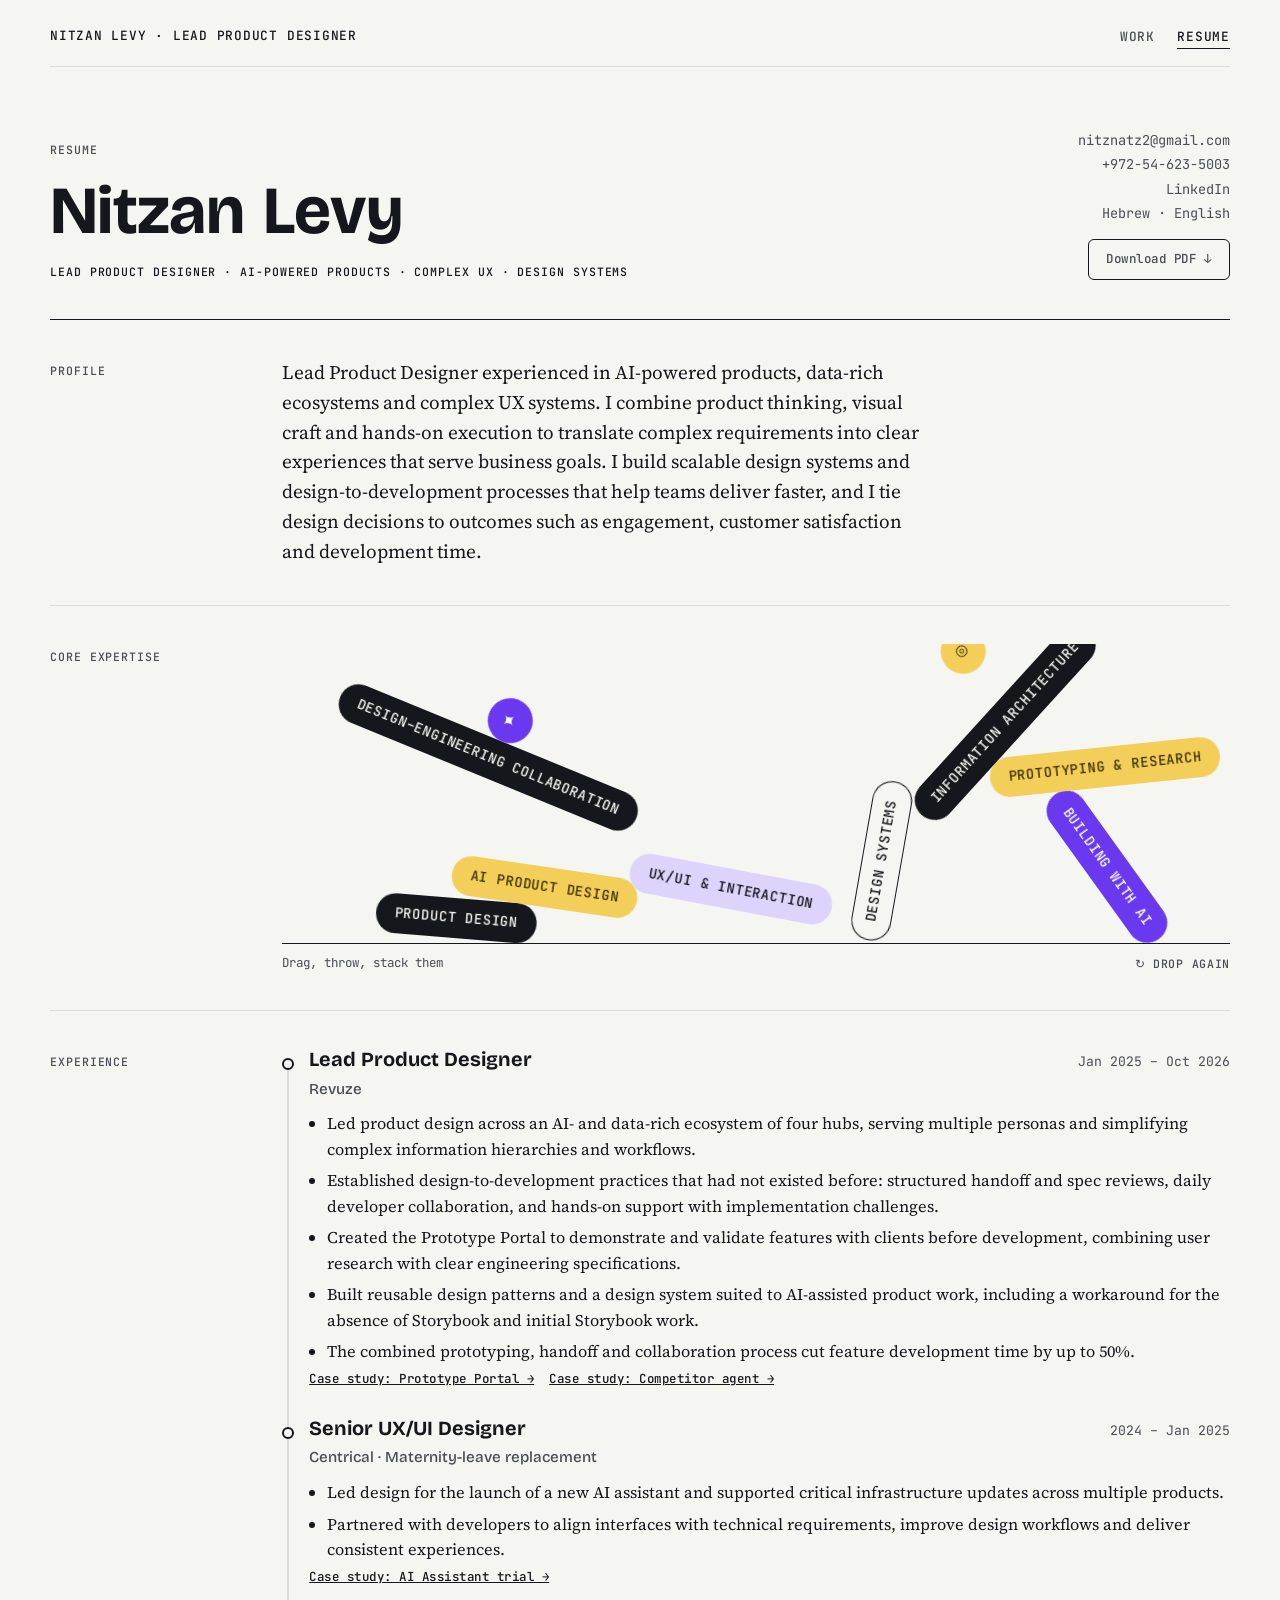
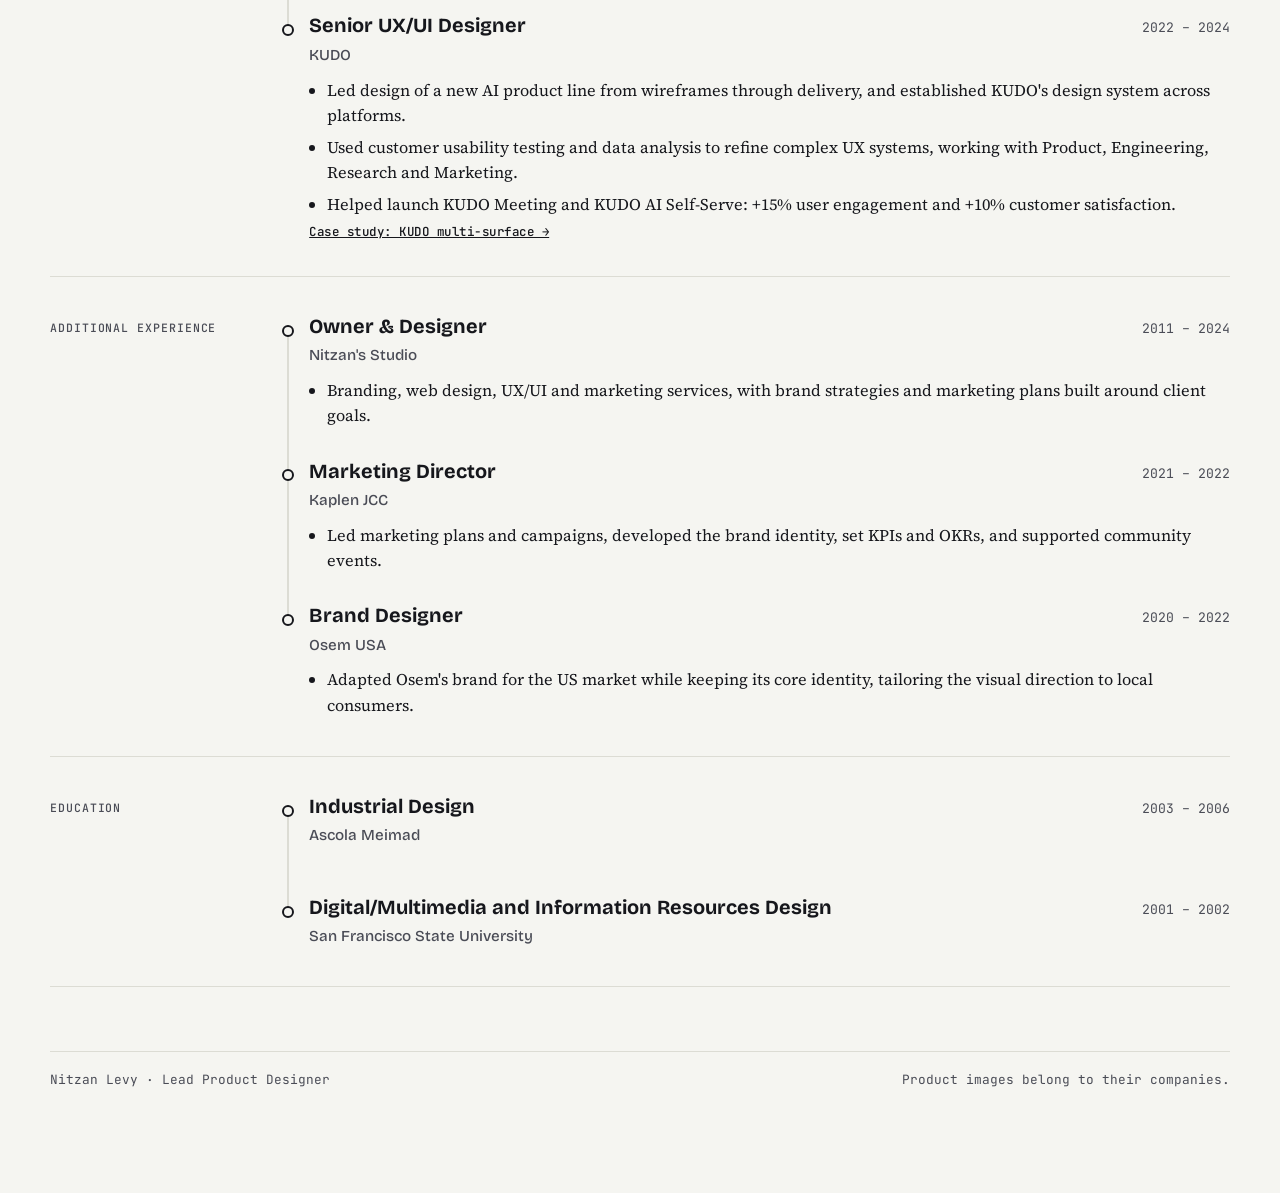
<file: resume.html>
<!doctype html><html lang="en"><head><meta charset="utf-8"><meta name="viewport" content="width=device-width,initial-scale=1,viewport-fit=cover">
<title>Resume · Nitzan Levy</title>
<meta name="description" content="Resume of Nitzan Levy, Lead Product Designer">
<link rel="preconnect" href="https://fonts.googleapis.com">
<link rel="preconnect" href="https://fonts.gstatic.com" crossorigin>
<link href="https://fonts.googleapis.com/css2?family=Bricolage+Grotesque:opsz,wght@12..96,500;12..96,700&family=Source+Serif+4:ital,opsz,wght@0,8..60,400;0,8..60,600;1,8..60,400&family=JetBrains+Mono:wght@400;500&display=swap" rel="stylesheet">
<link rel="stylesheet" href="site.css">
<script src="site.js" defer></script>
</head><body>
<div class="wrap">
  <nav class="nav" aria-label="Main"><a class="home" href="index.html">Nitzan Levy<span class="long"> · Lead Product Designer</span></a><ul><li><a href="index.html#work">Work</a></li><li><a href="resume.html" aria-current="page">Resume</a></li></ul></nav>
  <header class="cv-head">
    <div style="display:grid;gap:1.1rem">
      <span class="label">Resume</span>
      <h1 style="font-size:clamp(2.4rem,6vw,4.2rem)">Nitzan Levy</h1>
      <p class="label" style="color:var(--ink)">Lead Product Designer · AI-powered products · Complex UX · Design systems</p>
    </div>
    <div class="contact">
      <a href="mailto:nitznatz2@gmail.com">nitznatz2@gmail.com</a>
      <a href="tel:+972546235003">+972-54-623-5003</a>
      <a href="https://www.linkedin.com/in/nitzan-levy-86036b2b/" target="_blank" rel="noopener">LinkedIn</a>
      <span>Hebrew · English</span>
      <a class="btn print" href="Nitzan-Levy-Resume.pdf" download="Nitzan-Levy-Resume.pdf" target="_blank" rel="noopener" style="margin-top:.6rem;font:500 .78rem/1 var(--f-mono);justify-self:end;text-decoration:none">Download PDF ↓</a>
    </div>
  </header>

  <div class="cv-sec">
    <span class="label">Profile</span>
    <p class="col" style="font-size:1.2rem;line-height:1.55">Lead Product Designer experienced in AI-powered products, data-rich ecosystems and complex UX systems. I combine product thinking, visual craft and hands-on execution to translate complex requirements into clear experiences that serve business goals. I build scalable design systems and design-to-development processes that help teams deliver faster, and I tie design decisions to outcomes such as engagement, customer satisfaction and development time.</p>
  </div>

  <div class="cv-sec">
    <span class="label">Core expertise</span>
    <ul class="skills">
      <li>Product Design</li><li>AI Product Design</li><li>Building with AI</li><li>UX/UI &amp; Interaction</li><li>Design Systems</li><li>Prototyping &amp; Research</li><li>Information Architecture</li><li>Design–Engineering Collaboration</li>
    </ul>
  </div>

  <div class="cv-sec">
    <span class="label">Experience</span>
    <div>
      <article class="job">
        <div class="job-top"><h3>Lead Product Designer</h3><span class="when">Jan 2025 – Oct 2026</span></div>
        <span class="co">Revuze</span>
        <ul>
          <li>Led product design across an AI- and data-rich ecosystem of four hubs, serving multiple personas and simplifying complex information hierarchies and workflows.</li>
          <li>Established design-to-development practices that had not existed before: structured handoff and spec reviews, daily developer collaboration, and hands-on support with implementation challenges.</li>
          <li>Created the Prototype Portal to demonstrate and validate features with clients before development, combining user research with clear engineering specifications.</li>
          <li>Built reusable design patterns and a design system suited to AI-assisted product work, including a workaround for the absence of Storybook and initial Storybook work.</li>
          <li>The combined prototyping, handoff and collaboration process cut feature development time by up to 50%.</li>
        </ul>
        <span class="cs-link"><a href="prototype-portal.html">Case study: Prototype Portal →</a>&nbsp;&nbsp;<a href="competitor-agent.html">Case study: Competitor agent →</a></span>
      </article>
      <article class="job">
        <div class="job-top"><h3>Senior UX/UI Designer</h3><span class="when">2024 – Jan 2025</span></div>
        <span class="co">Centrical · Maternity-leave replacement</span>
        <ul>
          <li>Led design for the launch of a new AI assistant and supported critical infrastructure updates across multiple products.</li>
          <li>Partnered with developers to align interfaces with technical requirements, improve design workflows and deliver consistent experiences.</li>
        </ul>
        <span class="cs-link"><a href="ai-assistant-trial.html">Case study: AI Assistant trial →</a></span>
      </article>
      <article class="job">
        <div class="job-top"><h3>Senior UX/UI Designer</h3><span class="when">2022 – 2024</span></div>
        <span class="co">KUDO</span>
        <ul>
          <li>Led design of a new AI product line from wireframes through delivery, and established KUDO's design system across platforms.</li>
          <li>Used customer usability testing and data analysis to refine complex UX systems, working with Product, Engineering, Research and Marketing.</li>
          <li>Helped launch KUDO Meeting and KUDO AI Self-Serve: +15% user engagement and +10% customer satisfaction.</li>
        </ul>
        <span class="cs-link"><a href="kudo.html">Case study: KUDO multi-surface →</a></span>
      </article>
    </div>
  </div>

  <div class="cv-sec">
    <span class="label">Additional experience</span>
    <div>
      <article class="job">
        <div class="job-top"><h3>Owner &amp; Designer</h3><span class="when">2011 – 2024</span></div>
        <span class="co">Nitzan's Studio</span>
        <ul><li>Branding, web design, UX/UI and marketing services, with brand strategies and marketing plans built around client goals.</li></ul>
      </article>
      <article class="job">
        <div class="job-top"><h3>Marketing Director</h3><span class="when">2021 – 2022</span></div>
        <span class="co">Kaplen JCC</span>
        <ul><li>Led marketing plans and campaigns, developed the brand identity, set KPIs and OKRs, and supported community events.</li></ul>
      </article>
      <article class="job">
        <div class="job-top"><h3>Brand Designer</h3><span class="when">2020 – 2022</span></div>
        <span class="co">Osem USA</span>
        <ul><li>Adapted Osem's brand for the US market while keeping its core identity, tailoring the visual direction to local consumers.</li></ul>
      </article>
    </div>
  </div>

  <div class="cv-sec">
    <span class="label">Education</span>
    <div style="display:grid;gap:1.2rem">
      <div class="job"><div class="job-top"><h3>Industrial Design</h3><span class="when">2003 – 2006</span></div><span class="co">Ascola Meimad</span></div>
      <div class="job"><div class="job-top"><h3>Digital/Multimedia and Information Resources Design</h3><span class="when">2001 – 2002</span></div><span class="co">San Francisco State University</span></div>
    </div>
  </div>
  <footer class="foot"><span>Nitzan Levy · Lead Product Designer</span><span>Product images belong to their companies.</span></footer>
</div>

</body></html>
</file>
<file: cv/site.css>
/* Layout: long-form case study. A 65ch reading column, media that breaks out wide,
   and a spec "margin rail" for facts, the way a design review annotates a screen. */
:root{
  --paper:#f5f5f1;        /* page ground, faintly warm */
  --sheet:#ffffff;        /* raised surfaces: media frames */
  --ink:#16171c;          /* text */
  --ink-2:#4a4c56;        /* secondary text */
  --rule:#dcdcd4;         /* hairlines */
  --mark:#f3cf5a;         /* review marker: highlights + "to confirm" */
  --mark-ink:#3d3000;
  --violet:#6938ef;       /* Revuze product accent, used only to point at product */
  --f-display:'Bricolage Grotesque', 'Helvetica Neue', Arial, sans-serif;
  --f-body:'Source Serif 4', Georgia, 'Times New Roman', serif;
  --f-mono:'JetBrains Mono', ui-monospace, Menlo, Consolas, monospace;
  --s-1:clamp(2.4rem,6vw,4.6rem);
  --s-2:clamp(1.6rem,3.2vw,2.3rem);
  --s-3:1.3rem;
  --measure:65ch;
  --wide:1180px;
}
@media (prefers-color-scheme: dark){:root:not([data-theme="light"]){
  --paper:#121317;--sheet:#1b1c22;--ink:#ecebe6;--ink-2:#a9aab3;--rule:#2d2e36;
  --mark:#d9b440;--mark-ink:#1a1400;--violet:#9b84ff;color-scheme:dark}}
:root[data-theme="dark"]{
  --paper:#121317;--sheet:#1b1c22;--ink:#ecebe6;--ink-2:#a9aab3;--rule:#2d2e36;
  --mark:#d9b440;--mark-ink:#1a1400;--violet:#9b84ff;color-scheme:dark}

*{box-sizing:border-box}
body{background:var(--paper);color:var(--ink);font:400 1.125rem/1.65 var(--f-body);
  padding-left:max(16px,env(safe-area-inset-left,0px));padding-right:max(16px,env(safe-area-inset-right,0px));padding-block:0 6rem}
.wrap{max-width:var(--wide);margin-inline:auto}
.col{max-width:var(--measure)}
h1,h2,h3{font-family:var(--f-display);font-weight:700;line-height:1.08;text-wrap:balance;margin:0;letter-spacing:-.01em}
h1{font-size:var(--s-1)}
h2{font-size:var(--s-2)}
h3{font-size:var(--s-3);font-weight:500;letter-spacing:0}
p{margin:0}
a{color:inherit}
.label{font:500 .72rem/1.3 var(--f-mono);letter-spacing:.08em;text-transform:uppercase;color:var(--ink-2)}
mark{background:linear-gradient(transparent 55%,var(--mark) 55%);color:inherit;padding:0 .1em}
.tbc{font:500 .72rem/1 var(--f-mono);background:var(--mark);color:var(--mark-ink);padding:.28em .5em;border-radius:3px;white-space:nowrap;vertical-align:.15em;letter-spacing:.02em}

/* top bar */
.top{display:flex;justify-content:space-between;align-items:center;gap:1rem;padding-block:1.4rem;border-bottom:1px solid var(--rule);font:500 .8rem/1 var(--f-mono)}
.top b{font-weight:500;letter-spacing:.06em}
.draft{color:var(--ink-2)}

/* hero */
.hero{display:grid;gap:2.2rem;padding-block:4rem 3rem}
.hero .kicker{display:flex;gap:.8rem;flex-wrap:wrap;align-items:center}
.hero .lede{font-size:1.35rem;line-height:1.5;color:var(--ink-2);max-width:52ch}
.facts{display:grid;grid-template-columns:repeat(4,minmax(0,1fr));border-top:1px solid var(--ink);margin-top:.5rem}
.facts div{padding:1rem 1rem 1rem 0;display:grid;gap:.35rem;align-content:start;min-width:0}
.facts div+div{padding-left:1rem;border-left:1px solid var(--rule)}
.facts dd{margin:0;font:500 .98rem/1.4 var(--f-display)}
.facts dt{margin:0}
@media (max-width:760px){.facts{grid-template-columns:1fr 1fr}.facts div:nth-child(3){padding-left:0;border-left:0}.facts div:nth-child(n+3){border-top:1px solid var(--rule)}}

/* media */
figure{margin:0;display:grid;gap:.7rem}
.frame{background:var(--sheet);border:1px solid var(--rule);border-radius:10px;overflow:hidden;line-height:0}
.frame video,.frame img{width:100%;height:auto;display:block;max-width:100%}
figcaption{font:400 .84rem/1.45 var(--f-mono);color:var(--ink-2);max-width:70ch}
figcaption b{color:var(--ink);font-weight:500}

/* outcomes strip */
.outcomes{display:grid;grid-template-columns:repeat(3,minmax(0,1fr));gap:1px;background:var(--rule);border:1px solid var(--rule);border-radius:10px;overflow:hidden}
.outcomes div{background:var(--paper);padding:1.4rem;display:grid;gap:.5rem;align-content:start;min-width:0}
.outcomes .n{font:700 2.4rem/1 var(--f-display);font-variant-numeric:tabular-nums}
.outcomes p{font-size:.98rem;line-height:1.45;color:var(--ink-2)}
@media (max-width:760px){.outcomes{grid-template-columns:1fr}}

/* sections */
section{display:grid;gap:1.6rem;padding-block:4.5rem 0}
.sec-head{display:grid;gap:.6rem;border-top:1px solid var(--ink);padding-top:1rem}
.prose{display:grid;gap:1.1rem}
.two{display:grid;grid-template-columns:minmax(0,1fr) 260px;gap:3rem;align-items:start}
.rail{display:grid;gap:1.1rem;font:400 .84rem/1.5 var(--f-mono);color:var(--ink-2);border-left:2px solid var(--mark);padding-left:1rem}
.rail b{display:block;color:var(--ink);font-weight:500}
@media (max-width:900px){.two{grid-template-columns:1fr;gap:1.6rem}}

.grid2{display:grid;grid-template-columns:repeat(2,minmax(0,1fr));gap:2rem 1.6rem}
@media (max-width:760px){.grid2{grid-template-columns:1fr}}
.hub{display:grid;gap:1.2rem}
.hub-head{display:flex;gap:.8rem;align-items:baseline;flex-wrap:wrap}
.hub-head .label{color:var(--violet)}

/* spec diff: before/after from the handoff doc */
.diff{border:1px solid var(--rule);border-radius:10px;overflow:hidden;font:400 .88rem/1.5 var(--f-mono)}
.diff-row{display:grid;grid-template-columns:7.5rem minmax(0,1fr) minmax(0,1fr);border-top:1px solid var(--rule)}
.diff-row:first-child{border-top:0}
.diff-row>div{padding:.8rem 1rem;min-width:0}
.diff-row>div+div{border-left:1px solid var(--rule)}
.diff-h{background:var(--sheet)}
.diff .was{text-decoration:line-through;text-decoration-color:var(--ink-2);color:var(--ink-2)}
.diff-scroll{overflow-x:auto}
.diff-scroll .diff{min-width:620px}

.tbl-scroll{overflow-x:auto}
table{border-collapse:collapse;width:100%;min-width:560px;font-size:.98rem}
th,td{text-align:left;padding:.8rem .9rem .8rem 0;border-bottom:1px solid var(--rule);vertical-align:top}
th{font:500 .72rem/1.3 var(--f-mono);letter-spacing:.08em;text-transform:uppercase;color:var(--ink-2)}
.status{font:500 .75rem/1 var(--f-mono);padding:.3em .55em;border-radius:3px;border:1px solid var(--rule);white-space:nowrap}
.status.ok{border-color:var(--ink)}

ul.plain{margin:0;padding-left:1.1rem;display:grid;gap:.6rem}
.notes{background:var(--sheet);border:1px dashed var(--ink-2);border-radius:10px;padding:1.4rem;display:grid;gap:.8rem;font-size:1rem}
:focus-visible{outline:2px solid var(--violet);outline-offset:3px}
@media (prefers-reduced-motion:reduce){*{transition:none!important;animation:none!important}}
.journey{display:grid;grid-template-columns:repeat(5,minmax(0,1fr));gap:0;border:1px solid var(--rule);border-radius:10px;overflow:hidden;background:var(--sheet)}
.journey .step{display:grid;gap:.4rem;align-content:start;padding:1.1rem 1rem;border-left:1px solid var(--rule);position:relative;min-width:0}
.journey .step:first-child{border-left:0}
.journey .step b{font:500 1.05rem/1.2 var(--f-display)}
.journey .step span:last-child{font-size:.92rem;line-height:1.4;color:var(--ink-2)}
.journey .step:not(:last-child)::after{content:"";position:absolute;right:-7px;top:1.35rem;width:12px;height:12px;background:var(--sheet);border-top:1px solid var(--rule);border-right:1px solid var(--rule);transform:rotate(45deg);z-index:1}
.journey .step.accent{background:var(--mark);color:var(--mark-ink)}
.journey .step.accent .label,.journey .step.accent span:last-child{color:var(--mark-ink)}
@media (max-width:760px){.journey{grid-template-columns:1fr}.journey .step{border-left:0;border-top:1px solid var(--rule)}.journey .step:first-child{border-top:0}.journey .step:not(:last-child)::after{display:none}}
.grid2{align-items:start}
figure.narrow{max-width:680px}

/* ---------- site chrome: shared across every page ---------- */
.nav{display:flex;justify-content:space-between;align-items:center;gap:1rem;padding-block:1.4rem;border-bottom:1px solid var(--rule);font:500 .8rem/1 var(--f-mono)}
.nav .home{font-weight:500;letter-spacing:.06em;text-decoration:none;text-transform:uppercase}
.nav ul{display:flex;gap:1.4rem;list-style:none;margin:0;padding:0}
.nav ul a{text-decoration:none;color:var(--ink-2);letter-spacing:.06em;text-transform:uppercase;padding-block:.3rem;border-bottom:1px solid transparent}
.nav ul a:hover{color:var(--ink)}
.nav ul a[aria-current="page"]{color:var(--ink);border-bottom-color:var(--ink)}
@media (max-width:520px){.nav .home .long{display:none}.nav ul{gap:1rem}}

/* case pager at the bottom of each case */
.pager{display:grid;grid-template-columns:1fr 1fr;gap:1px;background:var(--rule);border:1px solid var(--rule);border-radius:10px;overflow:hidden;margin-top:5rem}
.pager a{background:var(--paper);padding:1.4rem;display:grid;gap:.5rem;text-decoration:none;min-width:0}
.pager a:hover{background:var(--sheet)}
.pager a:hover b{text-decoration:underline;text-underline-offset:.2em}
.pager b{font:700 1.25rem/1.15 var(--f-display);text-wrap:balance}
.pager .next{text-align:right}
.pager .empty{background:var(--paper)}
@media (max-width:620px){.pager{grid-template-columns:1fr}.pager .next{text-align:left}.pager .empty{display:none}}

.foot{margin-top:4rem;padding-top:1.2rem;border-top:1px solid var(--rule);display:flex;justify-content:space-between;gap:1rem;flex-wrap:wrap;font:400 .8rem/1.4 var(--f-mono);color:var(--ink-2)}

/* ---------- home ---------- */
.intro{display:grid;gap:2rem;padding-block:5rem 4rem}
.intro h1{font-size:clamp(2.3rem,5.6vw,4.4rem);max-width:17ch}
.intro h1 em{font-style:normal;background:linear-gradient(transparent 62%,var(--mark) 62%)}
.intro .lede{font-size:1.3rem;line-height:1.5;color:var(--ink-2);max-width:56ch}
.intro .actions{display:flex;gap:1.2rem;flex-wrap:wrap;align-items:center;font:500 .85rem/1 var(--f-mono)}
.btn{display:inline-block;text-decoration:none;padding:.85rem 1.1rem;border:1px solid var(--ink);border-radius:6px;letter-spacing:.04em}
.btn.solid{background:var(--ink);color:var(--paper)}
.btn:hover{background:var(--sheet);color:var(--ink)}

.work{display:grid;gap:0;border-top:1px solid var(--ink)}
.work-head{display:flex;justify-content:space-between;align-items:baseline;padding-block:1rem 0}
.case{display:grid;grid-template-columns:minmax(0,5fr) minmax(0,6fr);gap:2.4rem;align-items:center;padding-block:2.6rem;border-bottom:1px solid var(--rule);text-decoration:none}
.case .thumb{background:var(--sheet);border:1px solid var(--rule);border-radius:10px;overflow:hidden;aspect-ratio:16/10;line-height:0}
.case .thumb img{width:100%;height:100%;object-fit:cover;object-position:top left;display:block;transition:transform .5s ease}
.case:hover .thumb img{transform:scale(1.025)}
.case .txt{display:grid;gap:.9rem;align-content:center}
.case .meta{display:flex;gap:.9rem;flex-wrap:wrap}
.case .meta .label:first-child{color:var(--ink)}
.case h2{font-size:clamp(1.5rem,2.6vw,2.1rem)}
.case:hover h2{text-decoration:underline;text-decoration-thickness:2px;text-underline-offset:.15em}
.case p{color:var(--ink-2);font-size:1.05rem;line-height:1.55;max-width:52ch}
.case .go{font:500 .8rem/1 var(--f-mono);letter-spacing:.06em;text-transform:uppercase}
@media (max-width:760px){.case{grid-template-columns:1fr;gap:1.2rem;padding-block:2rem}}

.about{display:grid;grid-template-columns:minmax(0,1fr) minmax(0,1fr);gap:3rem;padding-block:4.5rem 0}
.about .sec-head{grid-column:1/-1}
.principles{display:grid;gap:1.1rem;margin:0;padding:0;list-style:none}
.principles li{display:grid;gap:.25rem;padding-left:1rem;border-left:2px solid var(--mark)}
.principles b{font:500 1.05rem/1.3 var(--f-display)}
.principles span{color:var(--ink-2);font-size:1rem;line-height:1.5}
@media (max-width:760px){.about{grid-template-columns:1fr;gap:2rem}}

/* ---------- resume ---------- */
.cv-head{display:grid;grid-template-columns:minmax(0,1fr) auto;gap:2rem;align-items:end;padding-block:4rem 2.4rem;border-bottom:1px solid var(--ink)}
.cv-head .contact{display:grid;gap:.35rem;font:400 .85rem/1.4 var(--f-mono);color:var(--ink-2);text-align:right}
.cv-head .contact a{text-decoration:none}
.cv-head .contact a:hover{text-decoration:underline}
@media (max-width:760px){.cv-head{grid-template-columns:1fr}.cv-head .contact{text-align:left}}
.cv-sec{display:grid;grid-template-columns:200px minmax(0,1fr);gap:2rem;padding-block:2.4rem;border-bottom:1px solid var(--rule)}
.cv-sec>.label{padding-top:.35rem}
@media (max-width:760px){.cv-sec{grid-template-columns:1fr;gap:1rem}}
.job{display:grid;gap:.55rem}
.job+.job{margin-top:2rem}
.job-top{display:flex;justify-content:space-between;gap:1rem;flex-wrap:wrap;align-items:baseline}
.job-top h3{font-size:1.25rem;font-weight:700}
.job-top .when{font:400 .82rem/1 var(--f-mono);color:var(--ink-2);white-space:nowrap}
.job .co{font:500 .95rem/1.3 var(--f-display);color:var(--ink-2)}
.job ul{margin:.2rem 0 0;padding-left:1.1rem;display:grid;gap:.4rem;font-size:1.02rem;line-height:1.55}
.job .cs-link{font:500 .78rem/1 var(--f-mono);letter-spacing:.04em}
.skills{display:flex;flex-wrap:wrap;gap:.5rem;margin:0;padding:0;list-style:none}
.skills li{font:400 .85rem/1 var(--f-mono);border:1px solid var(--rule);background:var(--sheet);padding:.55em .7em;border-radius:4px}
@media print{.nav,.pager,.foot .print{display:none}body{padding-block:0}.cv-head{padding-top:0}}

/* ================= motion & personal behaviour ================= */
/* hero: text + live data figure */
.intro{grid-template-columns:minmax(0,1.25fr) minmax(0,1fr);align-items:center;column-gap:3rem}
.intro-txt{display:grid;gap:2rem;align-content:start}
.clarity{margin:0;display:grid;gap:.8rem}
.clarity canvas{width:100%;aspect-ratio:1/1;display:block;background:transparent;cursor:crosshair;touch-action:pan-y}
.clarity figcaption{display:grid;gap:.25rem}
.clarity .hint{font:400 .8rem/1.45 var(--f-mono);color:var(--ink-2)}
@media (max-width:900px){.intro{grid-template-columns:1fr}.clarity{max-width:460px}.clarity canvas{aspect-ratio:4/3}}

/* highlighter sweep on the hero promise */
.js .intro h1 em{background-size:0% 100%;background-repeat:no-repeat;background-image:linear-gradient(transparent 62%,var(--mark) 62%);background-color:transparent;transition:background-size 1.1s cubic-bezier(.65,0,.35,1) .5s}
.js .intro h1 em.on{background-size:100% 100%}
.intro h1 em{-webkit-box-decoration-break:clone;box-decoration-break:clone}

/* staggered reveal on scroll */
.js .rv{opacity:0;transform:translateY(18px);transition:opacity .7s ease,transform .7s cubic-bezier(.2,.7,.2,1)}
.js .rv.in{opacity:1;transform:none}

/* case thumbs: hover media */
.case .thumb{position:relative}
.case .thumb .alt{position:absolute;inset:0;width:100%;height:100%;object-fit:cover;object-position:top left;opacity:0;transition:opacity .45s ease}
.case:hover .thumb .alt,.case:focus-visible .thumb .alt{opacity:1}
.case .thumb .tag{position:absolute;left:.7rem;bottom:.7rem;font:500 .68rem/1 var(--f-mono);letter-spacing:.08em;text-transform:uppercase;background:var(--ink);color:var(--paper);padding:.45em .6em;border-radius:3px;transition:opacity .3s}
.case .thumb .tag .a{display:none}
.case:hover .thumb .tag .b,.case:focus-visible .thumb .tag .b{display:none}
.case:hover .thumb .tag .a,.case:focus-visible .thumb .tag .a{display:inline}

/* case pages: reading progress + 01–05 step tracker */
.progress{position:fixed;top:0;left:0;height:3px;width:100%;transform-origin:0 50%;transform:scaleX(0);background:var(--ink);z-index:50}
.steps{position:fixed;left:max(16px,calc((100vw - var(--wide))/2 - 150px));top:50%;transform:translateY(-50%);display:grid;gap:.15rem;z-index:40;opacity:0;pointer-events:none;transition:opacity .4s}
.steps.show{opacity:1;pointer-events:auto}
.steps a{display:grid;grid-template-columns:1.6rem auto;align-items:center;gap:.4rem;text-decoration:none;font:500 .68rem/1 var(--f-mono);letter-spacing:.06em;text-transform:uppercase;color:var(--ink-2);padding:.35rem 0}
.steps a .t{opacity:0;transform:translateX(-4px);transition:opacity .25s,transform .25s;white-space:nowrap}
.steps:hover a .t,.steps a.on .t{opacity:1;transform:none}
.steps a .d{width:1.6rem;height:2px;background:var(--rule);transition:background .3s,width .3s}
.steps a.on{color:var(--ink)}
.steps a.on .d{background:var(--ink)}
.steps a.done .d{background:var(--ink-2)}
@media (max-width:1460px){.steps{display:none}}
/* compact tracker for narrower screens: in the progress bar's place */
.stepnow{position:fixed;top:10px;right:max(16px,env(safe-area-inset-right,0px));z-index:45;font:500 .68rem/1 var(--f-mono);letter-spacing:.06em;text-transform:uppercase;background:var(--ink);color:var(--paper);padding:.5em .7em;border-radius:3px;opacity:0;transform:translateY(-6px);transition:opacity .3s,transform .3s;pointer-events:none}
.stepnow.show{opacity:1;transform:none}
@media (min-width:1461px){.stepnow{display:none}}

/* before / after toggle (built from Before/After figure pairs) */
.ba{display:grid;gap:.7rem}
.ba-bar{display:flex;gap:.8rem;align-items:center;justify-content:space-between;flex-wrap:wrap}
.ba-switch{display:inline-grid;grid-auto-flow:column;border:1px solid var(--ink);border-radius:999px;padding:3px;position:relative;font:500 .74rem/1 var(--f-mono);letter-spacing:.06em;text-transform:uppercase}
.ba-switch button{all:unset;cursor:pointer;padding:.55em 1em;border-radius:999px;position:relative;z-index:1;transition:color .3s}
.ba-switch button[aria-pressed="true"]{color:var(--paper)}
.ba-switch .pill{position:absolute;top:3px;bottom:3px;left:3px;border-radius:999px;background:var(--ink);transition:transform .35s cubic-bezier(.65,0,.35,1),width .35s}
.ba-switch button:focus-visible{outline:2px solid var(--violet);outline-offset:2px}
.ba-hint{font:400 .78rem/1.3 var(--f-mono);color:var(--ink-2)}
.ba .stage{position:relative;aspect-ratio:16/10;background:var(--sheet);border:1px solid var(--rule);border-radius:10px;overflow:hidden}
.ba .stage img{position:absolute;inset:0;width:100%;height:100%;object-fit:contain;transition:opacity .5s ease,transform .6s cubic-bezier(.2,.7,.2,1)}
.ba .stage img.off{opacity:0;transform:scale(.985)}
.ba .caps figcaption{display:none}
.ba .caps figcaption.on{display:block}

@media (prefers-reduced-motion:reduce){
  .js .rv{opacity:1;transform:none}
  .js .intro h1 em{background-size:100% 100%}
  .progress{display:none}
}

/* ================= layer 2: hover & special moments ================= */
/* custom cursor (fine pointers only) */
.cur{position:fixed;left:0;top:0;z-index:9999;pointer-events:none;display:none}
.has-cur .cur{display:block}
.cur .dot{position:absolute;width:8px;height:8px;margin:-4px 0 0 -4px;border-radius:50%;background:var(--ink);transition:opacity .2s}
.cur .ring{position:absolute;width:34px;height:34px;margin:-17px 0 0 -17px;border-radius:50%;border:1px solid var(--ink);display:grid;place-items:center;
  font:500 .62rem/1.1 var(--f-mono);letter-spacing:.08em;text-transform:uppercase;color:var(--paper);text-align:center;
  transition:width .35s cubic-bezier(.2,.7,.2,1),height .35s cubic-bezier(.2,.7,.2,1),margin .35s cubic-bezier(.2,.7,.2,1),background .25s,border-color .25s,opacity .25s}
.cur .ring span{opacity:0;transition:opacity .2s;padding:0 .5rem}
.cur.big .ring{width:92px;height:92px;margin:-46px 0 0 -46px;background:var(--ink)}
.cur.big .ring span{opacity:1}
.cur.big .dot{opacity:0}
.cur.link .ring{width:52px;height:52px;margin:-26px 0 0 -26px;border-color:var(--violet)}
.cur.hide{opacity:0}
.has-cur, .has-cur a, .has-cur button, .has-cur .case, .has-cur .zoomable, .has-cur .ba .stage{cursor:none}
.has-cur .clarity canvas{cursor:none}

/* headline words rise in */
.js .intro h1 .w{display:inline-block;overflow:hidden;vertical-align:top;padding-bottom:.08em;margin-bottom:-.08em}
.js .intro h1 .w>span{display:inline-block;transform:translateY(105%);transition:transform .9s cubic-bezier(.2,.75,.2,1)}
.js .intro h1.up .w>span{transform:none}

/* case cards: tilt + arrow */
.case .thumb{transform-style:preserve-3d;transition:transform .5s cubic-bezier(.2,.7,.2,1),box-shadow .5s}
.case:hover .thumb{box-shadow:0 24px 48px -24px rgba(0,0,0,.35)}
.case .go{display:inline-flex;gap:.5rem;align-items:center}
.case .go i{font-style:normal;display:inline-block;transition:transform .35s cubic-bezier(.2,.7,.2,1)}
.case:hover .go i{transform:translateX(8px)}
.case .num{font:700 clamp(3rem,6vw,5rem)/.8 var(--f-display);color:transparent;-webkit-text-stroke:1px var(--rule);transition:color .4s,-webkit-text-stroke-color .4s}
.case:hover .num{color:var(--mark);-webkit-text-stroke-color:var(--mark)}

/* nav underline draw */
.nav ul a{background:linear-gradient(currentColor,currentColor) 0 100%/0 1px no-repeat;transition:background-size .35s cubic-bezier(.2,.7,.2,1),color .2s;border-bottom:0}
.nav ul a:hover,.nav ul a[aria-current="page"]{background-size:100% 1px}

/* magnetic buttons */
.btn{transition:transform .35s cubic-bezier(.2,.7,.2,1),background .2s,color .2s}

/* principles: marker grows on hover */
.principles li{transition:border-color .3s, padding-left .3s}
.principles li:hover{border-left-color:var(--violet);padding-left:1.3rem}

/* screenshots: click to zoom */
.zoomable{cursor:zoom-in}
.lb{position:fixed;inset:0;z-index:9000;background:color-mix(in srgb,var(--paper) 92%,transparent);backdrop-filter:blur(6px);display:grid;place-items:center;opacity:0;pointer-events:none;transition:opacity .3s}
.lb.open{opacity:1;pointer-events:auto}
.lb .lb-in{width:min(96vw,1600px);max-height:92vh;overflow:auto;border:1px solid var(--rule);border-radius:10px;background:var(--sheet);transform:scale(.96);transition:transform .35s cubic-bezier(.2,.7,.2,1)}
.lb.open .lb-in{transform:none}
.lb img{display:block;width:100%;height:auto;cursor:zoom-in}
.lb img.z{width:200%;cursor:zoom-out}
.lb .lb-bar{position:fixed;top:14px;right:16px;display:flex;gap:.6rem;align-items:center;font:500 .72rem/1 var(--f-mono);letter-spacing:.06em;text-transform:uppercase}
.lb .lb-bar span{color:var(--ink-2)}
.lb button{all:unset;cursor:pointer;background:var(--ink);color:var(--paper);padding:.6em .8em;border-radius:4px}
.lb button:focus-visible{outline:2px solid var(--violet);outline-offset:2px}

/* figures lift slightly on hover */
section figure .frame{transition:transform .45s cubic-bezier(.2,.7,.2,1),box-shadow .45s}
section figure:hover .frame{transform:translateY(-3px);box-shadow:0 18px 40px -26px rgba(0,0,0,.4)}

/* pager: big arrow slide */
.pager a b{transition:transform .35s cubic-bezier(.2,.7,.2,1)}
.pager a:hover b{transform:translateX(6px)}
.pager a:first-child:hover b{transform:translateX(-6px)}

@media (prefers-reduced-motion:reduce){
  .js .intro h1 .w>span{transform:none}
  .case .thumb,section figure:hover .frame{transform:none!important}
}

/* resume: expertise chips fall in and land with a bounce */
.skills li{transition:transform .25s cubic-bezier(.2,.7,.2,1),background .2s,border-color .2s}
.skills li:hover{transform:translateY(-3px) rotate(var(--tilt,0deg));border-color:var(--ink)}
.js .skills.drop li{opacity:0}
.js .skills.drop.go li{animation:chipFall .95s cubic-bezier(.3,0,.4,1) both;animation-delay:var(--d,0ms)}
@keyframes chipFall{
  0%  {opacity:0;transform:translateY(-140px) rotate(var(--r0,-12deg))}
  12% {opacity:1}
  55% {transform:translateY(0) rotate(var(--r1,4deg))}
  70% {transform:translateY(-16px) rotate(calc(var(--r1,4deg) * -.5))}
  84% {transform:translateY(0) rotate(var(--tilt,0deg))}
  92% {transform:translateY(-4px) rotate(var(--tilt,0deg))}
  100%{opacity:1;transform:translateY(0) rotate(var(--tilt,0deg))}
}
.skills-replay{all:unset;cursor:pointer;margin-top:.9rem;font:500 .72rem/1 var(--f-mono);letter-spacing:.06em;text-transform:uppercase;color:var(--ink-2);display:inline-block}
.skills-replay:hover{color:var(--ink)}
.skills-replay:focus-visible{outline:2px solid var(--violet);outline-offset:3px}
@media (prefers-reduced-motion:reduce){.js .skills.drop li{opacity:1;animation:none!important}.skills-replay{display:none}}

/* resume: physics pit for expertise pills */
.sr-only{position:absolute!important;width:1px;height:1px;overflow:hidden;clip:rect(0 0 0 0);white-space:nowrap}
.pit{position:relative;height:300px;overflow:hidden;background:transparent;border-bottom:1px solid var(--ink);touch-action:pan-y;user-select:none;-webkit-user-select:none;cursor:grab}
.pit.grab{cursor:grabbing}
.has-cur .pit{cursor:none}
.pit .pill{position:absolute;left:0;top:0;white-space:nowrap;font:500 clamp(.7rem,1.45vw,.86rem)/1 var(--f-mono);letter-spacing:.06em;text-transform:uppercase;padding:.95em 1.35em;border-radius:999px;will-change:transform;transform:translate(-999px,-999px)}
.pit .pill.dot{width:2.8rem;height:2.8rem;padding:0;display:grid;place-items:center;font-size:1.15rem;text-transform:none}
.p-ink{background:var(--ink);color:var(--paper)}
.p-mark{background:var(--mark);color:var(--mark-ink)}
.p-violet{background:var(--violet);color:#fff}
.p-lilac{background:color-mix(in srgb,var(--violet) 22%,var(--sheet));color:var(--ink)}
.p-sheet{background:var(--paper);color:var(--ink);box-shadow:inset 0 0 0 1px var(--ink)}
.pit-bar{display:flex;justify-content:space-between;align-items:center;gap:1rem;margin-top:.7rem;font:400 .78rem/1.3 var(--f-mono);color:var(--ink-2)}
.pit-bar .skills-replay{margin-top:0}
@media (max-width:600px){.pit{height:340px}}

/* ================= diagrams (Centrical thinking) ================= */
figure.dg{gap:.9rem}
/* stakeholder chain */
.chain{display:grid;grid-template-columns:minmax(0,1fr) 3.4rem minmax(0,1fr) 3.4rem minmax(0,1fr) 3.4rem minmax(0,1fr);align-items:stretch}
.chain .node{display:grid;gap:.45rem;align-content:start;padding:1.2rem 1.1rem;border:1px solid var(--rule);border-radius:10px;background:var(--paper);min-width:0}
.chain .node b{font:700 1.15rem/1.15 var(--f-display)}
.chain .node>span:last-child{font-size:.95rem;line-height:1.45;color:var(--ink-2)}
.chain .tag{justify-self:start;font:500 .66rem/1 var(--f-mono);letter-spacing:.08em;text-transform:uppercase;padding:.45em .6em;border-radius:3px;border:1px solid var(--rule);color:var(--ink-2)}
.chain .user{border-color:var(--violet)}
.chain .user .tag{background:var(--violet);border-color:var(--violet);color:#fff}
.chain .buyer{border-color:var(--ink);border-style:dashed}
.chain .buyer .tag{background:var(--mark);border-color:var(--mark);color:var(--mark-ink)}
.chain .link{position:relative;display:grid;place-items:center}
.chain .link::before{content:"";position:absolute;left:6px;right:10px;top:50%;height:1px;background:var(--ink-2)}
.chain .link::after{content:"";position:absolute;right:6px;top:50%;width:7px;height:7px;border-top:1px solid var(--ink-2);border-right:1px solid var(--ink-2);transform:translateY(-50%) rotate(45deg)}
.chain .link span{position:relative;z-index:1;background:var(--paper);padding:.2em .25em;font:400 .62rem/1.15 var(--f-mono);letter-spacing:.04em;color:var(--ink-2);text-align:center;transform:translateY(-1.1rem)}
.gap-note{display:grid;grid-template-columns:auto minmax(0,1fr);gap:1rem;align-items:baseline;border-left:2px solid var(--mark);padding:.2rem 0 .2rem 1rem;max-width:70ch}
.gap-note p{font:500 1.05rem/1.45 var(--f-display)}
@media (max-width:900px){
  .chain{grid-template-columns:1fr}
  .chain .link{height:2.6rem}
  .chain .link::before{left:50%;right:auto;top:6px;bottom:10px;width:1px;height:auto}
  .chain .link::after{left:50%;right:auto;top:auto;bottom:6px;transform:translateX(-50%) rotate(135deg)}
  .chain .link span{transform:translateX(4.2rem)}
  .gap-note{grid-template-columns:1fr;gap:.4rem}
}
/* brief */
.brief{display:grid;grid-template-columns:repeat(3,minmax(0,1fr));border-top:1px solid var(--ink);border-bottom:1px solid var(--rule)}
.brief>div{display:grid;gap:.8rem;align-content:start;padding:1.6rem 1.4rem 1.8rem 0}
.brief>div+div{padding-left:1.4rem;border-left:1px solid var(--rule)}
.brief p{font:700 clamp(1.3rem,2.4vw,1.75rem)/1.15 var(--f-display);text-wrap:balance}
.brief .hl .label{color:var(--ink)}
@media (max-width:760px){.brief{grid-template-columns:1fr}.brief>div+div{padding-left:0;border-left:0;border-top:1px solid var(--rule)}}
/* solution map */
.smap{display:grid;grid-template-columns:repeat(3,minmax(0,1fr));gap:1.2rem}
.lane{display:grid;gap:.55rem;align-content:start}
.lane-h{display:flex;gap:.55rem;align-items:center;padding-bottom:.5rem;border-bottom:1px solid var(--ink);margin-bottom:.2rem}
.lane-h b{font:700 1.02rem/1.2 var(--f-display)}
.dot{width:10px;height:10px;border-radius:50%;flex:none}
.dot.u{background:var(--violet)} .dot.a{background:var(--ink)} .dot.c{background:var(--mark);box-shadow:inset 0 0 0 1px var(--mark-ink)}
.sm-card{font-size:.97rem;line-height:1.4;padding:.75rem .9rem;border:1px solid var(--rule);border-radius:8px;background:var(--sheet);transition:transform .3s cubic-bezier(.2,.7,.2,1),border-color .3s}
.sm-card:hover{transform:translateX(4px);border-color:var(--ink)}
@media (max-width:860px){.smap{grid-template-columns:1fr;gap:1.8rem}}
/* reminder timeline */
.tl{margin-top:2.2rem;display:grid;gap:1rem}
.tl-h{display:flex;justify-content:space-between}
.tl-track{position:relative;height:5.2rem;margin:0 2.5rem 0 1.2rem}
.tl-bar{position:absolute;left:0;right:0;top:2rem;height:2px;margin-top:-1px;background:linear-gradient(90deg,var(--violet),var(--ink) 75%,var(--mark));transform-origin:0 50%}
.tl-pt{position:absolute;left:var(--x);top:0;width:0;height:100%}
.tl-pt b{position:absolute;top:0;left:0;transform:translateX(-50%);font:700 1rem/1 var(--f-display);white-space:nowrap}
.tl-pt i{position:absolute;top:2rem;left:0;width:12px;height:12px;margin:-6px 0 0 -6px;border-radius:50%;background:var(--paper);border:2px solid var(--ink);box-sizing:border-box}
.tl-pt span{position:absolute;top:3rem;left:0;transform:translateX(-50%);font:400 .7rem/1.2 var(--f-mono);letter-spacing:.03em;color:var(--ink-2);white-space:nowrap}
.tl-pt.start i{border-color:var(--violet);background:var(--violet)}
.tl-pt.end i{border-color:var(--mark-ink);background:var(--mark)}
.tl-pt.start span{transform:none;left:-6px}
.tl-pt.end span{transform:none;left:auto;right:-6px}
.tl-note{font-size:.98rem;line-height:1.5;color:var(--ink-2);max-width:70ch}
@media (max-width:700px){
  .tl-track{height:auto;margin:0 0 0 .4rem;display:grid;gap:1rem;padding-left:1.6rem}
  .tl-bar{left:5px;right:auto;top:6px;bottom:6px;width:2px;height:auto;margin:0;background:linear-gradient(180deg,var(--violet),var(--ink) 75%,var(--mark))}
  .tl-pt{position:relative;left:auto;width:auto;height:auto;display:flex;align-items:center;gap:.8rem}
  .tl-pt b,.tl-pt span,.tl-pt.start span,.tl-pt.end span{position:static;transform:none}
  .tl-pt b{min-width:1.6rem}
  .tl-pt i{position:absolute;top:50%;left:-1.6rem;margin:-6px 0 0 0}
}
}
/* raw workshop photo: quiet */
figure.raw{max-width:360px}
figure.raw .frame{opacity:.75;filter:grayscale(.6);transition:opacity .3s,filter .3s}
figure.raw:hover .frame{opacity:1;filter:none}

/* reveal choreography */
.js .dg.rv .node,.js .dg.rv .link,.js .dg.rv .sm-card,.js .dg.rv .brief>div,.js .dg.rv .tl-pt{opacity:0;transform:translateY(10px);transition:opacity .5s ease,transform .55s cubic-bezier(.2,.7,.2,1)}
.js .dg.rv .tl-bar{transform:scaleX(0);transition:transform 1.1s cubic-bezier(.65,0,.35,1) .2s}
.js .dg.rv.in .node,.js .dg.rv.in .link,.js .dg.rv.in .sm-card,.js .dg.rv.in .brief>div,.js .dg.rv.in .tl-pt{opacity:1;transform:none}
.js .dg.rv.in .tl-bar{transform:scaleX(1)}
@media (max-width:700px){.js .dg.rv.in .tl-pt{transform:none}.js .dg.rv .tl-bar{transform:none}}
@media (prefers-reduced-motion:reduce){.js .dg.rv *{opacity:1!important;transform:none!important}}

/* print / Save as PDF: plain chips instead of the physics pit */
@media print{
  .pit,.pit-bar,.skills-replay,.cur,.progress,.steps,.stepnow,.print,.lb{display:none!important}
  .skills.sr-only{position:static!important;width:auto!important;height:auto!important;overflow:visible!important;clip:auto!important;white-space:normal!important}
  .skills li{opacity:1!important;animation:none!important;transform:none!important}
}
@media print{
  :root{--paper:#fff;--sheet:#fff}
  html,body{background:#fff!important}
  body{font-size:10pt;line-height:1.45;padding:0!important}
  .js .rv{opacity:1!important;transform:none!important}
  .cv-head{padding-block:0 1rem}
  .cv-head h1{font-size:30pt!important}
  .cv-sec{padding-block:.9rem;grid-template-columns:130px minmax(0,1fr);gap:1.2rem}
  .cv-sec p.col{font-size:11pt!important}
  .job{display:block;break-inside:avoid}
  .job+.job{margin-top:1rem}
  .job-top h3{font-size:12pt}
  .job .co{display:block;margin:.15rem 0 .3rem}
  .job ul{display:block;margin:.2rem 0 .3rem;font-size:10pt}
  .job ul li{margin-bottom:.2rem}
  .job .cs-link{display:none!important}
  .foot{display:none}
  a{color:inherit}
}

/* ================= showreel ================= */
.reel{padding-block:0 4.5rem;display:grid;gap:.8rem}
.reel-frame{position:relative;border-radius:14px;overflow:hidden;background:var(--paper);box-shadow:0 0 0 1px var(--rule);line-height:0}
.reel-frame video{width:100%;height:auto;display:block;aspect-ratio:16/10}
.reel-btn{all:unset;cursor:pointer;position:absolute;right:1rem;top:1rem;line-height:1;font:500 .74rem/1 var(--f-mono);letter-spacing:.06em;text-transform:uppercase;background:var(--ink);color:var(--paper);padding:.75em 1em;border-radius:999px;display:inline-flex;gap:.5em;align-items:center;transition:transform .3s cubic-bezier(.2,.7,.2,1)}
.reel-btn:hover{transform:scale(1.05)}
.reel-btn:focus-visible{outline:2px solid var(--violet);outline-offset:3px}
.reel-cap{display:flex;justify-content:space-between;gap:1rem;flex-wrap:wrap}

/* ================= matching case covers ================= */
.case .thumb{background:var(--tint,var(--sheet));border-color:transparent;display:block}
.case .thumb .win{position:absolute;left:8%;right:8%;top:10%;bottom:-12px;border-radius:10px 10px 0 0;overflow:hidden;background:var(--sheet);box-shadow:0 1px 0 rgba(0,0,0,.04),0 18px 40px -18px rgba(20,20,40,.35);transition:transform .5s cubic-bezier(.2,.7,.2,1)}
.case:hover .thumb .win{transform:translateY(-6px)}
.case .thumb .bar{display:flex;gap:5px;align-items:center;height:20px;padding:0 10px;background:var(--sheet);border-bottom:1px solid var(--rule)}
.case .thumb .bar i{width:7px;height:7px;border-radius:50%;background:var(--rule)}
.case .thumb .scr{position:absolute;left:0;right:0;top:20px;bottom:0;overflow:hidden}
.case .thumb .scr img,.case .thumb .scr video{width:100%;height:100%;object-fit:cover;object-position:top left;display:block}
.case .thumb .scr .alt{position:absolute;inset:0}
.case:hover .thumb img{transform:none}
.case .thumb .tag{z-index:2}
@media (prefers-color-scheme: dark){:root:not([data-theme="light"]) .case .thumb{background:color-mix(in srgb,var(--tint) 18%,var(--paper))}}
:root[data-theme="dark"] .case .thumb{background:color-mix(in srgb,var(--tint) 18%,var(--paper))}

/* ================= impact numbers ================= */
.stats{display:grid;gap:1.6rem;padding-block:4.5rem 0}
.stat-grid{display:grid;grid-template-columns:repeat(3,minmax(0,1fr));gap:1px;background:var(--rule);border:1px solid var(--rule);border-radius:12px;overflow:hidden}
.stat{background:var(--paper);padding:1.6rem 1.4rem 1.4rem;display:grid;gap:.6rem;align-content:start;min-width:0;transition:background .3s}
.stat:hover{background:var(--sheet)}
.stat .n{font:700 clamp(2.6rem,5vw,3.8rem)/1 var(--f-display);font-variant-numeric:tabular-nums;letter-spacing:-.02em;display:flex;align-items:baseline;gap:.1em;white-space:nowrap}
.stat .n small{font:500 .32em/1 var(--f-mono);letter-spacing:.04em;text-transform:uppercase;color:var(--ink-2);margin-left:.15em}
.stat .n .arr{font-style:normal;font-weight:500;font-size:.6em;color:var(--violet);margin:0 .2em;display:inline-block}
.stat p{font-size:1rem;line-height:1.45;color:var(--ink-2)}
.stat:first-child .n{color:var(--ink)}
.stat:first-child{background:var(--mark);}
.stat:first-child p,.stat:first-child .label{color:var(--mark-ink)}
@media (max-width:900px){.stat-grid{grid-template-columns:1fr}}
@media (max-width:480px){.stat-grid{grid-template-columns:1fr}}
.js .stats.counting .arr{animation:arrSlide 1.2s cubic-bezier(.2,.7,.2,1) both .4s}
@keyframes arrSlide{0%{opacity:0;transform:translateX(-14px)}100%{opacity:1;transform:none}}

/* ================= hotspots ================= */
.hs-wrap{position:relative;line-height:normal}
.hs-wrap img{line-height:0}
.hs{position:absolute;left:var(--x);top:var(--y);transform:translate(-50%,-50%);z-index:3}
.hs button{all:unset;cursor:pointer;width:26px;height:26px;border-radius:50%;display:grid;place-items:center;background:var(--ink);color:var(--paper);font:500 .72rem/1 var(--f-mono);box-shadow:0 0 0 3px color-mix(in srgb,var(--paper) 85%,transparent),0 6px 16px -6px rgba(0,0,0,.5);transition:transform .25s cubic-bezier(.2,.7,.2,1),background .2s}
.hs button::after{content:"";position:absolute;inset:-6px;border-radius:50%;border:2px solid var(--violet);opacity:0;animation:hsPulse 2.4s ease-out infinite}
.hs:nth-child(odd) button::after{animation-delay:1.2s}
@keyframes hsPulse{0%{opacity:.7;transform:scale(.7)}80%,100%{opacity:0;transform:scale(1.5)}}
.hs button:hover,.hs.open button,.hs button:focus-visible{background:var(--violet);transform:scale(1.12)}
.hs button:focus-visible{outline:2px solid var(--violet);outline-offset:3px}
.hs-note{position:absolute;left:50%;bottom:calc(100% + 12px);transform:translate(-50%,6px);width:max-content;max-width:230px;background:var(--ink);color:var(--paper);font:400 .82rem/1.4 var(--f-body);padding:.6rem .75rem;border-radius:8px;opacity:0;pointer-events:none;transition:opacity .2s,transform .25s cubic-bezier(.2,.7,.2,1)}
.hs-note::after{content:"";position:absolute;left:50%;top:100%;margin-left:-6px;border:6px solid transparent;border-top-color:var(--ink)}
.hs:hover .hs-note,.hs.open .hs-note,.hs button:focus-visible+.hs-note{opacity:1;transform:translate(-50%,0)}
.hs.low .hs-note{bottom:auto;top:calc(100% + 12px)}
.hs.low .hs-note::after{top:auto;bottom:100%;border-top-color:transparent;border-bottom-color:var(--ink)}
.hs.r .hs-note{left:auto;right:-10px;transform:translate(0,6px)} .hs.r .hs-note::after{left:auto;right:16px}
.hs.r:hover .hs-note,.hs.r.open .hs-note{transform:none}
.hs.l .hs-note{left:-10px;transform:translate(0,6px)} .hs.l .hs-note::after{left:22px}
.hs.l:hover .hs-note,.hs.l.open .hs-note{transform:none}
@media (max-width:600px){.hs button{width:22px;height:22px;font-size:.66rem}.hs-note{max-width:180px;font-size:.76rem}}
@media (prefers-reduced-motion:reduce){.hs button::after{animation:none}}
@media print{.hs{display:none}}

/* ================= detail strips ================= */
figure.details{gap:.9rem}
.dt-row{display:grid;grid-template-columns:repeat(3,minmax(0,1fr));gap:1rem}
.dt{display:grid;gap:.5rem;align-content:start}
.dt-img{height:220px;background:var(--sheet);border:1px solid var(--rule);border-radius:10px;display:grid;place-items:center;padding:1.1rem;overflow:hidden;line-height:0;transition:transform .4s cubic-bezier(.2,.7,.2,1),box-shadow .4s}
.dt-img img{max-width:100%;max-height:100%;width:auto;height:auto;object-fit:contain;border-radius:4px;transition:transform .5s cubic-bezier(.2,.7,.2,1)}
.dt:hover .dt-img{transform:translateY(-4px);box-shadow:0 18px 36px -24px rgba(0,0,0,.45)}
.dt:hover .dt-img img{transform:scale(1.04)}
.dt .label{color:var(--ink)}
.dt p{font-size:.95rem;line-height:1.45;color:var(--ink-2)}
@media (max-width:760px){.dt-row{grid-template-columns:1fr}.dt-img{height:200px}}
.js .details.rv .dt{opacity:0;transform:translateY(12px);transition:opacity .5s ease,transform .55s cubic-bezier(.2,.7,.2,1)}
.js .details.rv.in .dt{opacity:1;transform:none}
.js .details.rv.in .dt:nth-child(2){transition-delay:.12s}.js .details.rv.in .dt:nth-child(3){transition-delay:.24s}

/* case cards: calmer hover, loops in a clean frame */
.case .thumb{transform:none!important;box-shadow:none}
.case:hover .thumb{box-shadow:0 20px 40px -26px rgba(20,20,40,.35)}
.case:hover .thumb .win{transform:translateY(-4px)}
.case .thumb .win{transition:transform .5s cubic-bezier(.2,.7,.2,1)}
.reel-prog{height:2px;background:var(--rule);border-radius:2px;overflow:hidden}
.reel-prog i{display:block;height:100%;width:0;background:var(--violet)}
.reel-chap{display:flex;flex-wrap:wrap;gap:.45rem}
.reel-chap button{all:unset;cursor:pointer;font:500 .72rem/1 var(--f-mono);letter-spacing:.04em;padding:.55em .8em;border:1px solid var(--rule);border-radius:999px;color:var(--ink-2);transition:background .25s,color .25s,border-color .25s}
.reel-chap button:hover{border-color:var(--ink);color:var(--ink)}
.reel-chap button.on{background:var(--ink);color:var(--paper);border-color:var(--ink)}
.reel-chap button:focus-visible{outline:2px solid var(--violet);outline-offset:2px}

/* hotspot notes may extend past the frame (small screens): round the image, not the frame */
.frame.hs-wrap{overflow:visible}
.frame.hs-wrap>img{border-radius:9px;display:block}
.hs-wrap.hs-active{z-index:20}
@media (max-width:600px){.hs-note{max-width:min(180px,64vw)}}
/* standalone resume extras */
.js .cv-head h1 .ch{display:inline-block;opacity:0;transform:translateY(.55em) rotate(3deg);transition:opacity .6s cubic-bezier(.2,.7,.2,1),transform .7s cubic-bezier(.2,.7,.2,1);transition-delay:calc(var(--i)*45ms)}
.js .cv-head.in h1 .ch{opacity:1;transform:none}
.cv-head h1 .sp{display:inline-block;width:.28em}
.tline{position:relative;padding-left:1.7rem}
.tline::before{content:"";position:absolute;left:5px;top:.55rem;bottom:var(--lb,.5rem);width:2px;background:var(--rule)}
.tline::after{z-index:0;content:"";position:absolute;left:5px;top:.55rem;bottom:var(--lb,.5rem);width:2px;background:linear-gradient(var(--violet),var(--ink));transform-origin:top;transform:scaleY(var(--p,0));transition:transform .15s linear}
.tline .job{position:relative;z-index:1;transition:transform .35s cubic-bezier(.2,.7,.2,1)}
.tline .job::before{content:"";box-sizing:border-box;position:absolute;left:calc(-1.7rem + 0px);top:.55rem;width:12px;height:12px;border-radius:50%;background:var(--paper);border:2px solid var(--ink);transform:scale(0);transition:transform .45s cubic-bezier(.3,1.6,.5,1),background .3s}
.tline .job.on::before{transform:scale(1)}
.tline .job:hover::before{background:var(--mark)}
@media (hover:hover){.tline .job:hover{transform:translateX(6px)}}
.job .co{background:linear-gradient(transparent 62%,var(--mark) 62%) no-repeat 0 0/0% 100%;transition:background-size .45s ease;width:fit-content}
.job:hover .co{background-size:100% 100%;color:var(--ink)}
@media (prefers-reduced-motion:reduce){.js .cv-head h1 .ch{opacity:1;transform:none;transition:none}.tline::after{transform:scaleY(1);transition:none}.tline .job::before{transform:scale(1);transition:none}.tline .job,.job .co{transition:none}}
@media print{.tline{padding-left:0}.tline::before,.tline::after,.tline .job::before{display:none}.job:hover{transform:none}.js .cv-head h1 .ch{opacity:1;transform:none}}
</file>
<file: site.css>
/* Layout: long-form case study. A 65ch reading column, media that breaks out wide,
   and a spec "margin rail" for facts, the way a design review annotates a screen. */
:root{
  --paper:#f5f5f1;        /* page ground, faintly warm */
  --sheet:#ffffff;        /* raised surfaces: media frames */
  --ink:#16171c;          /* text */
  --ink-2:#4a4c56;        /* secondary text */
  --rule:#dcdcd4;         /* hairlines */
  --mark:#f3cf5a;         /* review marker: highlights + "to confirm" */
  --mark-ink:#3d3000;
  --violet:#6938ef;       /* Revuze product accent, used only to point at product */
  --f-display:'Bricolage Grotesque', 'Helvetica Neue', Arial, sans-serif;
  --f-body:'Source Serif 4', Georgia, 'Times New Roman', serif;
  --f-mono:'JetBrains Mono', ui-monospace, Menlo, Consolas, monospace;
  --s-1:clamp(2.4rem,6vw,4.6rem);
  --s-2:clamp(1.6rem,3.2vw,2.3rem);
  --s-3:1.3rem;
  --measure:65ch;
  --wide:1180px;
}
@media (prefers-color-scheme: dark){:root:not([data-theme="light"]){
  --paper:#121317;--sheet:#1b1c22;--ink:#ecebe6;--ink-2:#a9aab3;--rule:#2d2e36;
  --mark:#d9b440;--mark-ink:#1a1400;--violet:#9b84ff;color-scheme:dark}}
:root[data-theme="dark"]{
  --paper:#121317;--sheet:#1b1c22;--ink:#ecebe6;--ink-2:#a9aab3;--rule:#2d2e36;
  --mark:#d9b440;--mark-ink:#1a1400;--violet:#9b84ff;color-scheme:dark}

*{box-sizing:border-box}
body{background:var(--paper);color:var(--ink);font:400 1.125rem/1.65 var(--f-body);
  padding-left:max(16px,env(safe-area-inset-left,0px));padding-right:max(16px,env(safe-area-inset-right,0px));padding-block:0 6rem}
.wrap{max-width:var(--wide);margin-inline:auto}
.col{max-width:var(--measure)}
h1,h2,h3{font-family:var(--f-display);font-weight:700;line-height:1.08;text-wrap:balance;margin:0;letter-spacing:-.01em}
h1{font-size:var(--s-1)}
h2{font-size:var(--s-2)}
h3{font-size:var(--s-3);font-weight:500;letter-spacing:0}
p{margin:0}
a{color:inherit}
.label{font:500 .72rem/1.3 var(--f-mono);letter-spacing:.08em;text-transform:uppercase;color:var(--ink-2)}
mark{background:linear-gradient(transparent 55%,var(--mark) 55%);color:inherit;padding:0 .1em}
.tbc{font:500 .72rem/1 var(--f-mono);background:var(--mark);color:var(--mark-ink);padding:.28em .5em;border-radius:3px;white-space:nowrap;vertical-align:.15em;letter-spacing:.02em}

/* top bar */
.top{display:flex;justify-content:space-between;align-items:center;gap:1rem;padding-block:1.4rem;border-bottom:1px solid var(--rule);font:500 .8rem/1 var(--f-mono)}
.top b{font-weight:500;letter-spacing:.06em}
.draft{color:var(--ink-2)}

/* hero */
.hero{display:grid;gap:2.2rem;padding-block:4rem 3rem}
.hero .kicker{display:flex;gap:.8rem;flex-wrap:wrap;align-items:center}
.hero .lede{font-size:1.35rem;line-height:1.5;color:var(--ink-2);max-width:52ch}
.facts{display:grid;grid-template-columns:repeat(4,minmax(0,1fr));border-top:1px solid var(--ink);margin-top:.5rem}
.facts div{padding:1rem 1rem 1rem 0;display:grid;gap:.35rem;align-content:start;min-width:0}
.facts div+div{padding-left:1rem;border-left:1px solid var(--rule)}
.facts dd{margin:0;font:500 .98rem/1.4 var(--f-display)}
.facts dt{margin:0}
@media (max-width:760px){.facts{grid-template-columns:1fr 1fr}.facts div:nth-child(3){padding-left:0;border-left:0}.facts div:nth-child(n+3){border-top:1px solid var(--rule)}}

/* media */
figure{margin:0;display:grid;gap:.7rem}
.frame{background:var(--sheet);border:1px solid var(--rule);border-radius:10px;overflow:hidden;line-height:0}
.frame video,.frame img{width:100%;height:auto;display:block;max-width:100%}
figcaption{font:400 .84rem/1.45 var(--f-mono);color:var(--ink-2);max-width:70ch}
figcaption b{color:var(--ink);font-weight:500}

/* outcomes strip */
.outcomes{display:grid;grid-template-columns:repeat(3,minmax(0,1fr));gap:1px;background:var(--rule);border:1px solid var(--rule);border-radius:10px;overflow:hidden}
.outcomes div{background:var(--paper);padding:1.4rem;display:grid;gap:.5rem;align-content:start;min-width:0}
.outcomes .n{font:700 2.4rem/1 var(--f-display);font-variant-numeric:tabular-nums}
.outcomes p{font-size:.98rem;line-height:1.45;color:var(--ink-2)}
@media (max-width:760px){.outcomes{grid-template-columns:1fr}}

/* sections */
section{display:grid;gap:1.6rem;padding-block:4.5rem 0}
.sec-head{display:grid;gap:.6rem;border-top:1px solid var(--ink);padding-top:1rem}
.prose{display:grid;gap:1.1rem}
.two{display:grid;grid-template-columns:minmax(0,1fr) 260px;gap:3rem;align-items:start}
.rail{display:grid;gap:1.1rem;font:400 .84rem/1.5 var(--f-mono);color:var(--ink-2);border-left:2px solid var(--mark);padding-left:1rem}
.rail b{display:block;color:var(--ink);font-weight:500}
@media (max-width:900px){.two{grid-template-columns:1fr;gap:1.6rem}}

.grid2{display:grid;grid-template-columns:repeat(2,minmax(0,1fr));gap:2rem 1.6rem}
@media (max-width:760px){.grid2{grid-template-columns:1fr}}
.hub{display:grid;gap:1.2rem}
.hub-head{display:flex;gap:.8rem;align-items:baseline;flex-wrap:wrap}
.hub-head .label{color:var(--violet)}

/* spec diff: before/after from the handoff doc */
.diff{border:1px solid var(--rule);border-radius:10px;overflow:hidden;font:400 .88rem/1.5 var(--f-mono)}
.diff-row{display:grid;grid-template-columns:7.5rem minmax(0,1fr) minmax(0,1fr);border-top:1px solid var(--rule)}
.diff-row:first-child{border-top:0}
.diff-row>div{padding:.8rem 1rem;min-width:0}
.diff-row>div+div{border-left:1px solid var(--rule)}
.diff-h{background:var(--sheet)}
.diff .was{text-decoration:line-through;text-decoration-color:var(--ink-2);color:var(--ink-2)}
.diff-scroll{overflow-x:auto}
.diff-scroll .diff{min-width:620px}

.tbl-scroll{overflow-x:auto}
table{border-collapse:collapse;width:100%;min-width:560px;font-size:.98rem}
th,td{text-align:left;padding:.8rem .9rem .8rem 0;border-bottom:1px solid var(--rule);vertical-align:top}
th{font:500 .72rem/1.3 var(--f-mono);letter-spacing:.08em;text-transform:uppercase;color:var(--ink-2)}
.status{font:500 .75rem/1 var(--f-mono);padding:.3em .55em;border-radius:3px;border:1px solid var(--rule);white-space:nowrap}
.status.ok{border-color:var(--ink)}

ul.plain{margin:0;padding-left:1.1rem;display:grid;gap:.6rem}
.notes{background:var(--sheet);border:1px dashed var(--ink-2);border-radius:10px;padding:1.4rem;display:grid;gap:.8rem;font-size:1rem}
:focus-visible{outline:2px solid var(--violet);outline-offset:3px}
@media (prefers-reduced-motion:reduce){*{transition:none!important;animation:none!important}}
.journey{display:grid;grid-template-columns:repeat(5,minmax(0,1fr));gap:0;border:1px solid var(--rule);border-radius:10px;overflow:hidden;background:var(--sheet)}
.journey .step{display:grid;gap:.4rem;align-content:start;padding:1.1rem 1rem;border-left:1px solid var(--rule);position:relative;min-width:0}
.journey .step:first-child{border-left:0}
.journey .step b{font:500 1.05rem/1.2 var(--f-display)}
.journey .step span:last-child{font-size:.92rem;line-height:1.4;color:var(--ink-2)}
.journey .step:not(:last-child)::after{content:"";position:absolute;right:-7px;top:1.35rem;width:12px;height:12px;background:var(--sheet);border-top:1px solid var(--rule);border-right:1px solid var(--rule);transform:rotate(45deg);z-index:1}
.journey .step.accent{background:var(--mark);color:var(--mark-ink)}
.journey .step.accent .label,.journey .step.accent span:last-child{color:var(--mark-ink)}
@media (max-width:760px){.journey{grid-template-columns:1fr}.journey .step{border-left:0;border-top:1px solid var(--rule)}.journey .step:first-child{border-top:0}.journey .step:not(:last-child)::after{display:none}}
.grid2{align-items:start}
figure.narrow{max-width:680px}

/* ---------- site chrome: shared across every page ---------- */
.nav{display:flex;justify-content:space-between;align-items:center;gap:1rem;padding-block:1.4rem;border-bottom:1px solid var(--rule);font:500 .8rem/1 var(--f-mono)}
.nav .home{font-weight:500;letter-spacing:.06em;text-decoration:none;text-transform:uppercase}
.nav ul{display:flex;gap:1.4rem;list-style:none;margin:0;padding:0}
.nav ul a{text-decoration:none;color:var(--ink-2);letter-spacing:.06em;text-transform:uppercase;padding-block:.3rem;border-bottom:1px solid transparent}
.nav ul a:hover{color:var(--ink)}
.nav ul a[aria-current="page"]{color:var(--ink);border-bottom-color:var(--ink)}
@media (max-width:520px){.nav .home .long{display:none}.nav ul{gap:1rem}}

/* case pager at the bottom of each case */
.pager{display:grid;grid-template-columns:1fr 1fr;gap:1px;background:var(--rule);border:1px solid var(--rule);border-radius:10px;overflow:hidden;margin-top:5rem}
.pager a{background:var(--paper);padding:1.4rem;display:grid;gap:.5rem;text-decoration:none;min-width:0}
.pager a:hover{background:var(--sheet)}
.pager a:hover b{text-decoration:underline;text-underline-offset:.2em}
.pager b{font:700 1.25rem/1.15 var(--f-display);text-wrap:balance}
.pager .next{text-align:right}
.pager .empty{background:var(--paper)}
@media (max-width:620px){.pager{grid-template-columns:1fr}.pager .next{text-align:left}.pager .empty{display:none}}

.foot{margin-top:4rem;padding-top:1.2rem;border-top:1px solid var(--rule);display:flex;justify-content:space-between;gap:1rem;flex-wrap:wrap;font:400 .8rem/1.4 var(--f-mono);color:var(--ink-2)}

/* ---------- home ---------- */
.intro{display:grid;gap:2rem;padding-block:5rem 4rem}
.intro h1{font-size:clamp(2.3rem,5.6vw,4.4rem);max-width:17ch}
.intro h1 em{font-style:normal;background:linear-gradient(transparent 62%,var(--mark) 62%)}
.intro .lede{font-size:1.3rem;line-height:1.5;color:var(--ink-2);max-width:56ch}
.intro .actions{display:flex;gap:1.2rem;flex-wrap:wrap;align-items:center;font:500 .85rem/1 var(--f-mono)}
.btn{display:inline-block;text-decoration:none;padding:.85rem 1.1rem;border:1px solid var(--ink);border-radius:6px;letter-spacing:.04em}
.btn.solid{background:var(--ink);color:var(--paper)}
.btn:hover{background:var(--sheet);color:var(--ink)}

.work{display:grid;gap:0;border-top:1px solid var(--ink)}
.work-head{display:flex;justify-content:space-between;align-items:baseline;padding-block:1rem 0}
.case{display:grid;grid-template-columns:minmax(0,5fr) minmax(0,6fr);gap:2.4rem;align-items:center;padding-block:2.6rem;border-bottom:1px solid var(--rule);text-decoration:none}
.case .thumb{background:var(--sheet);border:1px solid var(--rule);border-radius:10px;overflow:hidden;aspect-ratio:16/10;line-height:0}
.case .thumb img{width:100%;height:100%;object-fit:cover;object-position:top left;display:block;transition:transform .5s ease}
.case:hover .thumb img{transform:scale(1.025)}
.case .txt{display:grid;gap:.9rem;align-content:center}
.case .meta{display:flex;gap:.9rem;flex-wrap:wrap}
.case .meta .label:first-child{color:var(--ink)}
.case h2{font-size:clamp(1.5rem,2.6vw,2.1rem)}
.case:hover h2{text-decoration:underline;text-decoration-thickness:2px;text-underline-offset:.15em}
.case p{color:var(--ink-2);font-size:1.05rem;line-height:1.55;max-width:52ch}
.case .go{font:500 .8rem/1 var(--f-mono);letter-spacing:.06em;text-transform:uppercase}
@media (max-width:760px){.case{grid-template-columns:1fr;gap:1.2rem;padding-block:2rem}}

.about{display:grid;grid-template-columns:minmax(0,1fr) minmax(0,1fr);gap:3rem;padding-block:4.5rem 0}
.about .sec-head{grid-column:1/-1}
.principles{display:grid;gap:1.1rem;margin:0;padding:0;list-style:none}
.principles li{display:grid;gap:.25rem;padding-left:1rem;border-left:2px solid var(--mark)}
.principles b{font:500 1.05rem/1.3 var(--f-display)}
.principles span{color:var(--ink-2);font-size:1rem;line-height:1.5}
@media (max-width:760px){.about{grid-template-columns:1fr;gap:2rem}}

/* ---------- resume ---------- */
.cv-head{display:grid;grid-template-columns:minmax(0,1fr) auto;gap:2rem;align-items:end;padding-block:4rem 2.4rem;border-bottom:1px solid var(--ink)}
.cv-head .contact{display:grid;gap:.35rem;font:400 .85rem/1.4 var(--f-mono);color:var(--ink-2);text-align:right}
.cv-head .contact a{text-decoration:none}
.cv-head .contact a:hover{text-decoration:underline}
@media (max-width:760px){.cv-head{grid-template-columns:1fr}.cv-head .contact{text-align:left}}
.cv-sec{display:grid;grid-template-columns:200px minmax(0,1fr);gap:2rem;padding-block:2.4rem;border-bottom:1px solid var(--rule)}
.cv-sec>.label{padding-top:.35rem}
@media (max-width:760px){.cv-sec{grid-template-columns:1fr;gap:1rem}}
.job{display:grid;gap:.55rem}
.job+.job{margin-top:2rem}
.job-top{display:flex;justify-content:space-between;gap:1rem;flex-wrap:wrap;align-items:baseline}
.job-top h3{font-size:1.25rem;font-weight:700}
.job-top .when{font:400 .82rem/1 var(--f-mono);color:var(--ink-2);white-space:nowrap}
.job .co{font:500 .95rem/1.3 var(--f-display);color:var(--ink-2)}
.job ul{margin:.2rem 0 0;padding-left:1.1rem;display:grid;gap:.4rem;font-size:1.02rem;line-height:1.55}
.job .cs-link{font:500 .78rem/1 var(--f-mono);letter-spacing:.04em}
.skills{display:flex;flex-wrap:wrap;gap:.5rem;margin:0;padding:0;list-style:none}
.skills li{font:400 .85rem/1 var(--f-mono);border:1px solid var(--rule);background:var(--sheet);padding:.55em .7em;border-radius:4px}
@media print{.nav,.pager,.foot .print{display:none}body{padding-block:0}.cv-head{padding-top:0}}

/* ================= motion & personal behaviour ================= */
/* hero: text + live data figure */
.intro{grid-template-columns:minmax(0,1.25fr) minmax(0,1fr);align-items:center;column-gap:3rem}
.intro-txt{display:grid;gap:2rem;align-content:start}
.clarity{margin:0;display:grid;gap:.8rem}
.clarity canvas{width:100%;aspect-ratio:1/1;display:block;background:transparent;cursor:crosshair;touch-action:pan-y}
.clarity figcaption{display:grid;gap:.25rem}
.clarity .hint{font:400 .8rem/1.45 var(--f-mono);color:var(--ink-2)}
@media (max-width:900px){.intro{grid-template-columns:1fr}.clarity{max-width:460px}.clarity canvas{aspect-ratio:4/3}}

/* highlighter sweep on the hero promise */
.js .intro h1 em{background-size:0% 100%;background-repeat:no-repeat;background-image:linear-gradient(transparent 62%,var(--mark) 62%);background-color:transparent;transition:background-size 1.1s cubic-bezier(.65,0,.35,1) .5s}
.js .intro h1 em.on{background-size:100% 100%}
.intro h1 em{-webkit-box-decoration-break:clone;box-decoration-break:clone}

/* staggered reveal on scroll */
.js .rv{opacity:0;transform:translateY(18px);transition:opacity .7s ease,transform .7s cubic-bezier(.2,.7,.2,1)}
.js .rv.in{opacity:1;transform:none}

/* case thumbs: hover media */
.case .thumb{position:relative}
.case .thumb .alt{position:absolute;inset:0;width:100%;height:100%;object-fit:cover;object-position:top left;opacity:0;transition:opacity .45s ease}
.case:hover .thumb .alt,.case:focus-visible .thumb .alt{opacity:1}
.case .thumb .tag{position:absolute;left:.7rem;bottom:.7rem;font:500 .68rem/1 var(--f-mono);letter-spacing:.08em;text-transform:uppercase;background:var(--ink);color:var(--paper);padding:.45em .6em;border-radius:3px;transition:opacity .3s}
.case .thumb .tag .a{display:none}
.case:hover .thumb .tag .b,.case:focus-visible .thumb .tag .b{display:none}
.case:hover .thumb .tag .a,.case:focus-visible .thumb .tag .a{display:inline}

/* case pages: reading progress + 01–05 step tracker */
.progress{position:fixed;top:0;left:0;height:3px;width:100%;transform-origin:0 50%;transform:scaleX(0);background:var(--ink);z-index:50}
.steps{position:fixed;left:max(16px,calc((100vw - var(--wide))/2 - 150px));top:50%;transform:translateY(-50%);display:grid;gap:.15rem;z-index:40;opacity:0;pointer-events:none;transition:opacity .4s}
.steps.show{opacity:1;pointer-events:auto}
.steps a{display:grid;grid-template-columns:1.6rem auto;align-items:center;gap:.4rem;text-decoration:none;font:500 .68rem/1 var(--f-mono);letter-spacing:.06em;text-transform:uppercase;color:var(--ink-2);padding:.35rem 0}
.steps a .t{opacity:0;transform:translateX(-4px);transition:opacity .25s,transform .25s;white-space:nowrap}
.steps:hover a .t,.steps a.on .t{opacity:1;transform:none}
.steps a .d{width:1.6rem;height:2px;background:var(--rule);transition:background .3s,width .3s}
.steps a.on{color:var(--ink)}
.steps a.on .d{background:var(--ink)}
.steps a.done .d{background:var(--ink-2)}
@media (max-width:1460px){.steps{display:none}}
/* compact tracker for narrower screens: in the progress bar's place */
.stepnow{position:fixed;top:10px;right:max(16px,env(safe-area-inset-right,0px));z-index:45;font:500 .68rem/1 var(--f-mono);letter-spacing:.06em;text-transform:uppercase;background:var(--ink);color:var(--paper);padding:.5em .7em;border-radius:3px;opacity:0;transform:translateY(-6px);transition:opacity .3s,transform .3s;pointer-events:none}
.stepnow.show{opacity:1;transform:none}
@media (min-width:1461px){.stepnow{display:none}}

/* before / after toggle (built from Before/After figure pairs) */
.ba{display:grid;gap:.7rem}
.ba-bar{display:flex;gap:.8rem;align-items:center;justify-content:space-between;flex-wrap:wrap}
.ba-switch{display:inline-grid;grid-auto-flow:column;border:1px solid var(--ink);border-radius:999px;padding:3px;position:relative;font:500 .74rem/1 var(--f-mono);letter-spacing:.06em;text-transform:uppercase}
.ba-switch button{all:unset;cursor:pointer;padding:.55em 1em;border-radius:999px;position:relative;z-index:1;transition:color .3s}
.ba-switch button[aria-pressed="true"]{color:var(--paper)}
.ba-switch .pill{position:absolute;top:3px;bottom:3px;left:3px;border-radius:999px;background:var(--ink);transition:transform .35s cubic-bezier(.65,0,.35,1),width .35s}
.ba-switch button:focus-visible{outline:2px solid var(--violet);outline-offset:2px}
.ba-hint{font:400 .78rem/1.3 var(--f-mono);color:var(--ink-2)}
.ba .stage{position:relative;aspect-ratio:16/10;background:var(--sheet);border:1px solid var(--rule);border-radius:10px;overflow:hidden}
.ba .stage img{position:absolute;inset:0;width:100%;height:100%;object-fit:contain;transition:opacity .5s ease,transform .6s cubic-bezier(.2,.7,.2,1)}
.ba .stage img.off{opacity:0;transform:scale(.985)}
.ba .caps figcaption{display:none}
.ba .caps figcaption.on{display:block}

@media (prefers-reduced-motion:reduce){
  .js .rv{opacity:1;transform:none}
  .js .intro h1 em{background-size:100% 100%}
  .progress{display:none}
}

/* ================= layer 2: hover & special moments ================= */
/* custom cursor (fine pointers only) */
.cur{position:fixed;left:0;top:0;z-index:9999;pointer-events:none;display:none}
.has-cur .cur{display:block}
.cur .dot{position:absolute;width:8px;height:8px;margin:-4px 0 0 -4px;border-radius:50%;background:var(--ink);transition:opacity .2s}
.cur .ring{position:absolute;width:34px;height:34px;margin:-17px 0 0 -17px;border-radius:50%;border:1px solid var(--ink);display:grid;place-items:center;
  font:500 .62rem/1.1 var(--f-mono);letter-spacing:.08em;text-transform:uppercase;color:var(--paper);text-align:center;
  transition:width .35s cubic-bezier(.2,.7,.2,1),height .35s cubic-bezier(.2,.7,.2,1),margin .35s cubic-bezier(.2,.7,.2,1),background .25s,border-color .25s,opacity .25s}
.cur .ring span{opacity:0;transition:opacity .2s;padding:0 .5rem}
.cur.big .ring{width:92px;height:92px;margin:-46px 0 0 -46px;background:var(--ink)}
.cur.big .ring span{opacity:1}
.cur.big .dot{opacity:0}
.cur.link .ring{width:52px;height:52px;margin:-26px 0 0 -26px;border-color:var(--violet)}
.cur.hide{opacity:0}
.has-cur, .has-cur a, .has-cur button, .has-cur .case, .has-cur .zoomable, .has-cur .ba .stage{cursor:none}
.has-cur .clarity canvas{cursor:none}

/* headline words rise in */
.js .intro h1 .w{display:inline-block;overflow:hidden;vertical-align:top;padding-bottom:.08em;margin-bottom:-.08em}
.js .intro h1 .w>span{display:inline-block;transform:translateY(105%);transition:transform .9s cubic-bezier(.2,.75,.2,1)}
.js .intro h1.up .w>span{transform:none}

/* case cards: tilt + arrow */
.case .thumb{transform-style:preserve-3d;transition:transform .5s cubic-bezier(.2,.7,.2,1),box-shadow .5s}
.case:hover .thumb{box-shadow:0 24px 48px -24px rgba(0,0,0,.35)}
.case .go{display:inline-flex;gap:.5rem;align-items:center}
.case .go i{font-style:normal;display:inline-block;transition:transform .35s cubic-bezier(.2,.7,.2,1)}
.case:hover .go i{transform:translateX(8px)}
.case .num{font:700 clamp(3rem,6vw,5rem)/.8 var(--f-display);color:transparent;-webkit-text-stroke:1px var(--rule);transition:color .4s,-webkit-text-stroke-color .4s}
.case:hover .num{color:var(--mark);-webkit-text-stroke-color:var(--mark)}

/* nav underline draw */
.nav ul a{background:linear-gradient(currentColor,currentColor) 0 100%/0 1px no-repeat;transition:background-size .35s cubic-bezier(.2,.7,.2,1),color .2s;border-bottom:0}
.nav ul a:hover,.nav ul a[aria-current="page"]{background-size:100% 1px}

/* magnetic buttons */
.btn{transition:transform .35s cubic-bezier(.2,.7,.2,1),background .2s,color .2s}

/* principles: marker grows on hover */
.principles li{transition:border-color .3s, padding-left .3s}
.principles li:hover{border-left-color:var(--violet);padding-left:1.3rem}

/* screenshots: click to zoom */
.zoomable{cursor:zoom-in}
.lb{position:fixed;inset:0;z-index:9000;background:color-mix(in srgb,var(--paper) 92%,transparent);backdrop-filter:blur(6px);display:grid;place-items:center;opacity:0;pointer-events:none;transition:opacity .3s}
.lb.open{opacity:1;pointer-events:auto}
.lb .lb-in{width:min(96vw,1600px);max-height:92vh;overflow:auto;border:1px solid var(--rule);border-radius:10px;background:var(--sheet);transform:scale(.96);transition:transform .35s cubic-bezier(.2,.7,.2,1)}
.lb.open .lb-in{transform:none}
.lb img{display:block;width:100%;height:auto;cursor:zoom-in}
.lb img.z{width:200%;cursor:zoom-out}
.lb .lb-bar{position:fixed;top:14px;right:16px;display:flex;gap:.6rem;align-items:center;font:500 .72rem/1 var(--f-mono);letter-spacing:.06em;text-transform:uppercase}
.lb .lb-bar span{color:var(--ink-2)}
.lb button{all:unset;cursor:pointer;background:var(--ink);color:var(--paper);padding:.6em .8em;border-radius:4px}
.lb button:focus-visible{outline:2px solid var(--violet);outline-offset:2px}

/* figures lift slightly on hover */
section figure .frame{transition:transform .45s cubic-bezier(.2,.7,.2,1),box-shadow .45s}
section figure:hover .frame{transform:translateY(-3px);box-shadow:0 18px 40px -26px rgba(0,0,0,.4)}

/* pager: big arrow slide */
.pager a b{transition:transform .35s cubic-bezier(.2,.7,.2,1)}
.pager a:hover b{transform:translateX(6px)}
.pager a:first-child:hover b{transform:translateX(-6px)}

@media (prefers-reduced-motion:reduce){
  .js .intro h1 .w>span{transform:none}
  .case .thumb,section figure:hover .frame{transform:none!important}
}

/* resume: expertise chips fall in and land with a bounce */
.skills li{transition:transform .25s cubic-bezier(.2,.7,.2,1),background .2s,border-color .2s}
.skills li:hover{transform:translateY(-3px) rotate(var(--tilt,0deg));border-color:var(--ink)}
.js .skills.drop li{opacity:0}
.js .skills.drop.go li{animation:chipFall .95s cubic-bezier(.3,0,.4,1) both;animation-delay:var(--d,0ms)}
@keyframes chipFall{
  0%  {opacity:0;transform:translateY(-140px) rotate(var(--r0,-12deg))}
  12% {opacity:1}
  55% {transform:translateY(0) rotate(var(--r1,4deg))}
  70% {transform:translateY(-16px) rotate(calc(var(--r1,4deg) * -.5))}
  84% {transform:translateY(0) rotate(var(--tilt,0deg))}
  92% {transform:translateY(-4px) rotate(var(--tilt,0deg))}
  100%{opacity:1;transform:translateY(0) rotate(var(--tilt,0deg))}
}
.skills-replay{all:unset;cursor:pointer;margin-top:.9rem;font:500 .72rem/1 var(--f-mono);letter-spacing:.06em;text-transform:uppercase;color:var(--ink-2);display:inline-block}
.skills-replay:hover{color:var(--ink)}
.skills-replay:focus-visible{outline:2px solid var(--violet);outline-offset:3px}
@media (prefers-reduced-motion:reduce){.js .skills.drop li{opacity:1;animation:none!important}.skills-replay{display:none}}

/* resume: physics pit for expertise pills */
.sr-only{position:absolute!important;width:1px;height:1px;overflow:hidden;clip:rect(0 0 0 0);white-space:nowrap}
.pit{position:relative;height:300px;overflow:hidden;background:transparent;border-bottom:1px solid var(--ink);touch-action:pan-y;user-select:none;-webkit-user-select:none;cursor:grab}
.pit.grab{cursor:grabbing}
.has-cur .pit{cursor:none}
.pit .pill{position:absolute;left:0;top:0;white-space:nowrap;font:500 clamp(.7rem,1.45vw,.86rem)/1 var(--f-mono);letter-spacing:.06em;text-transform:uppercase;padding:.95em 1.35em;border-radius:999px;will-change:transform;transform:translate(-999px,-999px)}
.pit .pill.dot{width:2.8rem;height:2.8rem;padding:0;display:grid;place-items:center;font-size:1.15rem;text-transform:none}
.p-ink{background:var(--ink);color:var(--paper)}
.p-mark{background:var(--mark);color:var(--mark-ink)}
.p-violet{background:var(--violet);color:#fff}
.p-lilac{background:color-mix(in srgb,var(--violet) 22%,var(--sheet));color:var(--ink)}
.p-sheet{background:var(--paper);color:var(--ink);box-shadow:inset 0 0 0 1px var(--ink)}
.pit-bar{display:flex;justify-content:space-between;align-items:center;gap:1rem;margin-top:.7rem;font:400 .78rem/1.3 var(--f-mono);color:var(--ink-2)}
.pit-bar .skills-replay{margin-top:0}
@media (max-width:600px){.pit{height:340px}}

/* ================= diagrams (Centrical thinking) ================= */
figure.dg{gap:.9rem}
/* stakeholder chain */
.chain{display:grid;grid-template-columns:minmax(0,1fr) 3.4rem minmax(0,1fr) 3.4rem minmax(0,1fr) 3.4rem minmax(0,1fr);align-items:stretch}
.chain .node{display:grid;gap:.45rem;align-content:start;padding:1.2rem 1.1rem;border:1px solid var(--rule);border-radius:10px;background:var(--paper);min-width:0}
.chain .node b{font:700 1.15rem/1.15 var(--f-display)}
.chain .node>span:last-child{font-size:.95rem;line-height:1.45;color:var(--ink-2)}
.chain .tag{justify-self:start;font:500 .66rem/1 var(--f-mono);letter-spacing:.08em;text-transform:uppercase;padding:.45em .6em;border-radius:3px;border:1px solid var(--rule);color:var(--ink-2)}
.chain .user{border-color:var(--violet)}
.chain .user .tag{background:var(--violet);border-color:var(--violet);color:#fff}
.chain .buyer{border-color:var(--ink);border-style:dashed}
.chain .buyer .tag{background:var(--mark);border-color:var(--mark);color:var(--mark-ink)}
.chain .link{position:relative;display:grid;place-items:center}
.chain .link::before{content:"";position:absolute;left:6px;right:10px;top:50%;height:1px;background:var(--ink-2)}
.chain .link::after{content:"";position:absolute;right:6px;top:50%;width:7px;height:7px;border-top:1px solid var(--ink-2);border-right:1px solid var(--ink-2);transform:translateY(-50%) rotate(45deg)}
.chain .link span{position:relative;z-index:1;background:var(--paper);padding:.2em .25em;font:400 .62rem/1.15 var(--f-mono);letter-spacing:.04em;color:var(--ink-2);text-align:center;transform:translateY(-1.1rem)}
.gap-note{display:grid;grid-template-columns:auto minmax(0,1fr);gap:1rem;align-items:baseline;border-left:2px solid var(--mark);padding:.2rem 0 .2rem 1rem;max-width:70ch}
.gap-note p{font:500 1.05rem/1.45 var(--f-display)}
@media (max-width:900px){
  .chain{grid-template-columns:1fr}
  .chain .link{height:2.6rem}
  .chain .link::before{left:50%;right:auto;top:6px;bottom:10px;width:1px;height:auto}
  .chain .link::after{left:50%;right:auto;top:auto;bottom:6px;transform:translateX(-50%) rotate(135deg)}
  .chain .link span{transform:translateX(4.2rem)}
  .gap-note{grid-template-columns:1fr;gap:.4rem}
}
/* brief */
.brief{display:grid;grid-template-columns:repeat(3,minmax(0,1fr));border-top:1px solid var(--ink);border-bottom:1px solid var(--rule)}
.brief>div{display:grid;gap:.8rem;align-content:start;padding:1.6rem 1.4rem 1.8rem 0}
.brief>div+div{padding-left:1.4rem;border-left:1px solid var(--rule)}
.brief p{font:700 clamp(1.3rem,2.4vw,1.75rem)/1.15 var(--f-display);text-wrap:balance}
.brief .hl .label{color:var(--ink)}
@media (max-width:760px){.brief{grid-template-columns:1fr}.brief>div+div{padding-left:0;border-left:0;border-top:1px solid var(--rule)}}
/* solution map */
.smap{display:grid;grid-template-columns:repeat(3,minmax(0,1fr));gap:1.2rem}
.lane{display:grid;gap:.55rem;align-content:start}
.lane-h{display:flex;gap:.55rem;align-items:center;padding-bottom:.5rem;border-bottom:1px solid var(--ink);margin-bottom:.2rem}
.lane-h b{font:700 1.02rem/1.2 var(--f-display)}
.dot{width:10px;height:10px;border-radius:50%;flex:none}
.dot.u{background:var(--violet)} .dot.a{background:var(--ink)} .dot.c{background:var(--mark);box-shadow:inset 0 0 0 1px var(--mark-ink)}
.sm-card{font-size:.97rem;line-height:1.4;padding:.75rem .9rem;border:1px solid var(--rule);border-radius:8px;background:var(--sheet);transition:transform .3s cubic-bezier(.2,.7,.2,1),border-color .3s}
.sm-card:hover{transform:translateX(4px);border-color:var(--ink)}
@media (max-width:860px){.smap{grid-template-columns:1fr;gap:1.8rem}}
/* reminder timeline */
.tl{margin-top:2.2rem;display:grid;gap:1rem}
.tl-h{display:flex;justify-content:space-between}
.tl-track{position:relative;height:5.2rem;margin:0 2.5rem 0 1.2rem}
.tl-bar{position:absolute;left:0;right:0;top:2rem;height:2px;margin-top:-1px;background:linear-gradient(90deg,var(--violet),var(--ink) 75%,var(--mark));transform-origin:0 50%}
.tl-pt{position:absolute;left:var(--x);top:0;width:0;height:100%}
.tl-pt b{position:absolute;top:0;left:0;transform:translateX(-50%);font:700 1rem/1 var(--f-display);white-space:nowrap}
.tl-pt i{position:absolute;top:2rem;left:0;width:12px;height:12px;margin:-6px 0 0 -6px;border-radius:50%;background:var(--paper);border:2px solid var(--ink);box-sizing:border-box}
.tl-pt span{position:absolute;top:3rem;left:0;transform:translateX(-50%);font:400 .7rem/1.2 var(--f-mono);letter-spacing:.03em;color:var(--ink-2);white-space:nowrap}
.tl-pt.start i{border-color:var(--violet);background:var(--violet)}
.tl-pt.end i{border-color:var(--mark-ink);background:var(--mark)}
.tl-pt.start span{transform:none;left:-6px}
.tl-pt.end span{transform:none;left:auto;right:-6px}
.tl-note{font-size:.98rem;line-height:1.5;color:var(--ink-2);max-width:70ch}
@media (max-width:700px){
  .tl-track{height:auto;margin:0 0 0 .4rem;display:grid;gap:1rem;padding-left:1.6rem}
  .tl-bar{left:5px;right:auto;top:6px;bottom:6px;width:2px;height:auto;margin:0;background:linear-gradient(180deg,var(--violet),var(--ink) 75%,var(--mark))}
  .tl-pt{position:relative;left:auto;width:auto;height:auto;display:flex;align-items:center;gap:.8rem}
  .tl-pt b,.tl-pt span,.tl-pt.start span,.tl-pt.end span{position:static;transform:none}
  .tl-pt b{min-width:1.6rem}
  .tl-pt i{position:absolute;top:50%;left:-1.6rem;margin:-6px 0 0 0}
}
}
/* raw workshop photo: quiet */
figure.raw{max-width:360px}
figure.raw .frame{opacity:.75;filter:grayscale(.6);transition:opacity .3s,filter .3s}
figure.raw:hover .frame{opacity:1;filter:none}

/* reveal choreography */
.js .dg.rv .node,.js .dg.rv .link,.js .dg.rv .sm-card,.js .dg.rv .brief>div,.js .dg.rv .tl-pt{opacity:0;transform:translateY(10px);transition:opacity .5s ease,transform .55s cubic-bezier(.2,.7,.2,1)}
.js .dg.rv .tl-bar{transform:scaleX(0);transition:transform 1.1s cubic-bezier(.65,0,.35,1) .2s}
.js .dg.rv.in .node,.js .dg.rv.in .link,.js .dg.rv.in .sm-card,.js .dg.rv.in .brief>div,.js .dg.rv.in .tl-pt{opacity:1;transform:none}
.js .dg.rv.in .tl-bar{transform:scaleX(1)}
@media (max-width:700px){.js .dg.rv.in .tl-pt{transform:none}.js .dg.rv .tl-bar{transform:none}}
@media (prefers-reduced-motion:reduce){.js .dg.rv *{opacity:1!important;transform:none!important}}

/* print / Save as PDF: plain chips instead of the physics pit */
@media print{
  .pit,.pit-bar,.skills-replay,.cur,.progress,.steps,.stepnow,.print,.lb{display:none!important}
  .skills.sr-only{position:static!important;width:auto!important;height:auto!important;overflow:visible!important;clip:auto!important;white-space:normal!important}
  .skills li{opacity:1!important;animation:none!important;transform:none!important}
}
@media print{
  :root{--paper:#fff;--sheet:#fff}
  html,body{background:#fff!important}
  body{font-size:10pt;line-height:1.45;padding:0!important}
  .js .rv{opacity:1!important;transform:none!important}
  .cv-head{padding-block:0 1rem}
  .cv-head h1{font-size:30pt!important}
  .cv-sec{padding-block:.9rem;grid-template-columns:130px minmax(0,1fr);gap:1.2rem}
  .cv-sec p.col{font-size:11pt!important}
  .job{display:block;break-inside:avoid}
  .job+.job{margin-top:1rem}
  .job-top h3{font-size:12pt}
  .job .co{display:block;margin:.15rem 0 .3rem}
  .job ul{display:block;margin:.2rem 0 .3rem;font-size:10pt}
  .job ul li{margin-bottom:.2rem}
  .job .cs-link{display:none!important}
  .foot{display:none}
  a{color:inherit}
}

/* ================= showreel ================= */
.reel{padding-block:0 4.5rem;display:grid;gap:.8rem}
.reel-frame{position:relative;border-radius:14px;overflow:hidden;background:var(--paper);box-shadow:0 0 0 1px var(--rule);line-height:0}
.reel-frame video{width:100%;height:auto;display:block;aspect-ratio:16/10}
.reel-btn{all:unset;cursor:pointer;position:absolute;right:1rem;top:1rem;line-height:1;font:500 .74rem/1 var(--f-mono);letter-spacing:.06em;text-transform:uppercase;background:var(--ink);color:var(--paper);padding:.75em 1em;border-radius:999px;display:inline-flex;gap:.5em;align-items:center;transition:transform .3s cubic-bezier(.2,.7,.2,1)}
.reel-btn:hover{transform:scale(1.05)}
.reel-btn:focus-visible{outline:2px solid var(--violet);outline-offset:3px}
.reel-cap{display:flex;justify-content:space-between;gap:1rem;flex-wrap:wrap}

/* ================= matching case covers ================= */
.case .thumb{background:var(--tint,var(--sheet));border-color:transparent;display:block}
.case .thumb .win{position:absolute;left:8%;right:8%;top:10%;bottom:-12px;border-radius:10px 10px 0 0;overflow:hidden;background:var(--sheet);box-shadow:0 1px 0 rgba(0,0,0,.04),0 18px 40px -18px rgba(20,20,40,.35);transition:transform .5s cubic-bezier(.2,.7,.2,1)}
.case:hover .thumb .win{transform:translateY(-6px)}
.case .thumb .bar{display:flex;gap:5px;align-items:center;height:20px;padding:0 10px;background:var(--sheet);border-bottom:1px solid var(--rule)}
.case .thumb .bar i{width:7px;height:7px;border-radius:50%;background:var(--rule)}
.case .thumb .scr{position:absolute;left:0;right:0;top:20px;bottom:0;overflow:hidden}
.case .thumb .scr img,.case .thumb .scr video{width:100%;height:100%;object-fit:cover;object-position:top left;display:block}
.case .thumb .scr .alt{position:absolute;inset:0}
.case:hover .thumb img{transform:none}
.case .thumb .tag{z-index:2}
@media (prefers-color-scheme: dark){:root:not([data-theme="light"]) .case .thumb{background:color-mix(in srgb,var(--tint) 18%,var(--paper))}}
:root[data-theme="dark"] .case .thumb{background:color-mix(in srgb,var(--tint) 18%,var(--paper))}

/* ================= impact numbers ================= */
.stats{display:grid;gap:1.6rem;padding-block:4.5rem 0}
.stat-grid{display:grid;grid-template-columns:repeat(3,minmax(0,1fr));gap:1px;background:var(--rule);border:1px solid var(--rule);border-radius:12px;overflow:hidden}
.stat{background:var(--paper);padding:1.6rem 1.4rem 1.4rem;display:grid;gap:.6rem;align-content:start;min-width:0;transition:background .3s}
.stat:hover{background:var(--sheet)}
.stat .n{font:700 clamp(2.6rem,5vw,3.8rem)/1 var(--f-display);font-variant-numeric:tabular-nums;letter-spacing:-.02em;display:flex;align-items:baseline;gap:.1em;white-space:nowrap}
.stat .n small{font:500 .32em/1 var(--f-mono);letter-spacing:.04em;text-transform:uppercase;color:var(--ink-2);margin-left:.15em}
.stat .n .arr{font-style:normal;font-weight:500;font-size:.6em;color:var(--violet);margin:0 .2em;display:inline-block}
.stat p{font-size:1rem;line-height:1.45;color:var(--ink-2)}
.stat:first-child .n{color:var(--ink)}
.stat:first-child{background:var(--mark);}
.stat:first-child p,.stat:first-child .label{color:var(--mark-ink)}
@media (max-width:900px){.stat-grid{grid-template-columns:1fr}}
@media (max-width:480px){.stat-grid{grid-template-columns:1fr}}
.js .stats.counting .arr{animation:arrSlide 1.2s cubic-bezier(.2,.7,.2,1) both .4s}
@keyframes arrSlide{0%{opacity:0;transform:translateX(-14px)}100%{opacity:1;transform:none}}

/* ================= hotspots ================= */
.hs-wrap{position:relative;line-height:normal}
.hs-wrap img{line-height:0}
.hs{position:absolute;left:var(--x);top:var(--y);transform:translate(-50%,-50%);z-index:3}
.hs button{all:unset;cursor:pointer;width:26px;height:26px;border-radius:50%;display:grid;place-items:center;background:var(--ink);color:var(--paper);font:500 .72rem/1 var(--f-mono);box-shadow:0 0 0 3px color-mix(in srgb,var(--paper) 85%,transparent),0 6px 16px -6px rgba(0,0,0,.5);transition:transform .25s cubic-bezier(.2,.7,.2,1),background .2s}
.hs button::after{content:"";position:absolute;inset:-6px;border-radius:50%;border:2px solid var(--violet);opacity:0;animation:hsPulse 2.4s ease-out infinite}
.hs:nth-child(odd) button::after{animation-delay:1.2s}
@keyframes hsPulse{0%{opacity:.7;transform:scale(.7)}80%,100%{opacity:0;transform:scale(1.5)}}
.hs button:hover,.hs.open button,.hs button:focus-visible{background:var(--violet);transform:scale(1.12)}
.hs button:focus-visible{outline:2px solid var(--violet);outline-offset:3px}
.hs-note{position:absolute;left:50%;bottom:calc(100% + 12px);transform:translate(-50%,6px);width:max-content;max-width:230px;background:var(--ink);color:var(--paper);font:400 .82rem/1.4 var(--f-body);padding:.6rem .75rem;border-radius:8px;opacity:0;pointer-events:none;transition:opacity .2s,transform .25s cubic-bezier(.2,.7,.2,1)}
.hs-note::after{content:"";position:absolute;left:50%;top:100%;margin-left:-6px;border:6px solid transparent;border-top-color:var(--ink)}
.hs:hover .hs-note,.hs.open .hs-note,.hs button:focus-visible+.hs-note{opacity:1;transform:translate(-50%,0)}
.hs.low .hs-note{bottom:auto;top:calc(100% + 12px)}
.hs.low .hs-note::after{top:auto;bottom:100%;border-top-color:transparent;border-bottom-color:var(--ink)}
.hs.r .hs-note{left:auto;right:-10px;transform:translate(0,6px)} .hs.r .hs-note::after{left:auto;right:16px}
.hs.r:hover .hs-note,.hs.r.open .hs-note{transform:none}
.hs.l .hs-note{left:-10px;transform:translate(0,6px)} .hs.l .hs-note::after{left:22px}
.hs.l:hover .hs-note,.hs.l.open .hs-note{transform:none}
@media (max-width:600px){.hs button{width:22px;height:22px;font-size:.66rem}.hs-note{max-width:180px;font-size:.76rem}}
@media (prefers-reduced-motion:reduce){.hs button::after{animation:none}}
@media print{.hs{display:none}}

/* ================= detail strips ================= */
figure.details{gap:.9rem}
.dt-row{display:grid;grid-template-columns:repeat(3,minmax(0,1fr));gap:1rem}
.dt{display:grid;gap:.5rem;align-content:start}
.dt-img{height:220px;background:var(--sheet);border:1px solid var(--rule);border-radius:10px;display:grid;place-items:center;padding:1.1rem;overflow:hidden;line-height:0;transition:transform .4s cubic-bezier(.2,.7,.2,1),box-shadow .4s}
.dt-img img{max-width:100%;max-height:100%;width:auto;height:auto;object-fit:contain;border-radius:4px;transition:transform .5s cubic-bezier(.2,.7,.2,1)}
.dt:hover .dt-img{transform:translateY(-4px);box-shadow:0 18px 36px -24px rgba(0,0,0,.45)}
.dt:hover .dt-img img{transform:scale(1.04)}
.dt .label{color:var(--ink)}
.dt p{font-size:.95rem;line-height:1.45;color:var(--ink-2)}
@media (max-width:760px){.dt-row{grid-template-columns:1fr}.dt-img{height:200px}}
.js .details.rv .dt{opacity:0;transform:translateY(12px);transition:opacity .5s ease,transform .55s cubic-bezier(.2,.7,.2,1)}
.js .details.rv.in .dt{opacity:1;transform:none}
.js .details.rv.in .dt:nth-child(2){transition-delay:.12s}.js .details.rv.in .dt:nth-child(3){transition-delay:.24s}

/* case cards: calmer hover, loops in a clean frame */
.case .thumb{transform:none!important;box-shadow:none}
.case:hover .thumb{box-shadow:0 20px 40px -26px rgba(20,20,40,.35)}
.case:hover .thumb .win{transform:translateY(-4px)}
.case .thumb .win{transition:transform .5s cubic-bezier(.2,.7,.2,1)}
.reel-prog{height:2px;background:var(--rule);border-radius:2px;overflow:hidden}
.reel-prog i{display:block;height:100%;width:0;background:var(--violet)}
.reel-chap{display:flex;flex-wrap:wrap;gap:.45rem}
.reel-chap button{all:unset;cursor:pointer;font:500 .72rem/1 var(--f-mono);letter-spacing:.04em;padding:.55em .8em;border:1px solid var(--rule);border-radius:999px;color:var(--ink-2);transition:background .25s,color .25s,border-color .25s}
.reel-chap button:hover{border-color:var(--ink);color:var(--ink)}
.reel-chap button.on{background:var(--ink);color:var(--paper);border-color:var(--ink)}
.reel-chap button:focus-visible{outline:2px solid var(--violet);outline-offset:2px}

/* hotspot notes may extend past the frame (small screens): round the image, not the frame */
.frame.hs-wrap{overflow:visible}
.frame.hs-wrap>img{border-radius:9px;display:block}
.hs-wrap.hs-active{z-index:20}
@media (max-width:600px){.hs-note{max-width:min(180px,64vw)}}
/* standalone resume extras */
.js .cv-head h1 .ch{display:inline-block;opacity:0;transform:translateY(.55em) rotate(3deg);transition:opacity .6s cubic-bezier(.2,.7,.2,1),transform .7s cubic-bezier(.2,.7,.2,1);transition-delay:calc(var(--i)*45ms)}
.js .cv-head.in h1 .ch{opacity:1;transform:none}
.cv-head h1 .sp{display:inline-block;width:.28em}
.tline{position:relative;padding-left:1.7rem}
.tline::before{content:"";position:absolute;left:5px;top:.55rem;bottom:var(--lb,.5rem);width:2px;background:var(--rule)}
.tline::after{z-index:0;content:"";position:absolute;left:5px;top:.55rem;bottom:var(--lb,.5rem);width:2px;background:linear-gradient(var(--violet),var(--ink));transform-origin:top;transform:scaleY(var(--p,0));transition:transform .15s linear}
.tline .job{position:relative;z-index:1;transition:transform .35s cubic-bezier(.2,.7,.2,1)}
.tline .job::before{content:"";box-sizing:border-box;position:absolute;left:calc(-1.7rem + 0px);top:.55rem;width:12px;height:12px;border-radius:50%;background:var(--paper);border:2px solid var(--ink);transform:scale(0);transition:transform .45s cubic-bezier(.3,1.6,.5,1),background .3s}
.tline .job.on::before{transform:scale(1)}
.tline .job:hover::before{background:var(--mark)}
@media (hover:hover){.tline .job:hover{transform:translateX(6px)}}
.job .co{background:linear-gradient(transparent 62%,var(--mark) 62%) no-repeat 0 0/0% 100%;transition:background-size .45s ease;width:fit-content}
.job:hover .co{background-size:100% 100%;color:var(--ink)}
@media (prefers-reduced-motion:reduce){.js .cv-head h1 .ch{opacity:1;transform:none;transition:none}.tline::after{transform:scaleY(1);transition:none}.tline .job::before{transform:scale(1);transition:none}.tline .job,.job .co{transition:none}}
@media print{.tline{padding-left:0}.tline::before,.tline::after,.tline .job::before{display:none}.job:hover{transform:none}.js .cv-head h1 .ch{opacity:1;transform:none}}
</file>
